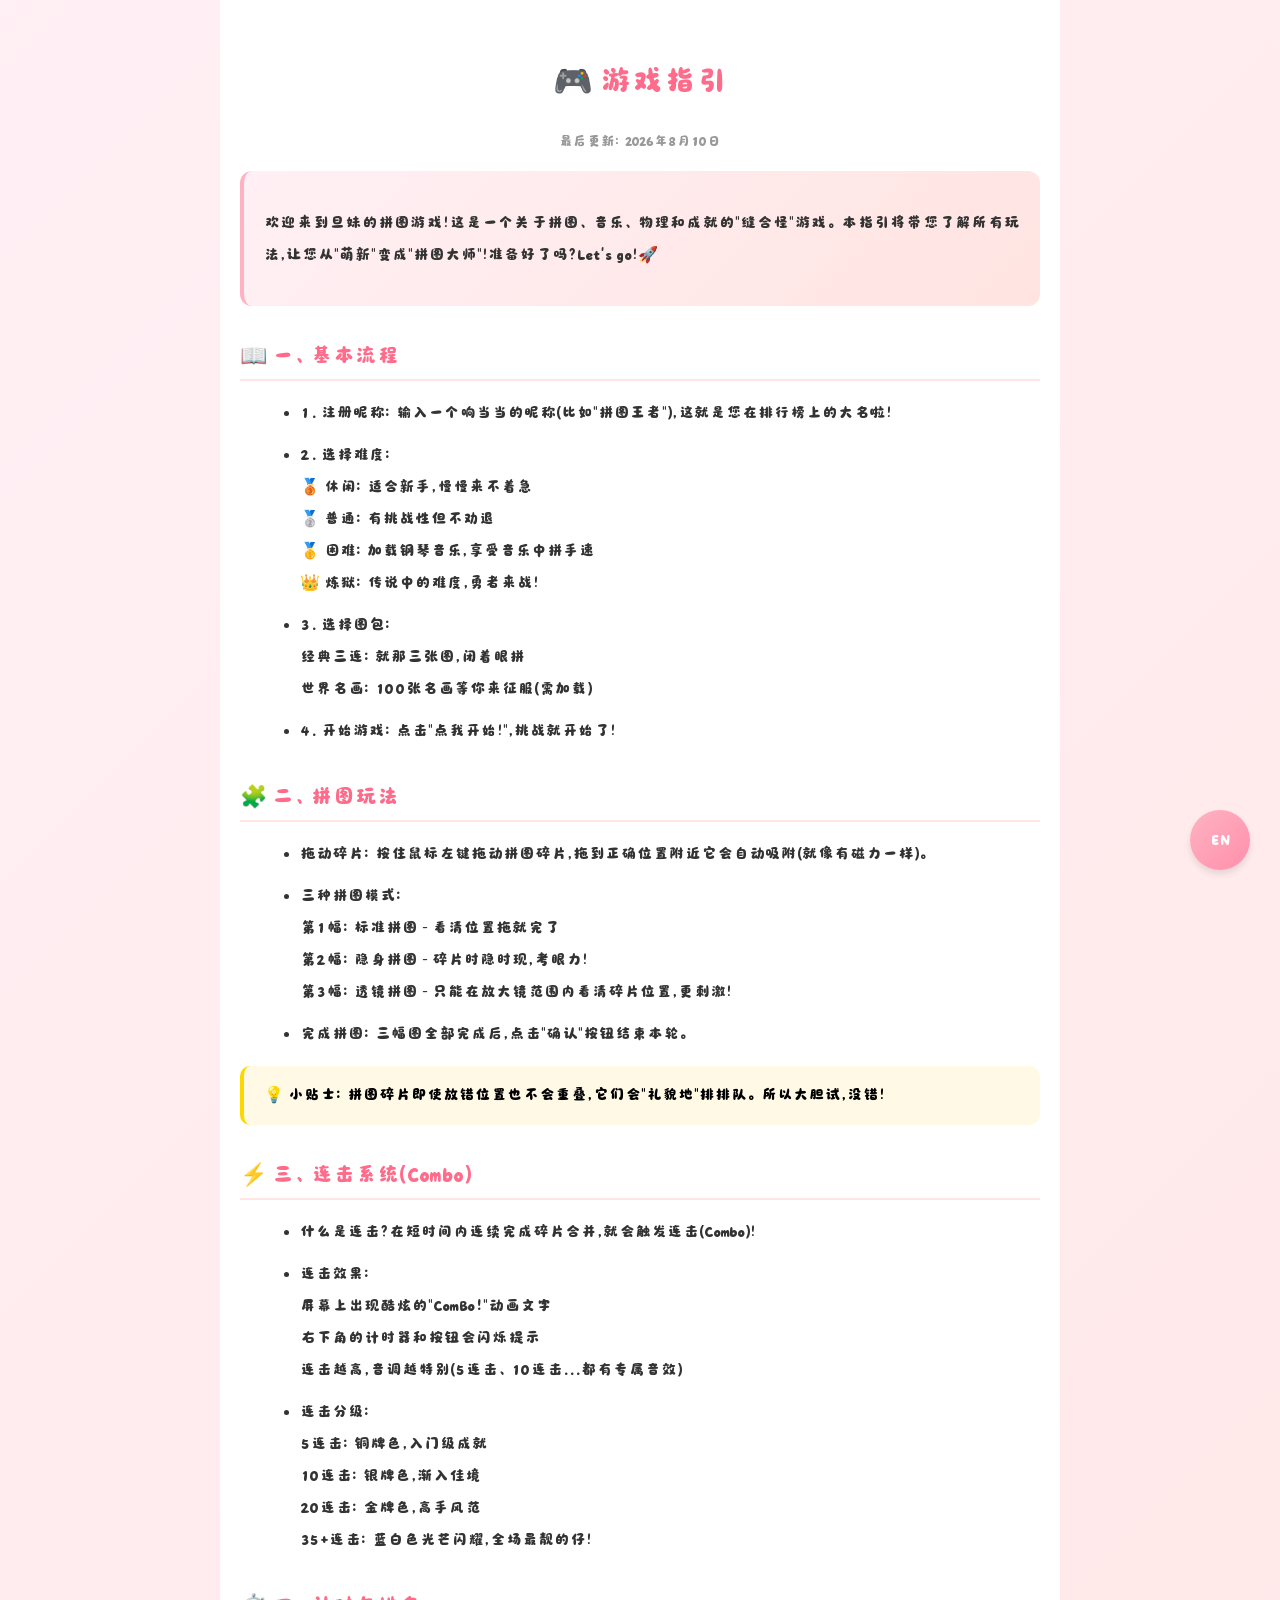
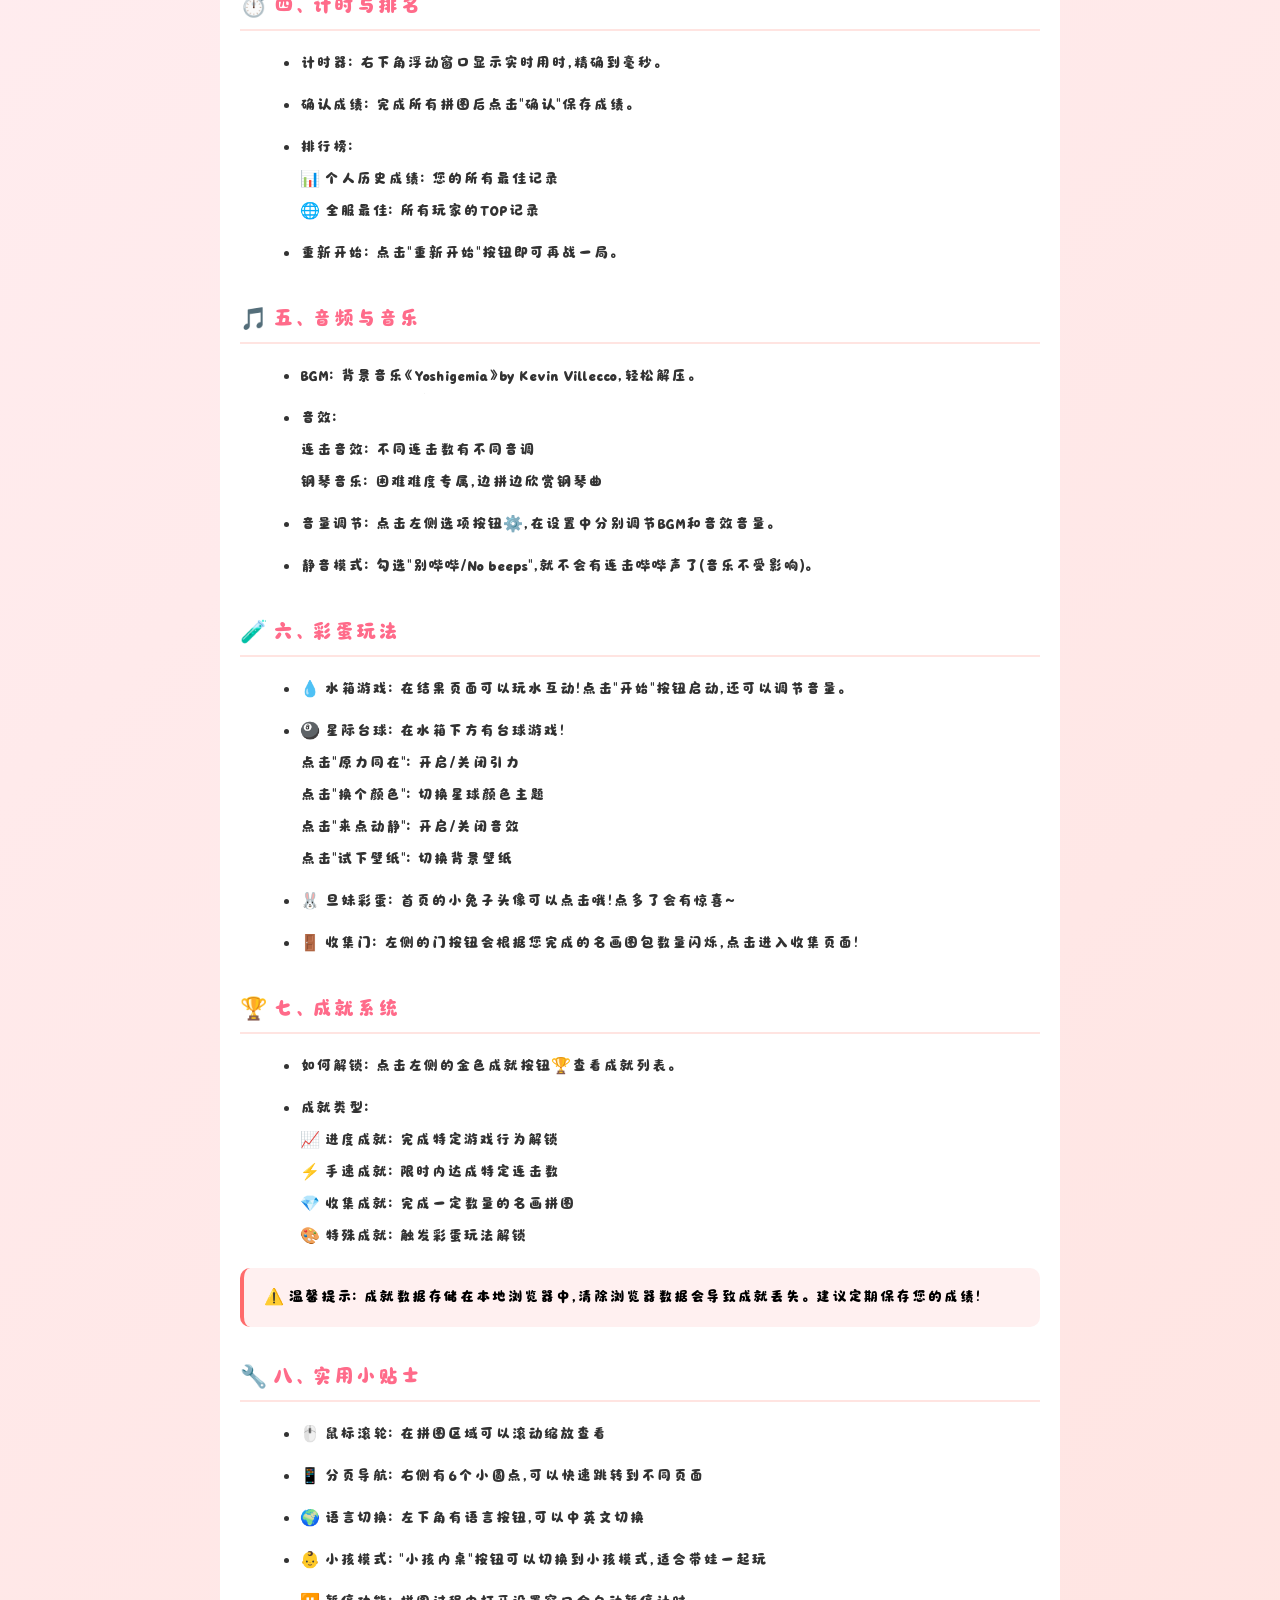
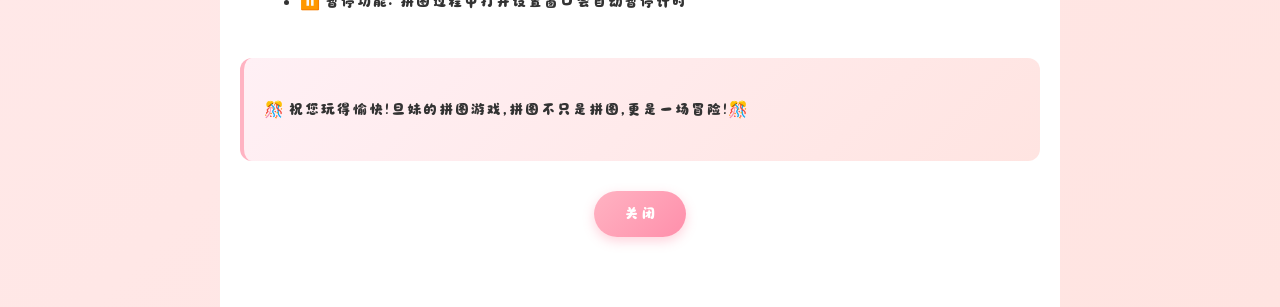
<file: guide.html>
<!DOCTYPE html>
<html lang="zh">
<head>
    <meta charset="UTF-8">
    <title>游戏指引 - 旦妹的拼图游戏</title>
    <link rel="stylesheet" href="style.css">
    <style>
        body {
            margin: 0;
            padding: 0;
            background: linear-gradient(135deg, #fff0f5 0%, #ffe4e1 100%);
            overflow-y: scroll;
        }
        
        .guide-container {
            max-width: 800px;
            margin: 0 auto;
            padding: 40px 20px;
            background-color: #fff;
            min-height: 100vh;
        }
        
        .floating-lang-container {
            position: fixed !important;
            bottom: 30px !important;
            right: 30px !important;
            left: auto !important;
            z-index: 999 !important;
            display: block !important;
            flex-direction: row !important;
        }
        
        .floating-lang-btn {
            width: 60px;
            height: 60px;
            border-radius: 50%;
            background: linear-gradient(135deg, #ffb3c2 0%, #ff8fab 100%);
            border: none;
            cursor: pointer;
            box-shadow: 0 4px 6px rgba(0, 0, 0, 0.1);
            display: flex;
            align-items: center;
            justify-content: center;
            font-family: 'CustomFont', Arial, sans-serif;
            font-size: 16px;
            font-weight: bold;
            color: #ffffff;
            transition: transform 0.3s ease, background 0.3s ease;
        }
        
        .floating-lang-btn:hover {
            transform: scale(1.1);
            background: linear-gradient(135deg, #ff8fab 0%, #ff6b8a 100%);
        }
        
        .guide-container h1 {
            text-align: center;
            color: #ff6b8a;
            margin-bottom: 30px;
            font-size: 32px;
        }
        
        .guide-container h2 {
            color: #ff6b8a;
            margin-top: 35px;
            margin-bottom: 15px;
            font-size: 22px;
            border-bottom: 2px solid #ffe4e1;
            padding-bottom: 8px;
        }
        
        .guide-container p {
            color: #333;
            line-height: 2;
            margin-bottom: 15px;
            text-align: justify;
            font-size: 16px;
        }
        
        .guide-container ul {
            margin-left: 20px;
            line-height: 2;
        }
        
        .guide-container li {
            margin-bottom: 10px;
            color: #333;
            font-size: 16px;
        }
        
        .highlight {
            background: linear-gradient(135deg, #fff0f5 0%, #ffe4e1 100%);
            padding: 20px;
            border-radius: 12px;
            margin: 20px 0;
            border-left: 4px solid #ffb3c2;
        }
        
        .tip {
            background: #fff9e6;
            padding: 15px 20px;
            border-radius: 10px;
            margin: 15px 0;
            border-left: 4px solid #ffd700;
            line-height: 1.8;
        }
        
        .tip strong {
            color: #cc9900;
        }
        
        .warning {
            background: #fff0f0;
            padding: 15px 20px;
            border-radius: 10px;
            margin: 15px 0;
            border-left: 4px solid #ff6b6b;
            line-height: 1.8;
        }
        
        .center-btn {
            text-align: center;
            margin: 30px 0;
        }
        
        .back-btn {
            background: linear-gradient(135deg, #ffb3c2 0%, #ff8fab 100%);
            color: white;
            border: none;
            border-radius: 25px;
            padding: 12px 30px;
            font-size: 16px;
            font-weight: bold;
            cursor: pointer;
            transition: transform 0.3s ease;
            box-shadow: 0 4px 12px rgba(255, 107, 138, 0.3);
        }
        
        .back-btn:hover {
            transform: scale(1.05);
        }
        
        .last-updated {
            font-size: 14px;
            color: #999;
            text-align: center;
            margin-bottom: 20px;
        }
    </style>
</head>
<body>
    <div class="guide-container">
        <h1 id="pageTitle">🎮 游戏指引</h1>
        <div class="last-updated" id="lastUpdated">最后更新：2026年8月10日</div>
        
        <div class="highlight">
            <p id="intro">欢迎来到<b>旦妹的拼图游戏</b>！这是一个集拼图、音乐、物理、成就于一身的"缝合怪"游戏。本指引将带您了解所有玩法，让您从"萌新"变成"拼图大师"！准备好了吗？Let's go！🚀</p>
        </div>

        <h2 id="section1">📖 一、基本流程</h2>
        <ul>
            <li id="section1Item1"><b>1. 注册昵称：</b>输入一个响当当的昵称（比如"拼图王者"），这就是您在排行榜上的大名啦！</li>
            <li id="section1Item2"><b>2. 选择难度：</b>
                <ul>
                    <li>🥉 <b>休闲</b>：适合新手，慢慢来不着急</li>
                    <li>🥈 <b>普通</b>：有挑战性但不劝退</li>
                    <li>🥇 <b>困难</b>：需要加载钢琴音乐，手速与听力的双重考验</li>
                    <li>👑 <b>炼狱</b>：传说中的难度，勇者来战！</li>
                </ul>
            </li>
            <li id="section1Item3"><b>3. 选择图包：</b>
                <ul>
                    <li>经典三连：就那三张图，闭着眼拼</li>
                    <li>世界名画：100张名画等你来征服（需加载）</li>
                </ul>
            </li>
            <li id="section1Item4"><b>4. 开始游戏：</b>点击"点我开始！"，挑战就开始了！</li>
        </ul>

        <h2 id="section2">🧩 二、拼图玩法</h2>
        <ul>
            <li id="section2Item1"><b>拖动碎片：</b>按住鼠标左键拖动拼图碎片，拖到正确位置附近它会自动吸附（就像有磁力一样）。</li>
            <li id="section2Item2"><b>三种拼图模式：</b>
                <ul>
                    <li>第1幅：标准拼图 - 看清位置拖就完了</li>
                    <li>第2幅：<b>隐身拼图</b> - 碎片接近正确位置才显形，考眼力！</li>
                    <li>第3幅：<b>透镜拼图</b> - 只能在放大镜范围内看清碎片位置，更刺激！</li>
                </ul>
            </li>
            <li id="section2Item3"><b>完成拼图：</b>三幅图全部完成后，点击"确认"按钮结束本轮。</li>
        </ul>

        <div class="tip" id="tip1">
            <strong>💡 小贴士：</strong>拼图碎片即使放错位置也不会重叠，它们会"礼貌地"排排队。所以大胆试，没错！
        </div>

        <h2 id="section3">⚡ 三、连击系统（Combo）</h2>
        <ul>
            <li id="section3Item1"><b>什么是连击？</b>在短时间内（2秒）连续完成碎片合并，就会触发连击（Combo）！</li>
            <li id="section3Item2"><b>连击效果：</b>
                <ul>
                    <li>屏幕上出现酷炫的"ComBo!"动画文字</li>
                    <li>右下角的计时器和按钮会闪烁提示</li>
                    <li>连击越高，音调越特别（5连击、10连击...都有专属音效）</li>
                </ul>
            </li>
            <li id="section3Item3"><b>连击分级：</b>
                <ul>
                    <li>5连击：铜牌色，入门级成就</li>
                    <li>10连击：银牌色，渐入佳境</li>
                    <li>20连击：金牌色，高手风范</li>
                    <li>35+连击：蓝白色光芒闪耀，全场最靓的仔！</li>
                </ul>
            </li>
        </ul>

        <h2 id="section4">⏱️ 四、计时与排名</h2>
        <ul>
            <li id="section4Item1"><b>计时器：</b>右下角浮动窗口显示实时用时，精确到毫秒。</li>
            <li id="section4Item2"><b>确认成绩：</b>完成所有拼图后点击"确认"保存成绩。</li>
            <li id="section4Item3"><b>排行榜：</b>
                <ul>
                    <li>📊 个人历史成绩：您的所有最佳记录</li>
                    <li>🌐 全服最佳：所有玩家的TOP记录</li>
                </ul>
            </li>
            <li id="section4Item4"><b>重新开始：</b>点击"重新开始"按钮即可再战一局。</li>
        </ul>

        <h2 id="section5">🎵 五、音频与音乐</h2>
        <ul>
            <li id="section5Item1"><b>BGM：</b>背景音乐《Yoshigemia》by Kevin Villecco，轻松解压。</li>
            <li id="section5Item2"><b>音效：</b>
                <ul>
                    <li>碎片放置："啵"的一声，清脆悦耳</li>
                    <li>合并成功："叮"的一声，成就感拉满</li>
                    <li>连击音效：不同连击数有不同音调</li>
                    <li>钢琴音乐：困难难度专属，边拼边欣赏钢琴曲</li>
                </ul>
            </li>
            <li id="section5Item3"><b>音量调节：</b>点击左侧选项按钮⚙️，在设置中分别调节BGM和音效音量。</li>
            <li id="section5Item4"><b>静音模式：</b>勾选"别哔哔/No beeps"，就不会有连击哔哔声了（音乐不受影响）。</li>
        </ul>

        <h2 id="section6">🧪 六、彩蛋玩法</h2>
        <ul>
            <li id="section6Item1"><b>💧 水箱游戏：</b>在结果页面可以玩水互动！点击"开始"按钮启动，还可以调节音量。</li>
            <li id="section6Item2"><b>🎱 星际台球：</b>在水箱下方有台球游戏！
                <ul>
                    <li>点击"原力同在"：开启/关闭引力</li>
                    <li>点击"换个颜色"：切换星球颜色主题</li>
                    <li>点击"来点动静"：开启/关闭音效</li>
                    <li>点击"试下壁纸"：切换背景壁纸</li>
                </ul>
            </li>
            <li id="section6Item3"><b>🐰 旦妹彩蛋：</b>首页的小兔子头像可以点击哦！点多了会有惊喜~</li>
            <li id="section6Item4"><b>🚪 收集门：</b>左侧的门按钮会根据您完成的名画图包数量闪烁，点击进入收集页面！</li>
        </ul>

        <h2 id="section7">🏆 七、成就系统</h2>
        <ul>
            <li id="section7Item1"><b>如何解锁：</b>点击左侧的金色成就按钮🏆查看成就列表。</li>
            <li id="section7Item2"><b>成就类型：</b>
                <ul>
                    <li>📈 进度成就：完成特定游戏行为解锁</li>
                    <li>⚡ 手速成就：限时内达成特定连击数</li>
                    <li>💎 收集成就：完成一定数量的名画拼图</li>
                    <li>🎨 特殊成就：触发彩蛋玩法解锁</li>
                </ul>
            </li>
        </ul>

        <div class="warning" id="warning1">
            <strong>⚠️ 温馨提示：</strong>成就数据存储在本地浏览器中，清除浏览器数据会导致成就丢失。建议定期保存您的成绩！
        </div>

        <h2 id="section8">🔧 八、实用小贴士</h2>
        <ul>
            <li id="section8Item1">🖱️ <b>鼠标滚轮：</b>在拼图区域可以滚动缩放查看</li>
            <li id="section8Item2">📱 <b>分页导航：</b>右侧有6个小圆点，可以快速跳转到不同页面</li>
            <li id="section8Item3">🌍 <b>语言切换：</b>左下角有语言按钮，可以中英文切换</li>
            <li id="section8Item4">👶 <b>小孩模式：</b>"小孩内桌"按钮可以切换到小孩模式，适合带娃一起玩</li>
            <li id="section8Item5">⏸️ <b>暂停功能：</b>拼图过程中打开设置窗口会自动暂停计时</li>
        </ul>

        <div class="highlight" style="text-align: center; margin-top: 40px;">
            <p id="ending">🎊 祝您玩得愉快！旦妹的拼图游戏，拼图不只是拼图，更是一场冒险！🎊</p>
        </div>

        <div class="center-btn">
            <button class="back-btn" onclick="window.close()">关闭</button>
        </div>
    </div>

    <!-- Floating Language Switch Button -->
    <div class="floating-lang-container">
        <button id="floatingLangBtn" class="floating-lang-btn">EN</button>
    </div>

    <script>
        let currentLang = localStorage.getItem("preferredLang") === "en" ? "en" : "zh";

        const translations = {
            zh: {
                pageTitle: "🎮 游戏指引",
                lastUpdated: "最后更新：2026年8月10日",
                intro: "欢迎来到<b>旦妹的拼图游戏</b>！这是一个关于拼图、音乐、物理和成就的\"缝合怪\"游戏。本指引将带您了解所有玩法，让您从\"萌新\"变成\"拼图大师\"！准备好了吗？Let's go！🚀",
                section1: "📖 一、基本流程",
                section1Item1: "<b>1. 注册昵称：</b>输入一个响当当的昵称（比如\"拼图王者\"），这就是您在排行榜上的大名啦！",
                section1Item2: "<b>2. 选择难度：</b><br>🥉 <b>休闲</b>：适合新手，慢慢来不着急<br>🥈 <b>普通</b>：有挑战性但不劝退<br>🥇 <b>困难</b>：加载钢琴音乐，享受音乐中拼手速<br>👑 <b>炼狱</b>：传说中的难度，勇者来战！",
                section1Item3: "<b>3. 选择图包：</b><br>经典三连：就那三张图，闭着眼拼<br>世界名画：100张名画等你来征服（需加载）",
                section1Item4: "<b>4. 开始游戏：</b>点击\"点我开始！\"，挑战就开始了！",
                section2: "🧩 二、拼图玩法",
                section2Item1: "<b>拖动碎片：</b>按住鼠标左键拖动拼图碎片，拖到正确位置附近它会自动吸附（就像有磁力一样）。",
                section2Item2: "<b>三种拼图模式：</b><br>第1幅：标准拼图 - 看清位置拖就完了<br>第2幅：<b>隐身拼图</b> - 碎片时隐时现，考眼力！<br>第3幅：<b>透镜拼图</b> - 只能在放大镜范围内看清碎片位置，更刺激！",
                section2Item3: "<b>完成拼图：</b>三幅图全部完成后，点击\"确认\"按钮结束本轮。",
                tip1: "💡 小贴士：拼图碎片即使放错位置也不会重叠，它们会\"礼貌地\"排排队。所以大胆试，没错！",
                section3: "⚡ 三、连击系统（Combo）",
                section3Item1: "<b>什么是连击？</b>在短时间内连续完成碎片合并，就会触发连击（Combo）！",
                section3Item2: "<b>连击效果：</b><br>屏幕上出现酷炫的\"ComBo!\"动画文字<br>右下角的计时器和按钮会闪烁提示<br>连击越高，音调越特别（5连击、10连击...都有专属音效）",
                section3Item3: "<b>连击分级：</b><br>5连击：铜牌色，入门级成就<br>10连击：银牌色，渐入佳境<br>20连击：金牌色，高手风范<br>35+连击：蓝白色光芒闪耀，全场最靓的仔！",
                section4: "⏱️ 四、计时与排名",
                section4Item1: "<b>计时器：</b>右下角浮动窗口显示实时用时，精确到毫秒。",
                section4Item2: "<b>确认成绩：</b>完成所有拼图后点击\"确认\"保存成绩。",
                section4Item3: "<b>排行榜：</b><br>📊 个人历史成绩：您的所有最佳记录<br>🌐 全服最佳：所有玩家的TOP记录",
                section4Item4: "<b>重新开始：</b>点击\"重新开始\"按钮即可再战一局。",
                section5: "🎵 五、音频与音乐",
                section5Item1: "<b>BGM：</b>背景音乐《Yoshigemia》by Kevin Villecco，轻松解压。",
                section5Item2: "<b>音效：</b><br>连击音效：不同连击数有不同音调<br>钢琴音乐：困难难度专属，边拼边欣赏钢琴曲",
                section5Item3: "<b>音量调节：</b>点击左侧选项按钮⚙️，在设置中分别调节BGM和音效音量。",
                section5Item4: "<b>静音模式：</b>勾选\"别哔哔/No beeps\"，就不会有连击哔哔声了（音乐不受影响）。",
                section6: "🧪 六、彩蛋玩法",
                section6Item1: "<b>💧 水箱游戏：</b>在结果页面可以玩水互动！点击\"开始\"按钮启动，还可以调节音量。",
                section6Item2: "<b>🎱 星际台球：</b>在水箱下方有台球游戏！<br>点击\"原力同在\"：开启/关闭引力<br>点击\"换个颜色\"：切换星球颜色主题<br>点击\"来点动静\"：开启/关闭音效<br>点击\"试下壁纸\"：切换背景壁纸",
                section6Item3: "<b>🐰 旦妹彩蛋：</b>首页的小兔子头像可以点击哦！点多了会有惊喜~",
                section6Item4: "<b>🚪 收集门：</b>左侧的门按钮会根据您完成的名画图包数量闪烁，点击进入收集页面！",
                section7: "🏆 七、成就系统",
                section7Item1: "<b>如何解锁：</b>点击左侧的金色成就按钮🏆查看成就列表。",
                section7Item2: "<b>成就类型：</b><br>📈 进度成就：完成特定游戏行为解锁<br>⚡ 手速成就：限时内达成特定连击数<br>💎 收集成就：完成一定数量的名画拼图<br>🎨 特殊成就：触发彩蛋玩法解锁",
                warning1: "⚠️ 温馨提示：成就数据存储在本地浏览器中，清除浏览器数据会导致成就丢失。建议定期保存您的成绩！",
                section8: "🔧 八、实用小贴士",
                section8Item1: "🖱️ <b>鼠标滚轮：</b>在拼图区域可以滚动缩放查看",
                section8Item2: "📱 <b>分页导航：</b>右侧有6个小圆点，可以快速跳转到不同页面",
                section8Item3: "🌍 <b>语言切换：</b>左下角有语言按钮，可以中英文切换",
                section8Item4: "👶 <b>小孩模式：</b>\"小孩内桌\"按钮可以切换到小孩模式，适合带娃一起玩",
                section8Item5: "⏸️ <b>暂停功能：</b>拼图过程中打开设置窗口会自动暂停计时",
                ending: "🎊 祝您玩得愉快！旦妹的拼图游戏，拼图不只是拼图，更是一场冒险！🎊",
                langBtn: "EN"
            },
            en: {
                pageTitle: "🎮 Game Guide",
                lastUpdated: "Last Updated: August 10, 2026",
                intro: "Welcome to <b>Ella's Jigsaw Puzzle Game</b>! This is a \"Frankenstein's monster\" game combining puzzles, music, physics, and achievements. This guide will walk you through all the gameplay features, turning you from a \"newbie\" to a \"puzzle master\"! Ready? Let's go! 🚀",
                section1: "📖 I. Basic Flow",
                section1Item1: "<b>1. Register Nickname:</b> Enter a cool nickname (like \"Puzzle King\") - this is your name on the leaderboard!",
                section1Item2: "<b>2. Choose Difficulty:</b><br>🥉 <b>Casual</b>: For beginners, take your time<br>🥈 <b>Normal</b>: Challenging but fair<br>🥇 <b>Hard</b>: Requires loading piano music, tests speed in music<br>👑 <b>Purgatory</b>: Legendary difficulty, only for the brave!",
                section1Item3: "<b>3. Choose Image Pack:</b><br>Classic Trio: Just those three images, piece them with your eyes closed<br>World Masterpieces: 100 famous paintings await (needs loading)",
                section1Item4: "<b>4. Start Game:</b> Click \"Start!\" and the challenge begins!",
                section2: "🧩 II. Puzzle Gameplay",
                section2Item1: "<b>Drag Pieces:</b> Hold left mouse button to drag puzzle pieces. When near the correct position, they auto-snap (magnetic!)",
                section2Item2: "<b>Three Puzzle Modes:</b><br>Puzzle 1: Standard puzzle - just drag to the right spot<br>Puzzle 2: <b>Invisible puzzle</b> - pieces are hidden, then revealed, tests your eyes!<br>Puzzle 3: <b>Lens puzzle</b> - only see clearly through the magnifier range, more exciting!",
                section2Item3: "<b>Complete Puzzle:</b> After all three puzzles are done, click the \"Confirm\" button to end the round.",
                tip1: "💡 Tip: Puzzle pieces won't overlap even if placed wrong - they \"politely\" queue up. So try boldly, it's always right!",
                section3: "⚡ III. Combo System",
                section3Item1: "<b>What is Combo?</b> Complete piece merges continuously within a short time to trigger a Combo!",
                section3Item2: "<b>Combo Effects:</b><br>Cool \"ComBo!\" animation text appears on screen<br>Timer and buttons in bottom-right flash to alert<br>Higher combos have unique sounds (5-combo, 10-combo... each has its own sound)",
                section3Item3: "<b>Combo Levels:</b><br>5 Combo: Bronze, entry-level achievement<br>10 Combo: Silver, getting started<br>20 Combo: Gold, master style<br>35+ Combo: Blue-white glow, the coolest on stage!",
                section4: "⏱️ IV. Timer & Ranking",
                section4Item1: "<b>Timer:</b> Floating window in bottom-right shows real-time usage, precise to milliseconds.",
                section4Item2: "<b>Save Score:</b> Click \"Confirm\" after completing all puzzles to save your score.",
                section4Item3: "<b>Leaderboard:</b><br>📊 Personal Best: Your all-time best records<br>🌐 Global Best: TOP records from all players",
                section4Item4: "<b>Restart:</b> Click the \"Restart\" button to play again.",
                section5: "🎵 V. Audio & Music",
                section5Item1: "<b>BGM:</b> Background music \"Yoshigemia\" by Kevin Villecco, relaxing and stress-relieving.",
                section5Item2: "<b>Sound Effects:</b><br>Combo sounds: Different tones for different combo counts<br>Piano music: Exclusive on Hard difficulty, enjoy while puzzling",
                section5Item3: "<b>Volume Control:</b> Click the ⚙️ options button on the left to adjust BGM and SFX volumes separately.",
                section5Item4: "<b>Mute Mode:</b> Check \"No beeps\" to disable combo beeps (music is not affected).",
                section6: "🧪 VI. Surprise Gameplay",
                section6Item1: "<b>💧 Water Tank:</b> Play with water interactions on the results page! Click \"Start\" to begin, adjust volume as needed.",
                section6Item2: "<b>🎱 Interstellar Billiards:</b> There's a billiards game below the water tank!<br>Click \"Force\": Toggle gravity on/off<br>Click \"Change Color\": Switch planet color themes<br>Click \"Make Sound\": Toggle sound effects<br>Click \"Try Wallpaper\": Switch background wallpapers",
                section6Item3: "<b>🐰 Danmei Surprise:</b> The bunny avatar on the homepage is clickable! Click enough times for a surprise~",
                section6Item4: "<b>🚪 Collection Door:</b> The door button on the left flashes based on how many masterpieces you've completed. Click to enter the collection page!",
                section7: "🏆 VII. Achievement System",
                section7Item1: "<b>How to Unlock:</b> Click the golden achievement button 🏆 on the left to view the achievement list.",
                section7Item2: "<b>Achievement Types:</b><br>📈 Progress: Unlocked by completing specific game actions<br>⚡ Speed: Reach specific combo counts within time limits<br>💎 Collection: Complete a certain number of masterpiece puzzles<br>🎨 Special: Triggered by easter egg gameplay",
                warning1: "⚠️ Note: Achievement data is stored in your browser locally. Clearing browser data will cause achievements to be lost. Save your scores regularly!",
                section8: "🔧 VIII. Useful Tips",
                section8Item1: "🖱️ <b>Mouse Wheel:</b> Scroll in puzzle area to zoom in/out",
                section8Item2: "📱 <b>Page Navigation:</b> Six dots on the right to quickly jump between pages",
                section8Item3: "🌍 <b>Language Toggle:</b> Language button at bottom-left for Chinese/English switching",
                section8Item4: "👶 <b>Kid Mode:</b> \"Kid Mode\" button for kid-friendly mode, great for playing with children",
                section8Item5: "⏸️ <b>Pause Function:</b> Opening settings during play automatically pauses the timer",
                ending: "🎊 Have fun! Danmei's puzzle game - puzzling is not just puzzling, it's an adventure! 🎊",
                langBtn: "中文"
            }
        };

        function updateLanguage() {
            document.getElementById('floatingLangBtn').textContent = translations[currentLang].langBtn;
            document.getElementById('pageTitle').innerHTML = translations[currentLang].pageTitle;
            document.getElementById('lastUpdated').textContent = translations[currentLang].lastUpdated;
            document.getElementById('intro').innerHTML = translations[currentLang].intro;
            document.getElementById('section1').textContent = translations[currentLang].section1;
            document.getElementById('section1Item1').innerHTML = translations[currentLang].section1Item1;
            document.getElementById('section1Item2').innerHTML = translations[currentLang].section1Item2;
            document.getElementById('section1Item3').innerHTML = translations[currentLang].section1Item3;
            document.getElementById('section1Item4').innerHTML = translations[currentLang].section1Item4;
            document.getElementById('section2').textContent = translations[currentLang].section2;
            document.getElementById('section2Item1').innerHTML = translations[currentLang].section2Item1;
            document.getElementById('section2Item2').innerHTML = translations[currentLang].section2Item2;
            document.getElementById('section2Item3').innerHTML = translations[currentLang].section2Item3;
            document.getElementById('tip1').innerHTML = translations[currentLang].tip1;
            document.getElementById('section3').textContent = translations[currentLang].section3;
            document.getElementById('section3Item1').innerHTML = translations[currentLang].section3Item1;
            document.getElementById('section3Item2').innerHTML = translations[currentLang].section3Item2;
            document.getElementById('section3Item3').innerHTML = translations[currentLang].section3Item3;
            document.getElementById('section4').textContent = translations[currentLang].section4;
            document.getElementById('section4Item1').innerHTML = translations[currentLang].section4Item1;
            document.getElementById('section4Item2').innerHTML = translations[currentLang].section4Item2;
            document.getElementById('section4Item3').innerHTML = translations[currentLang].section4Item3;
            document.getElementById('section4Item4').innerHTML = translations[currentLang].section4Item4;
            document.getElementById('section5').textContent = translations[currentLang].section5;
            document.getElementById('section5Item1').innerHTML = translations[currentLang].section5Item1;
            document.getElementById('section5Item2').innerHTML = translations[currentLang].section5Item2;
            document.getElementById('section5Item3').innerHTML = translations[currentLang].section5Item3;
            document.getElementById('section5Item4').innerHTML = translations[currentLang].section5Item4;
            document.getElementById('section6').textContent = translations[currentLang].section6;
            document.getElementById('section6Item1').innerHTML = translations[currentLang].section6Item1;
            document.getElementById('section6Item2').innerHTML = translations[currentLang].section6Item2;
            document.getElementById('section6Item3').innerHTML = translations[currentLang].section6Item3;
            document.getElementById('section6Item4').innerHTML = translations[currentLang].section6Item4;
            document.getElementById('section7').textContent = translations[currentLang].section7;
            document.getElementById('section7Item1').innerHTML = translations[currentLang].section7Item1;
            document.getElementById('section7Item2').innerHTML = translations[currentLang].section7Item2;
            document.getElementById('warning1').innerHTML = translations[currentLang].warning1;
            document.getElementById('section8').textContent = translations[currentLang].section8;
            document.getElementById('section8Item1').innerHTML = translations[currentLang].section8Item1;
            document.getElementById('section8Item2').innerHTML = translations[currentLang].section8Item2;
            document.getElementById('section8Item3').innerHTML = translations[currentLang].section8Item3;
            document.getElementById('section8Item4').innerHTML = translations[currentLang].section8Item4;
            document.getElementById('section8Item5').innerHTML = translations[currentLang].section8Item5;
            document.getElementById('ending').innerHTML = translations[currentLang].ending;
        }

        // Apply saved language on load
        updateLanguage();

        // Language button event
        document.getElementById('floatingLangBtn').addEventListener('click', function() {
            currentLang = currentLang === 'zh' ? 'en' : 'zh';
            localStorage.setItem("preferredLang", currentLang);
            updateLanguage();
        });

    </script>
</body>
</html>
</file>
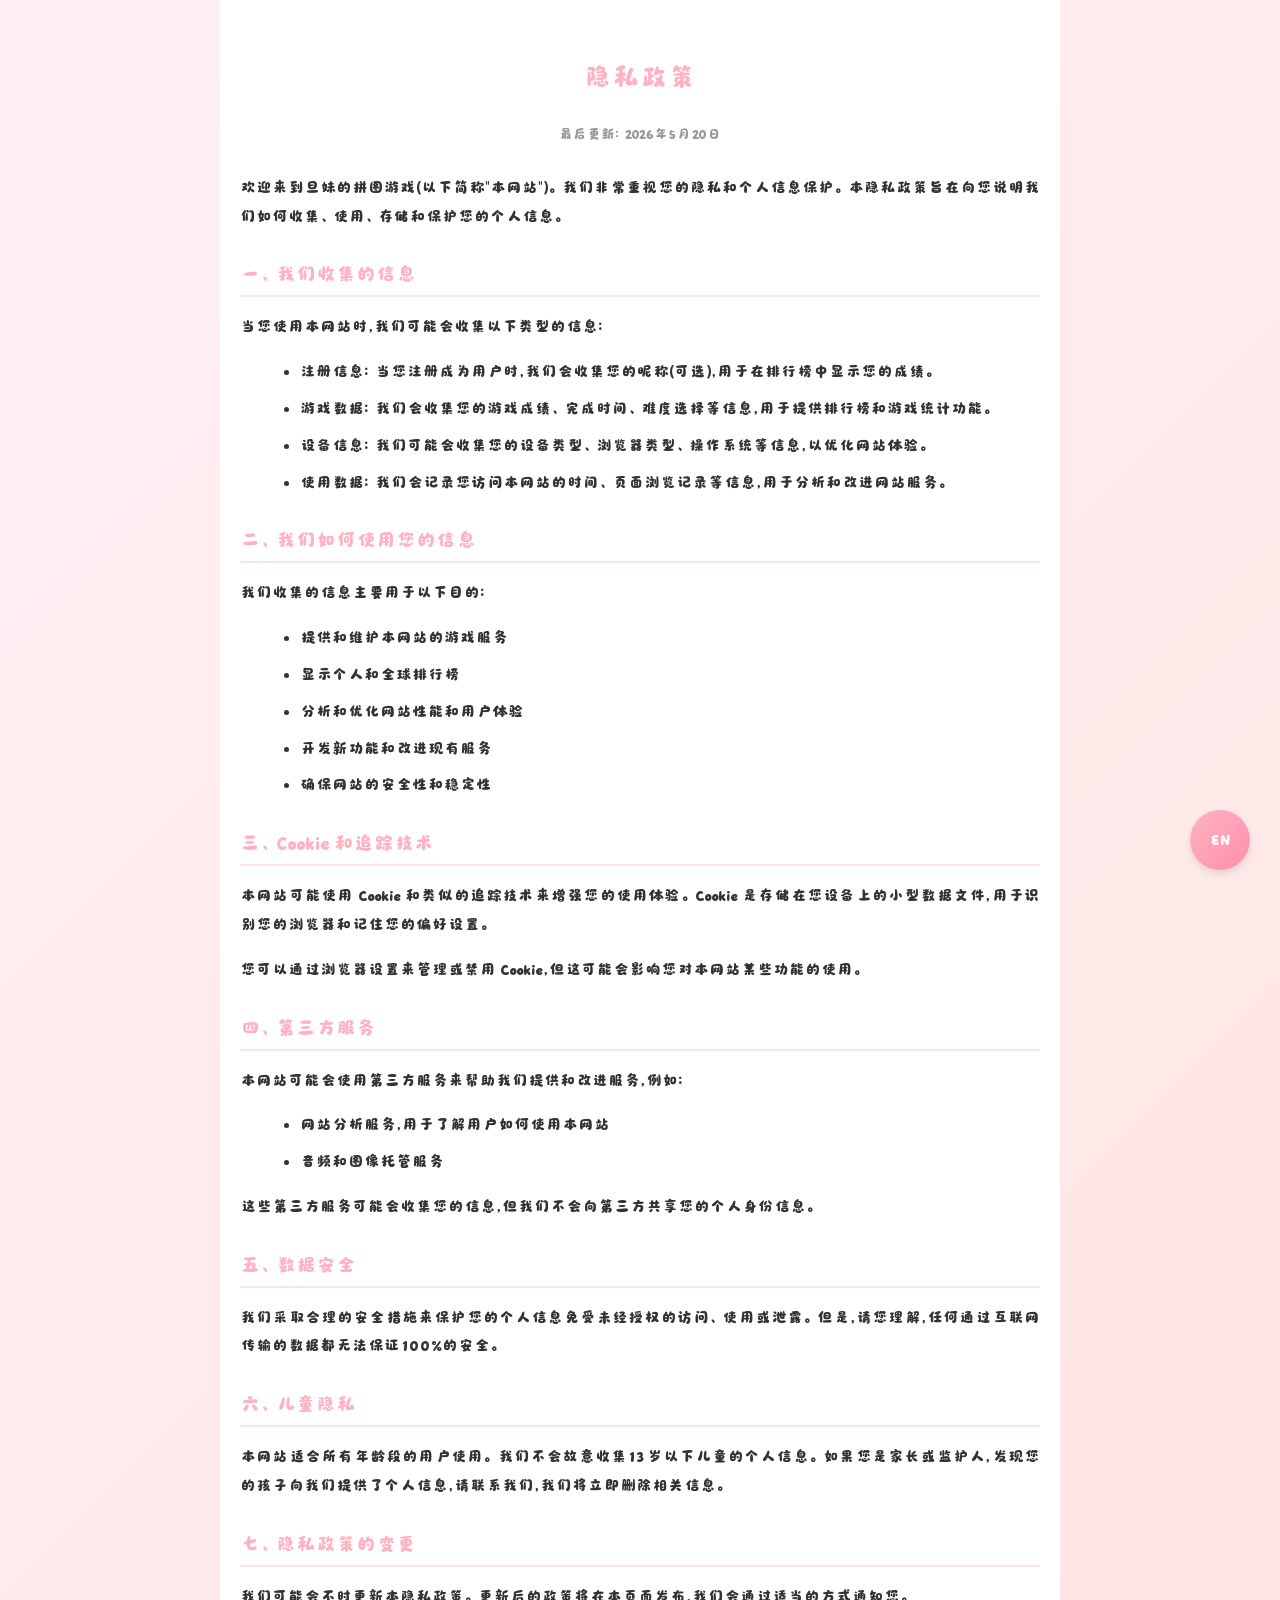
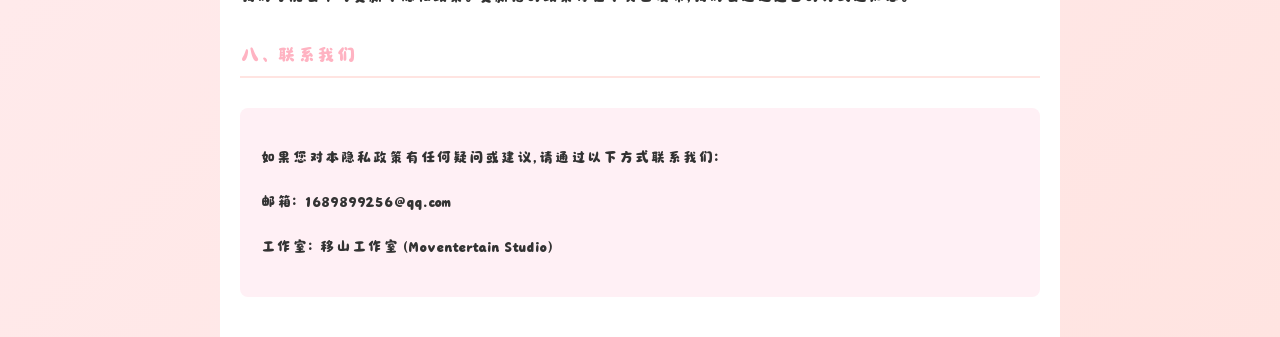
<file: privacy.html>
<!DOCTYPE html>
<html lang="zh">
<head>
    <meta charset="UTF-8">
    <title>隐私政策 - 旦妹的拼图游戏</title>
    <link rel="stylesheet" href="style.css">
    <style>
        body {
            margin: 0;
            padding: 0;
            background: linear-gradient(135deg, #fff0f5 0%, #ffe4e1 100%);
            overflow-y: scroll;
        }
        
        .privacy-container {
            max-width: 800px;
            margin: 0 auto;
            padding: 40px 20px;
            background-color: #fff;
            min-height: 100vh;
        }
        
        /* Floating Language Button Styles - override style.css */
        .floating-lang-container {
            position: fixed !important;
            bottom: 30px !important;
            right: 30px !important;
            left: auto !important;
            z-index: 999 !important;
            display: block !important;
            flex-direction: row !important;
        }
        
        .floating-lang-btn {
            width: 60px;
            height: 60px;
            border-radius: 50%;
            background: linear-gradient(135deg, #ffb3c2 0%, #ff8fab 100%);
            border: none;
            cursor: pointer;
            box-shadow: 0 4px 6px rgba(0, 0, 0, 0.1);
            display: flex;
            align-items: center;
            justify-content: center;
            font-family: 'CustomFont', Arial, sans-serif;
            font-size: 16px;
            font-weight: bold;
            color: #ffffff;
            transition: transform 0.3s ease, background 0.3s ease;
        }
        
        .floating-lang-btn:hover {
            transform: scale(1.1);
            background: linear-gradient(135deg, #ff8fab 0%, #ff6b8a 100%);
        }
        
        .privacy-container h1 {
            text-align: center;
            color: #ffb3c2;
            margin-bottom: 30px;
            font-size: 28px;
        }
        
        .privacy-container h2 {
            color: #ffb3c2;
            margin-top: 30px;
            margin-bottom: 15px;
            font-size: 20px;
            border-bottom: 2px solid #ffe4e1;
            padding-bottom: 8px;
        }
        
        .privacy-container p {
            color: #333;
            line-height: 1.8;
            margin-bottom: 15px;
            text-align: justify;
        }
        
        .privacy-container ul {
            margin-left: 20px;
            line-height: 1.8;
        }
        
        .privacy-container li {
            margin-bottom: 8px;
            color: #333;
        }
        
        .privacy-container .contact-info {
            background-color: #fff0f5;
            padding: 20px;
            border-radius: 8px;
            margin-top: 30px;
        }
        
        .last-updated {
            font-size: 14px;
            color: #999;
            text-align: center;
            margin-bottom: 30px;
        }
    </style>
</head>
<body>
    <div class="privacy-container">
        <h1 id="pageTitle">隐私政策</h1>
        <div class="last-updated" id="lastUpdated">最后更新：2026年5月20日</div>
        
        <p id="intro">欢迎来到旦妹的拼图游戏（以下简称"本网站"）。我们非常重视您的隐私和个人信息保护。本隐私政策旨在向您说明我们如何收集、使用、存储和保护您的个人信息。</p>
        
        <h2 id="section1">一、我们收集的信息</h2>
        <p id="section1Content">当您使用本网站时，我们可能会收集以下类型的信息：</p>
        <ul>
            <li id="section1Item1"><strong>注册信息：</strong>当您注册成为用户时，我们会收集您的昵称（可选），用于在排行榜中显示您的成绩。</li>
            <li id="section1Item2"><strong>游戏数据：</strong>我们会收集您的游戏成绩、完成时间、难度选择等信息，用于提供排行榜和游戏统计功能。</li>
            <li id="section1Item3"><strong>设备信息：</strong>我们可能会收集您的设备类型、浏览器类型、操作系统等信息，以优化网站体验。</li>
            <li id="section1Item4"><strong>使用数据：</strong>我们会记录您访问本网站的时间、页面浏览记录等信息，用于分析和改进网站服务。</li>
        </ul>
        
        <h2 id="section2">二、我们如何使用您的信息</h2>
        <p id="section2Content">我们收集的信息主要用于以下目的：</p>
        <ul>
            <li id="section2Item1">提供和维护本网站的游戏服务</li>
            <li id="section2Item2">显示个人和全球排行榜</li>
            <li id="section2Item3">分析和优化网站性能和用户体验</li>
            <li id="section2Item4">开发新功能和改进现有服务</li>
            <li id="section2Item5">确保网站的安全性和稳定性</li>
        </ul>
        
        <h2 id="section3">三、Cookie 和追踪技术</h2>
        <p id="section3Content1">本网站可能使用 Cookie 和类似的追踪技术来增强您的使用体验。Cookie 是存储在您设备上的小型数据文件，用于识别您的浏览器和记住您的偏好设置。</p>
        <p id="section3Content2">您可以通过浏览器设置来管理或禁用 Cookie，但这可能会影响您对本网站某些功能的使用。</p>
        
        <h2 id="section4">四、第三方服务</h2>
        <p id="section4Content">本网站可能会使用第三方服务来帮助我们提供和改进服务，例如：</p>
        <ul>
            <li id="section4Item1">网站分析服务，用于了解用户如何使用本网站</li>
            <li id="section4Item2">音频和图像托管服务</li>
        </ul>
        <p id="section4Content2">这些第三方服务可能会收集您的信息，但我们不会向第三方共享您的个人身份信息。</p>
        
        <h2 id="section5">五、数据安全</h2>
        <p id="section5Content">我们采取合理的安全措施来保护您的个人信息免受未经授权的访问、使用或泄露。但是，请您理解，任何通过互联网传输的数据都无法保证100%的安全。</p>
        
        <h2 id="section6">六、儿童隐私</h2>
        <p id="section6Content">本网站适合所有年龄段的用户使用。我们不会故意收集13岁以下儿童的个人信息。如果您是家长或监护人，发现您的孩子向我们提供了个人信息，请联系我们，我们将立即删除相关信息。</p>
        
        <h2 id="section7">七、隐私政策的变更</h2>
        <p id="section7Content">我们可能会不时更新本隐私政策。更新后的政策将在本页面发布，我们会通过适当的方式通知您。</p>
        
        <h2 id="section8">八、联系我们</h2>
        <div class="contact-info">
            <p id="contactInfo">如果您对本隐私政策有任何疑问或建议，请通过以下方式联系我们：</p>
            <p id="email">邮箱：1689899256@qq.com</p>
            <p id="studio">工作室：移山工作室 (Moventertain Studio)</p>
        </div>
    </div>

    <!-- Floating Language Switch Button -->
    <div class="floating-lang-container">
        <button id="floatingLangBtn" class="floating-lang-btn">EN</button>
    </div>

    <script>
        let currentLang = localStorage.getItem("preferredLang") === "en" ? "en" : "zh";

        // Translations
        const translations = {
            zh: {
                pageTitle: "隐私政策",
                lastUpdated: "最后更新：2026年5月20日",
                intro: "欢迎来到旦妹的拼图游戏（以下简称\"本网站\"）。我们非常重视您的隐私和个人信息保护。本隐私政策旨在向您说明我们如何收集、使用、存储和保护您的个人信息。",
                section1: "一、我们收集的信息",
                section1Content: "当您使用本网站时，我们可能会收集以下类型的信息：",
                section1Item1: "注册信息：当您注册成为用户时，我们会收集您的昵称（可选），用于在排行榜中显示您的成绩。",
                section1Item2: "游戏数据：我们会收集您的游戏成绩、完成时间、难度选择等信息，用于提供排行榜和游戏统计功能。",
                section1Item3: "设备信息：我们可能会收集您的设备类型、浏览器类型、操作系统等信息，以优化网站体验。",
                section1Item4: "使用数据：我们会记录您访问本网站的时间、页面浏览记录等信息，用于分析和改进网站服务。",
                section2: "二、我们如何使用您的信息",
                section2Content: "我们收集的信息主要用于以下目的：",
                section2Item1: "提供和维护本网站的游戏服务",
                section2Item2: "显示个人和全球排行榜",
                section2Item3: "分析和优化网站性能和用户体验",
                section2Item4: "开发新功能和改进现有服务",
                section2Item5: "确保网站的安全性和稳定性",
                section3: "三、Cookie 和追踪技术",
                section3Content1: "本网站可能使用 Cookie 和类似的追踪技术来增强您的使用体验。Cookie 是存储在您设备上的小型数据文件，用于识别您的浏览器和记住您的偏好设置。",
                section3Content2: "您可以通过浏览器设置来管理或禁用 Cookie，但这可能会影响您对本网站某些功能的使用。",
                section4: "四、第三方服务",
                section4Content: "本网站可能会使用第三方服务来帮助我们提供和改进服务，例如：",
                section4Item1: "网站分析服务，用于了解用户如何使用本网站",
                section4Item2: "音频和图像托管服务",
                section4Content2: "这些第三方服务可能会收集您的信息，但我们不会向第三方共享您的个人身份信息。",
                section5: "五、数据安全",
                section5Content: "我们采取合理的安全措施来保护您的个人信息免受未经授权的访问、使用或泄露。但是，请您理解，任何通过互联网传输的数据都无法保证100%的安全。",
                section6: "六、儿童隐私",
                section6Content: "本网站适合所有年龄段的用户使用。我们不会故意收集13岁以下儿童的个人信息。如果您是家长或监护人，发现您的孩子向我们提供了个人信息，请联系我们，我们将立即删除相关信息。",
                section7: "七、隐私政策的变更",
                section7Content: "我们可能会不时更新本隐私政策。更新后的政策将在本页面发布，我们会通过适当的方式通知您。",
                section8: "八、联系我们",
                contactInfo: "如果您对本隐私政策有任何疑问或建议，请通过以下方式联系我们：",
                email: "邮箱：1689899256@qq.com",
                studio: "工作室：移山工作室 (Moventertain Studio)",
                langBtn: "EN"
            },
            en: {
                pageTitle: "Privacy Policy",
                lastUpdated: "Last Updated: May 20, 2026",
                intro: "Welcome to Ella Jigsaw Puzzle Game (\"this Website\"). We take your privacy and personal information protection very seriously. This Privacy Policy explains how we collect, use, store, and protect your personal information.",
                section1: "I. Information We Collect",
                section1Content: "When you use this Website, we may collect the following types of information:",
                section1Item1: "Registration Information: When you register as a user, we may collect your nickname (optional) to display your scores on the leaderboard.",
                section1Item2: "Game Data: We collect your game scores, completion times, difficulty choices, and other information to provide leaderboard and game statistics.",
                section1Item3: "Device Information: We may collect your device type, browser type, operating system, and other information to optimize your experience.",
                section1Item4: "Usage Data: We record your visit times, page views, and other information to analyze and improve our services.",
                section2: "II. How We Use Your Information",
                section2Content: "We use the collected information primarily for the following purposes:",
                section2Item1: "Provide and maintain the Website's game services",
                section2Item2: "Display personal and global leaderboards",
                section2Item3: "Analyze and optimize website performance and user experience",
                section2Item4: "Develop new features and improve existing services",
                section2Item5: "Ensure website security and stability",
                section3: "III. Cookies and Tracking Technologies",
                section3Content1: "This Website may use cookies and similar tracking technologies to enhance your experience. Cookies are small data files stored on your device that identify your browser and remember your preferences.",
                section3Content2: "You can manage or disable cookies through your browser settings, but this may affect your ability to use certain features of this Website.",
                section4: "IV. Third-Party Services",
                section4Content: "This Website may use third-party services to help us provide and improve our services, such as:",
                section4Item1: "Website analytics services to understand how users interact with the Website",
                section4Item2: "Audio and image hosting services",
                section4Content2: "These third-party services may collect your information, but we do not share your personally identifiable information with third parties.",
                section5: "V. Data Security",
                section5Content: "We take reasonable security measures to protect your personal information from unauthorized access, use, or disclosure. However, please understand that no data transmission over the internet can be guaranteed to be 100% secure.",
                section6: "VI. Children's Privacy",
                section6Content: "This Website is suitable for users of all ages. We do not intentionally collect personal information from children under the age of 13. If you are a parent or guardian and discover that your child has provided us with personal information, please contact us and we will immediately delete the relevant information.",
                section7: "VII. Changes to This Privacy Policy",
                section7Content: "We may update this Privacy Policy from time to time. Updated policies will be posted on this page, and we will notify you through appropriate means.",
                section8: "VIII. Contact Us",
                contactInfo: "If you have any questions or suggestions regarding this Privacy Policy, please contact us at:",
                email: "Email: 1689899256@qq.com",
                studio: "Studio: Moventertain Studio",
                langBtn: "中文"
            }
        };

        function updateLanguage() {
            document.getElementById('floatingLangBtn').textContent = translations[currentLang].langBtn;
            document.getElementById('pageTitle').textContent = translations[currentLang].pageTitle;
            document.getElementById('lastUpdated').textContent = translations[currentLang].lastUpdated;
            document.getElementById('intro').textContent = translations[currentLang].intro;
            document.getElementById('section1').textContent = translations[currentLang].section1;
            document.getElementById('section1Content').textContent = translations[currentLang].section1Content;
            document.getElementById('section1Item1').textContent = translations[currentLang].section1Item1;
            document.getElementById('section1Item2').textContent = translations[currentLang].section1Item2;
            document.getElementById('section1Item3').textContent = translations[currentLang].section1Item3;
            document.getElementById('section1Item4').textContent = translations[currentLang].section1Item4;
            document.getElementById('section2').textContent = translations[currentLang].section2;
            document.getElementById('section2Content').textContent = translations[currentLang].section2Content;
            document.getElementById('section2Item1').textContent = translations[currentLang].section2Item1;
            document.getElementById('section2Item2').textContent = translations[currentLang].section2Item2;
            document.getElementById('section2Item3').textContent = translations[currentLang].section2Item3;
            document.getElementById('section2Item4').textContent = translations[currentLang].section2Item4;
            document.getElementById('section2Item5').textContent = translations[currentLang].section2Item5;
            document.getElementById('section3').textContent = translations[currentLang].section3;
            document.getElementById('section3Content1').textContent = translations[currentLang].section3Content1;
            document.getElementById('section3Content2').textContent = translations[currentLang].section3Content2;
            document.getElementById('section4').textContent = translations[currentLang].section4;
            document.getElementById('section4Content').textContent = translations[currentLang].section4Content;
            document.getElementById('section4Item1').textContent = translations[currentLang].section4Item1;
            document.getElementById('section4Item2').textContent = translations[currentLang].section4Item2;
            document.getElementById('section4Content2').textContent = translations[currentLang].section4Content2;
            document.getElementById('section5').textContent = translations[currentLang].section5;
            document.getElementById('section5Content').textContent = translations[currentLang].section5Content;
            document.getElementById('section6').textContent = translations[currentLang].section6;
            document.getElementById('section6Content').textContent = translations[currentLang].section6Content;
            document.getElementById('section7').textContent = translations[currentLang].section7;
            document.getElementById('section7Content').textContent = translations[currentLang].section7Content;
            document.getElementById('section8').textContent = translations[currentLang].section8;
            document.getElementById('contactInfo').textContent = translations[currentLang].contactInfo;
            document.getElementById('email').textContent = translations[currentLang].email;
            document.getElementById('studio').textContent = translations[currentLang].studio;

        }

        // Apply saved language on load
        updateLanguage();

        // Language button event
        document.getElementById('floatingLangBtn').addEventListener('click', function() {
            currentLang = currentLang === 'zh' ? 'en' : 'zh';
            localStorage.setItem("preferredLang", currentLang);
            updateLanguage();
        });

    </script>
</body>
</html>
</file>
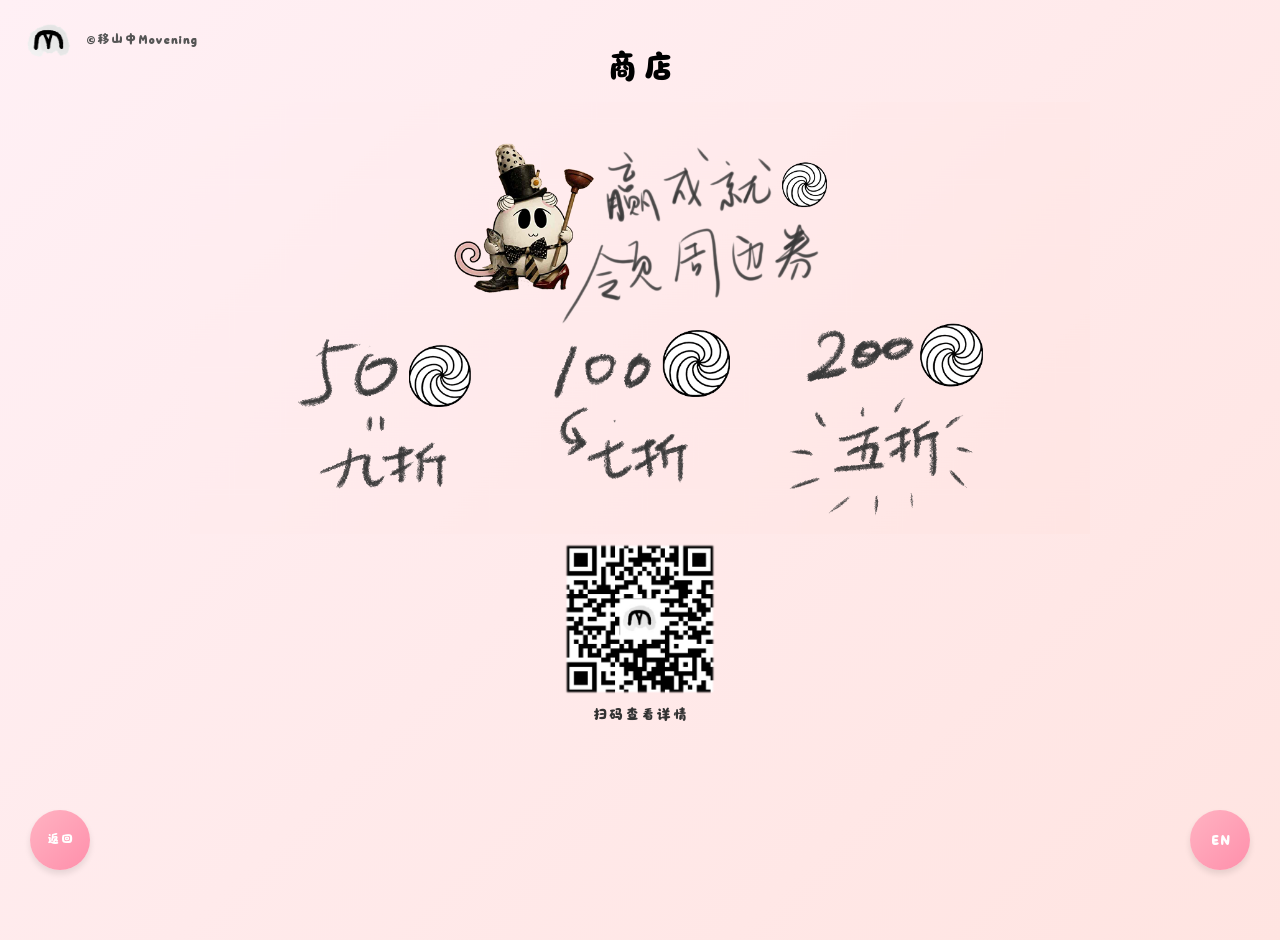
<file: shop.html>
<!DOCTYPE html>
<html lang="zh">
<head>
    <meta charset="UTF-8">
    <title>商店 / Shop</title>
    <style>
        @font-face {
            font-family: 'CustomFont';
            src: url('font/font.ttf') format('truetype');
            font-weight: normal;
            font-style: normal;
        }

        body {
            font-family: 'CustomFont', Arial, sans-serif;
            margin: 0;
            padding: 20px;
            background: linear-gradient(135deg, #fff0f5 0%, #ffe4e1 100%);
            min-height: 100vh;
        }

        .top-left-logo {
            position: fixed;
            top: 20px;
            left: 20px;
            display: flex;
            align-items: center;
            gap: 10px;
            z-index: 999;
        }

        .top-left-logo img {
            height: 40px;
            width: auto;
            object-fit: contain;
        }

        .top-left-logo .logo-text {
            font-size: 14px;
            color: #555;
            white-space: nowrap;
        }

        h1 {
            text-align: center;
            color: #000000;
            font-size: 36px;
            margin-bottom: 10px;
        }

        .shop-banner {
            display: block;
            margin: 0 auto 30px;
            width: 900px;
            height: auto;
        }

        .qr-section {
            display: flex;
            flex-direction: column;
            align-items: center;
            margin-top: 0px;
        }

        .qr-code {
            width: 150px;
            height: auto;
            margin-top: -20px;
        }

        .qr-text {
            margin-top: 10px;
            font-size: 16px;
            color: #333;
        }

        .shop-content {
            max-width: 1200px;
            margin: 0 auto;
            text-align: center;
            padding: 60px 20px;
            color: #999;
            font-size: 20px;
        }

        /* Floating Language Button */
        .floating-lang-container {
            position: fixed;
            bottom: 30px;
            right: 30px;
            z-index: 999;
        }

        .floating-lang-btn {
            width: 60px;
            height: 60px;
            border-radius: 50%;
            background: linear-gradient(135deg, #ffb3c2 0%, #ff8fab 100%);
            border: none;
            cursor: pointer;
            box-shadow: 0 4px 6px rgba(0, 0, 0, 0.1);
            display: flex;
            align-items: center;
            justify-content: center;
            font-family: 'CustomFont', Arial, sans-serif;
            font-size: 16px;
            font-weight: bold;
            color: #ffffff;
            transition: transform 0.3s ease, background 0.3s ease;
        }

        .floating-lang-btn:hover {
            transform: scale(1.1);
            background: linear-gradient(135deg, #ff8fab 0%, #ff6b8a 100%);
        }

        /* Back Button */
        .back-container {
            position: fixed;
            bottom: 30px;
            left: 30px;
            z-index: 999;
        }

        .back-btn {
            width: 60px;
            height: 60px;
            border-radius: 50%;
            background: linear-gradient(135deg, #ffb3c2 0%, #ff8fab 100%);
            border: none;
            cursor: pointer;
            box-shadow: 0 4px 6px rgba(0, 0, 0, 0.1);
            display: flex;
            align-items: center;
            justify-content: center;
            font-family: 'CustomFont', Arial, sans-serif;
            font-size: 14px;
            font-weight: bold;
            color: #ffffff;
            transition: transform 0.3s ease, background 0.3s ease;
            text-align: center;
            line-height: 1.2;
        }

        .back-btn:hover {
            transform: scale(1.1);
            background: linear-gradient(135deg, #ff8fab 0%, #ff6b8a 100%);
        }
    </style>
</head>
<body>
    <div class="top-left-logo">
        <img src="images/logo1.png" alt="Logo">
        <span class="logo-text">©移山中Movening</span>
    </div>

    <h1 id="pageTitle">商店</h1>
    <img src="images/shop.png" alt="Shop" class="shop-banner">

    <div class="qr-section">
        <img src="images/qrcode.png" alt="QR Code" class="qr-code">
        <p class="qr-text" id="qrText">扫码查看详情</p>
    </div>

    <div class="shop-content" id="shopContent">
        <!-- 商店内容区域（暂时留空） -->
    </div>

    <!-- Floating Back Button -->
    <div class="back-container">
        <button id="backBtn" class="back-btn">返回</button>
    </div>

    <!-- Floating Language Switch Button -->
    <div class="floating-lang-container">
        <button id="floatingLangBtn" class="floating-lang-btn">EN</button>
    </div>

    <script>
        let currentLang = localStorage.getItem("preferredLang") === "en" ? "en" : "zh";

        const translations = {
            zh: {
                pageTitle: "商店",
                langBtn: "EN",
                backBtn: "返回",
                qrText: "扫码查看详情"
            },
            en: {
                pageTitle: "Shop",
                langBtn: "中文",
                backBtn: "Back",
                qrText: "Sorry, currently for Chinese users only"
            }
        };

        function updateLanguage() {
            document.getElementById('pageTitle').textContent = translations[currentLang].pageTitle;
            document.getElementById('floatingLangBtn').textContent = translations[currentLang].langBtn;
            document.getElementById('backBtn').textContent = translations[currentLang].backBtn;
            document.getElementById('qrText').textContent = translations[currentLang].qrText;
        }

        updateLanguage();

        document.getElementById('floatingLangBtn').addEventListener('click', function() {
            currentLang = currentLang === 'zh' ? 'en' : 'zh';
            localStorage.setItem("preferredLang", currentLang);
            updateLanguage();
        });

        document.getElementById('backBtn').addEventListener('click', function() {
            window.location.href = "index.html";
        });
    </script>
</body>
</html>
</file>
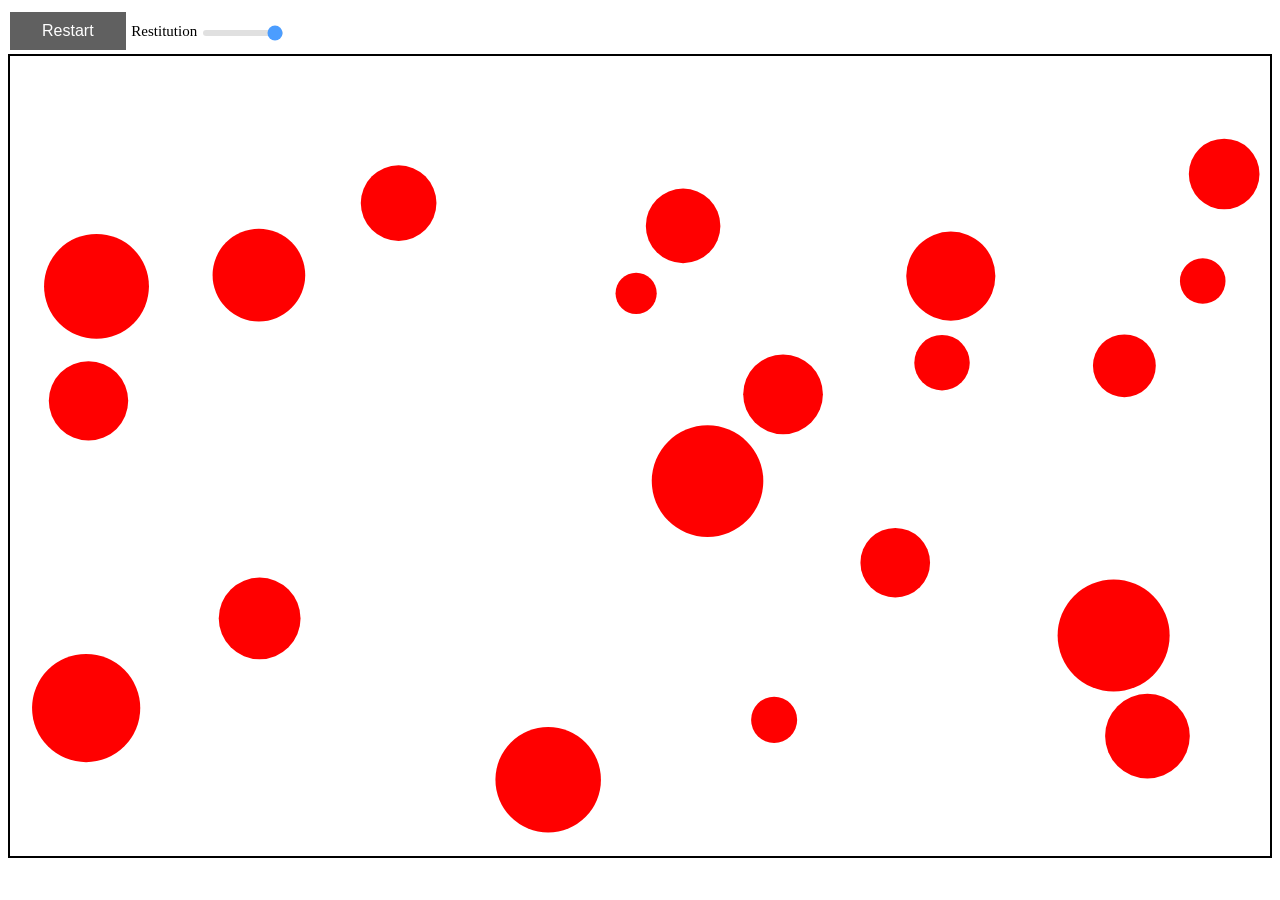
<file: supplement/03-billiard.html>
<!--
Copyright 2021 Matthias Müller - Ten Minute Physics

Permission is hereby granted, free of charge, to any person obtaining a copy of this software and associated documentation files (the "Software"), to deal in the Software without restriction, including without limitation the rights to use, copy, modify, merge, publish, distribute, sublicense, and/or sell copies of the Software, and to permit persons to whom the Software is furnished to do so, subject to the following conditions:

The above copyright notice and this permission notice shall be included in all copies or substantial portions of the Software.

THE SOFTWARE IS PROVIDED "AS IS", WITHOUT WARRANTY OF ANY KIND, EXPRESS OR IMPLIED, INCLUDING BUT NOT LIMITED TO THE WARRANTIES OF MERCHANTABILITY, FITNESS FOR A PARTICULAR PURPOSE AND NONINFRINGEMENT. IN NO EVENT SHALL THE AUTHORS OR COPYRIGHT HOLDERS BE LIABLE FOR ANY CLAIM, DAMAGES OR OTHER LIABILITY, WHETHER IN AN ACTION OF CONTRACT, TORT OR OTHERWISE, ARISING FROM, OUT OF OR IN CONNECTION WITH THE SOFTWARE OR THE USE OR OTHER DEALINGS IN THE SOFTWARE.
-->

<!DOCTYPE html>
<html>
	<meta name="viewport" content="width=device-width, initial-scale=1.0">

	<head>
		<title>Billiard</title>
		<style>
			body {
				font-family: verdana; 
				font-size: 15px;
			}			
			.button {
				background-color: #606060;
				border: none;
				color: white;
				padding: 10px 32px;
				font-size: 16px;
				margin: 4px 2px;
				cursor: pointer;
			}
			.slider {
				-webkit-appearance: none;
				width: 80px;
				height: 6px;
				border-radius: 5px;
				background: #d3d3d3;
				outline: none;
				opacity: 0.7;
				-webkit-transition: .2s;
				transition: opacity .2s;
			}
		</style>
	</head>
	
<body>

	<button class="button" onclick="setupScene()">Restart</button>
	Restitution <input type = "range" min = "0" max = "10" value = "10" id = "restitutionSlider" class = "slider">
	<br>
	<canvas id="myCanvas" style="border:2px solid"></canvas>
	
<script>

	// drawing -------------------------------------------------------

	var canvas = document.getElementById("myCanvas");
	var c = canvas.getContext("2d");

	canvas.width = window.innerWidth - 20;
	canvas.height = window.innerHeight - 100;

	var simMinWidth = 2.0;
	var cScale = Math.min(canvas.width, canvas.height) / simMinWidth;
	var simWidth = canvas.width / cScale;
	var simHeight = canvas.height / cScale;

	function cX(pos) {
		return pos.x * cScale;
	}

	function cY(pos) {
		return canvas.height - pos.y * cScale;
	}

	// vector math -------------------------------------------------------

	class Vector2 {
		constructor(x = 0.0, y = 0.0) {
			this.x = x; 
			this.y = y;
		}

		set(v) {
			this.x = v.x; this.y = v.y;
		}

		clone() {
			return new Vector2(this.x, this.y);
		}

		add(v, s = 1.0) {
			this.x += v.x * s;
			this.y += v.y * s;
			return this;
		}

		addVectors(a, b) {
			this.x = a.x + b.x;
			this.y = a.y + b.y;
			return this;
		}

		subtract(v, s = 1.0) {
			this.x -= v.x * s;
			this.y -= v.y * s;
			return this;
		}

		subtractVectors(a, b) {
			this.x = a.x - b.x;
			this.y = a.y - b.y;
			return this;			
		}

		length() {
			return Math.sqrt(this.x * this.x + this.y * this.y);
		}

		scale(s) {
			this.x *= s;
			this.y *= s;
		}

		dot(v) {
			return this.x * v.x + this.y * v.y;
		}
	}

	// physics scene -------------------------------------------------------

	class Ball {
		constructor(radius, mass, pos, vel) {
			this.radius = radius;
			this.mass = mass;
			this.pos = pos.clone();
			this.vel = vel.clone();
		}
		simulate(dt, gravity) {
			this.vel.add(gravity, dt);
			this.pos.add(this.vel, dt);
		}
	}

	var physicsScene = 
	{
		gravity : new Vector2(0.0, 0.0),
		dt : 1.0 / 60.0,
		worldSize : new Vector2(simWidth, simHeight),
		paused: true,
		balls: [],				
		restitution : 1.0
	};

	function setupScene() 
	{
		physicsScene.balls = [];
		var numBalls = 20;

		for (i = 0; i < numBalls; i++) {

			var radius = 0.05 + Math.random() * 0.1;
			var mass = Math.PI * radius * radius;
			var pos = new Vector2(Math.random() * simWidth, Math.random() * simHeight);
			var vel = new Vector2(-1.0 + 2.0 * Math.random(), -1.0 + 2.0 * Math.random());

			physicsScene.balls.push(new Ball(radius, mass, pos, vel));
		}
	}

	// draw -------------------------------------------------------

	function draw() 
	{
		c.clearRect(0, 0, canvas.width, canvas.height);

		c.fillStyle = "#FF0000";

		for (i = 0; i < physicsScene.balls.length; i++) {
			var ball = physicsScene.balls[i];
			c.beginPath();			
			c.arc(
				cX(ball.pos), cY(ball.pos), cScale * ball.radius, 0.0, 2.0 * Math.PI); 
			c.closePath();
			c.fill();
		}
	}

	// collision handling -------------------------------------------------------

	function handleBallCollision(ball1, ball2, restitution) 
	{
		var dir = new Vector2();
		dir.subtractVectors(ball2.pos, ball1.pos);
		var d = dir.length();
		if (d == 0.0 || d > ball1.radius + ball2.radius)
			return;

		dir.scale(1.0 / d);

		var corr = (ball1.radius + ball2.radius - d) / 2.0;
		ball1.pos.add(dir, -corr);
		ball2.pos.add(dir, corr);

		var v1 = ball1.vel.dot(dir);
		var v2 = ball2.vel.dot(dir);

		var m1 = ball1.mass;
		var m2 = ball2.mass;

		var newV1 = (m1 * v1 + m2 * v2 - m2 * (v1 - v2) * restitution) / (m1 + m2);
		var newV2 = (m1 * v1 + m2 * v2 - m1 * (v2 - v1) * restitution) / (m1 + m2);

		ball1.vel.add(dir, newV1 - v1);
		ball2.vel.add(dir, newV2 - v2);
	}

	// ------------------------------------------------------

	function handleWallCollision(ball, worldSize) 
	{
		if (ball.pos.x < ball.radius) {
			ball.pos.x = ball.radius;
			ball.vel.x = -ball.vel.x;
		}
		if (ball.pos.x > worldSize.x - ball.radius) {
			ball.pos.x = worldSize.x - ball.radius;
			ball.vel.x = -ball.vel.x;
		}
		if (ball.pos.y < ball.radius) {
			ball.pos.y = ball.radius;
			ball.vel.y = -ball.vel.y;
		}

		if (ball.pos.y > worldSize.y - ball.radius) {
			ball.pos.y = worldSize.y - ball.radius;
			ball.vel.y = -ball.vel.y;
		}
	}

	// simulation -------------------------------------------------------

	function simulate() 
	{
		for (i = 0; i < physicsScene.balls.length; i++) {
			var ball1 = physicsScene.balls[i];
			ball1.simulate(physicsScene.dt, physicsScene.gravity);

			for (j = i + 1; j < physicsScene.balls.length; j++) {
				var ball2 = physicsScene.balls[j];
				handleBallCollision(ball1, ball2, physicsScene.restitution);
			}

			handleWallCollision(ball1, physicsScene.worldSize);
		}
	}

	function update() {
		simulate();
		draw();
		requestAnimationFrame(update);
	}
	
	setupScene();
	update();

	document.getElementById("restitutionSlider").oninput = function() {
		physicsScene.restitution = this.value / 10.0;
	}
	
</script> 
</body>
</html>
</file>
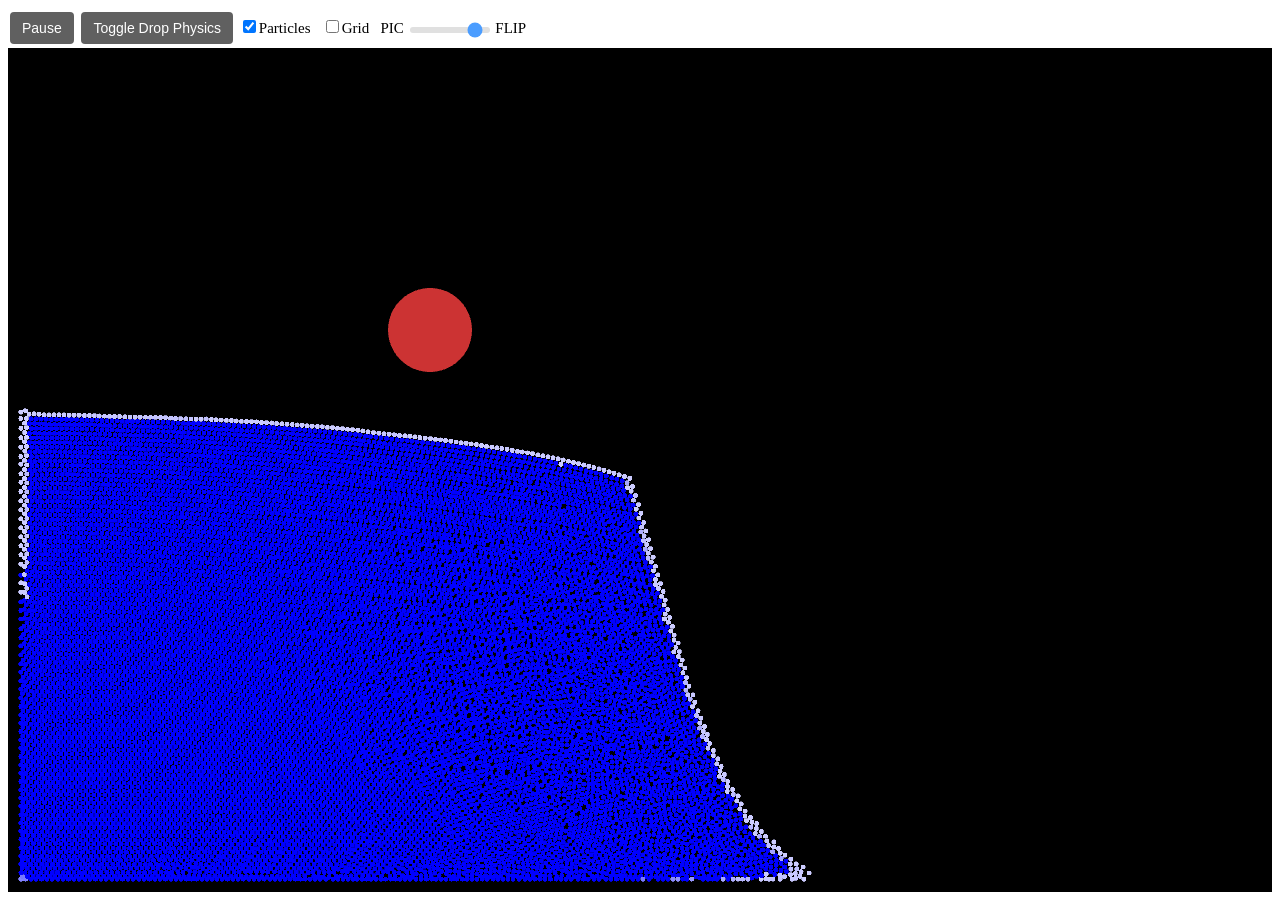
<file: supplement/18-flip-coupled.html>
<!DOCTYPE html>
<html>
<meta name="viewport" content="width=device-width, initial-scale=1.0">

<head>
	<title>FLIP Fluid - Two-Way Coupling</title>
	<style>
		body {
			font-family: verdana;
			font-size: 15px;
		}

		.button {
			background-color: #606060;
			border: none;
			color: white;
			padding: 8px 12px;
			font-size: 14px;
			margin: 4px 2px;
			cursor: pointer;
			border-radius: 4px;
		}

		.button:hover {
			background-color: #808080;
		}

		.slider {
			-webkit-appearance: none;
			width: 80px;
			height: 6px;
			border-radius: 5px;
			background: #d3d3d3;
			outline: none;
			opacity: 0.7;
			-webkit-transition: .2s;
			transition: opacity .2s;
		}
	</style>
</head>

<body>
	<button class="button" onclick="togglePause()" id="pauseButton">Pause</button>
	<button class="button"
		onclick="scene.isDynamic = !scene.isDynamic; if(scene.isDynamic) scene.paused = false;">Toggle Drop
		Physics</button>
	<input type="checkbox" checked onclick="scene.showParticles = !scene.showParticles">Particles &nbsp;
	<input type="checkbox" onclick="scene.showGrid = !scene.showGrid">Grid &nbsp;
	PIC <input type="range" min="0" max="10" value="9" class="slider" onchange="scene.flipRatio = 0.1 * this.value">
	FLIP
	<br>
	<canvas id="myCanvas" style="border:2px solid"></canvas>

	<script>
		var canvas = document.getElementById("myCanvas");
		var gl = canvas.getContext("webgl");
		canvas.width = window.innerWidth - 20;
		canvas.height = window.innerHeight - 60;

		var simHeight = 3.0;
		var cScale = canvas.height / simHeight;
		var simWidth = canvas.width / cScale;

		var FLUID_CELL = 0;
		var AIR_CELL = 1;
		var SOLID_CELL = 2;

		function clamp(x, min, max) {
			if (x < min) return min;
			else if (x > max) return max;
			else return x;
		}

		class FlipFluid {
			constructor(density, width, height, spacing, particleRadius, maxParticles) {
				this.density = density;
				this.fNumX = Math.floor(width / spacing) + 1;
				this.fNumY = Math.floor(height / spacing) + 1;
				this.h = Math.max(width / this.fNumX, height / this.fNumY);
				this.fInvSpacing = 1.0 / this.h;
				this.fNumCells = this.fNumX * this.fNumY;

				this.u = new Float32Array(this.fNumCells);
				this.v = new Float32Array(this.fNumCells);
				this.du = new Float32Array(this.fNumCells);
				this.dv = new Float32Array(this.fNumCells);
				this.prevU = new Float32Array(this.fNumCells);
				this.prevV = new Float32Array(this.fNumCells);
				this.p = new Float32Array(this.fNumCells);
				this.s = new Float32Array(this.fNumCells);
				this.cellType = new Int32Array(this.fNumCells);
				this.cellColor = new Float32Array(3 * this.fNumCells);

				this.maxParticles = maxParticles;
				this.particlePos = new Float32Array(2 * this.maxParticles);
				this.particleColor = new Float32Array(3 * this.maxParticles);
				for (var i = 0; i < this.maxParticles; i++) this.particleColor[3 * i + 2] = 1.0;

				this.particleVel = new Float32Array(2 * this.maxParticles);
				this.particleDensity = new Float32Array(this.fNumCells);
				this.particleRestDensity = 0.0;

				this.particleRadius = particleRadius;
				this.pInvSpacing = 1.0 / (2.2 * particleRadius);
				this.pNumX = Math.floor(width * this.pInvSpacing) + 1;
				this.pNumY = Math.floor(height * this.pInvSpacing) + 1;
				this.pNumCells = this.pNumX * this.pNumY;

				this.numCellParticles = new Int32Array(this.pNumCells);
				this.firstCellParticle = new Int32Array(this.pNumCells + 1);
				this.cellParticleIds = new Int32Array(maxParticles);
				this.numParticles = 0;
			}

			integrateParticles(dt, gravity) {
				for (var i = 0; i < this.numParticles; i++) {
					this.particleVel[2 * i + 1] += dt * gravity;
					this.particlePos[2 * i] += this.particleVel[2 * i] * dt;
					this.particlePos[2 * i + 1] += this.particleVel[2 * i + 1] * dt;
				}
			}

			pushParticlesApart(numIters) {
				var colorDiffusionCoeff = 0.001;
				this.numCellParticles.fill(0);

				for (var i = 0; i < this.numParticles; i++) {
					var x = this.particlePos[2 * i];
					var y = this.particlePos[2 * i + 1];
					var xi = clamp(Math.floor(x * this.pInvSpacing), 0, this.pNumX - 1);
					var yi = clamp(Math.floor(y * this.pInvSpacing), 0, this.pNumY - 1);
					var cellNr = xi * this.pNumY + yi;
					this.numCellParticles[cellNr]++;
				}

				var first = 0;
				for (var i = 0; i < this.pNumCells; i++) {
					first += this.numCellParticles[i];
					this.firstCellParticle[i] = first;
				}
				this.firstCellParticle[this.pNumCells] = first;

				for (var i = 0; i < this.numParticles; i++) {
					var x = this.particlePos[2 * i];
					var y = this.particlePos[2 * i + 1];
					var xi = clamp(Math.floor(x * this.pInvSpacing), 0, this.pNumX - 1);
					var yi = clamp(Math.floor(y * this.pInvSpacing), 0, this.pNumY - 1);
					var cellNr = xi * this.pNumY + yi;
					this.firstCellParticle[cellNr]--;
					this.cellParticleIds[this.firstCellParticle[cellNr]] = i;
				}

				var minDist = 2.0 * this.particleRadius;
				var minDist2 = minDist * minDist;

				for (var iter = 0; iter < numIters; iter++) {
					for (var i = 0; i < this.numParticles; i++) {
						var px = this.particlePos[2 * i];
						var py = this.particlePos[2 * i + 1];
						var pxi = Math.floor(px * this.pInvSpacing);
						var pyi = Math.floor(py * this.pInvSpacing);
						var x0 = Math.max(pxi - 1, 0);
						var y0 = Math.max(pyi - 1, 0);
						var x1 = Math.min(pxi + 1, this.pNumX - 1);
						var y1 = Math.min(pyi + 1, this.pNumY - 1);

						for (var xi = x0; xi <= x1; xi++) {
							for (var yi = y0; yi <= y1; yi++) {
								var cellNr = xi * this.pNumY + yi;
								var first = this.firstCellParticle[cellNr];
								var last = this.firstCellParticle[cellNr + 1];
								for (var j = first; j < last; j++) {
									var id = this.cellParticleIds[j];
									if (id == i) continue;
									var qx = this.particlePos[2 * id];
									var qy = this.particlePos[2 * id + 1];

									var dx = qx - px;
									var dy = qy - py;
									var d2 = dx * dx + dy * dy;
									if (d2 > minDist2 || d2 == 0.0) continue;
									var d = Math.sqrt(d2);
									var s = 0.5 * (minDist - d) / d;
									dx *= s;
									dy *= s;
									this.particlePos[2 * i] -= dx;
									this.particlePos[2 * i + 1] -= dy;
									this.particlePos[2 * id] += dx;
									this.particlePos[2 * id + 1] += dy;

									for (var k = 0; k < 3; k++) {
										var color0 = this.particleColor[3 * i + k];
										var color1 = this.particleColor[3 * id + k];
										var color = (color0 + color1) * 0.5;
										this.particleColor[3 * i + k] = color0 + (color - color0) * colorDiffusionCoeff;
										this.particleColor[3 * id + k] = color1 + (color - color1) * colorDiffusionCoeff;
									}
								}
							}
						}
					}
				}
			}

			handleParticleCollisions(obstacleX, obstacleY, obstacleRadius, obsVx, obsVy) {
				var h = 1.0 / this.fInvSpacing;
				var r = this.particleRadius;
				var minDist = obstacleRadius + r;
				var minDist2 = minDist * minDist;

				var minX = h + r;
				var maxX = (this.fNumX - 1) * h - r;
				var minY = h + r;
				var maxY = (this.fNumY - 1) * h - r;

				for (var i = 0; i < this.numParticles; i++) {
					var x = this.particlePos[2 * i];
					var y = this.particlePos[2 * i + 1];
					var dx = x - obstacleX;
					var dy = y - obstacleY;
					var d2 = dx * dx + dy * dy;

					if (d2 < minDist2) {
						var d = Math.sqrt(d2);
						var s = (minDist - d) / d;
						this.particlePos[2 * i] += dx * s;
						this.particlePos[2 * i + 1] += dy * s;

						// Two way coupling: Particles inherit obstacle velocity at boundary
						this.particleVel[2 * i] = obsVx;
						this.particleVel[2 * i + 1] = obsVy;
					}

					var damping = 0.5;
					if (x < minX) { x = minX; this.particleVel[2 * i] = 0.0; this.particleVel[2 * i + 1] *= damping; }
					if (x > maxX) { x = maxX; this.particleVel[2 * i] = 0.0; this.particleVel[2 * i + 1] *= damping; }
					if (y < minY) { y = minY; this.particleVel[2 * i + 1] = 0.0; this.particleVel[2 * i] *= damping; }
					if (y > maxY) { y = maxY; this.particleVel[2 * i + 1] = 0.0; this.particleVel[2 * i] *= damping; }

					this.particlePos[2 * i] = x;
					this.particlePos[2 * i + 1] = y;
				}
			}

			updateParticleDensity() {
				var n = this.fNumY;
				var h = this.h;
				var h1 = this.fInvSpacing;
				var h2 = 0.5 * h;
				var d = this.particleDensity;
				d.fill(0.0);

				for (var i = 0; i < this.numParticles; i++) {
					var x = this.particlePos[2 * i];
					var y = this.particlePos[2 * i + 1];
					x = clamp(x, h, (this.fNumX - 1) * h);
					y = clamp(y, h, (this.fNumY - 1) * h);

					var x0 = Math.floor((x - h2) * h1);
					var tx = ((x - h2) - x0 * h) * h1;
					var x1 = Math.min(x0 + 1, this.fNumX - 2);

					var y0 = Math.floor((y - h2) * h1);
					var ty = ((y - h2) - y0 * h) * h1;
					var y1 = Math.min(y0 + 1, this.fNumY - 2);

					var sx = 1.0 - tx;
					var sy = 1.0 - ty;

					if (x0 < this.fNumX && y0 < this.fNumY) d[x0 * n + y0] += sx * sy;
					if (x1 < this.fNumX && y0 < this.fNumY) d[x1 * n + y0] += tx * sy;
					if (x1 < this.fNumX && y1 < this.fNumY) d[x1 * n + y1] += tx * ty;
					if (x0 < this.fNumX && y1 < this.fNumY) d[x0 * n + y1] += sx * ty;
				}

				if (this.particleRestDensity == 0.0) {
					var sum = 0.0;
					var numFluidCells = 0;
					for (var i = 0; i < this.fNumCells; i++) {
						if (this.cellType[i] == FLUID_CELL) { sum += d[i]; numFluidCells++; }
					}
					if (numFluidCells > 0) this.particleRestDensity = sum / numFluidCells;
				}
			}

			transferVelocities(toGrid, flipRatio) {
				var n = this.fNumY;
				var h = this.h;
				var h1 = this.fInvSpacing;
				var h2 = 0.5 * h;

				if (toGrid) {
					this.prevU.set(this.u);
					this.prevV.set(this.v);
					this.du.fill(0.0);
					this.dv.fill(0.0);
					this.u.fill(0.0);
					this.v.fill(0.0);

					for (var i = 0; i < this.fNumCells; i++)
						this.cellType[i] = this.s[i] == 0.0 ? SOLID_CELL : AIR_CELL;

					for (var i = 0; i < this.numParticles; i++) {
						var x = this.particlePos[2 * i];
						var y = this.particlePos[2 * i + 1];
						var xi = clamp(Math.floor(x * h1), 0, this.fNumX - 1);
						var yi = clamp(Math.floor(y * h1), 0, this.fNumY - 1);
						var cellNr = xi * n + yi;
						if (this.cellType[cellNr] == AIR_CELL) this.cellType[cellNr] = FLUID_CELL;
					}
				}

				for (var component = 0; component < 2; component++) {
					var dx = component == 0 ? 0.0 : h2;
					var dy = component == 0 ? h2 : 0.0;
					var f = component == 0 ? this.u : this.v;
					var prevF = component == 0 ? this.prevU : this.prevV;
					var d = component == 0 ? this.du : this.dv;

					for (var i = 0; i < this.numParticles; i++) {
						var x = this.particlePos[2 * i];
						var y = this.particlePos[2 * i + 1];
						x = clamp(x, h, (this.fNumX - 1) * h);
						y = clamp(y, h, (this.fNumY - 1) * h);

						var x0 = Math.min(Math.floor((x - dx) * h1), this.fNumX - 2);
						var tx = ((x - dx) - x0 * h) * h1;
						var x1 = Math.min(x0 + 1, this.fNumX - 2);

						var y0 = Math.min(Math.floor((y - dy) * h1), this.fNumY - 2);
						var ty = ((y - dy) - y0 * h) * h1;
						var y1 = Math.min(y0 + 1, this.fNumY - 2);

						var sx = 1.0 - tx;
						var sy = 1.0 - ty;

						var d0 = sx * sy; var d1 = tx * sy;
						var d2 = tx * ty; var d3 = sx * ty;

						var nr0 = x0 * n + y0; var nr1 = x1 * n + y0;
						var nr2 = x1 * n + y1; var nr3 = x0 * n + y1;

						if (toGrid) {
							var pv = this.particleVel[2 * i + component];
							f[nr0] += pv * d0; d[nr0] += d0;
							f[nr1] += pv * d1; d[nr1] += d1;
							f[nr2] += pv * d2; d[nr2] += d2;
							f[nr3] += pv * d3; d[nr3] += d3;
						} else {
							var offset = component == 0 ? n : 1;
							var valid0 = this.cellType[nr0] != AIR_CELL || this.cellType[nr0 - offset] != AIR_CELL ? 1.0 : 0.0;
							var valid1 = this.cellType[nr1] != AIR_CELL || this.cellType[nr1 - offset] != AIR_CELL ? 1.0 : 0.0;
							var valid2 = this.cellType[nr2] != AIR_CELL || this.cellType[nr2 - offset] != AIR_CELL ? 1.0 : 0.0;
							var valid3 = this.cellType[nr3] != AIR_CELL || this.cellType[nr3 - offset] != AIR_CELL ? 1.0 : 0.0;

							var v = this.particleVel[2 * i + component];
							var d_val = valid0 * d0 + valid1 * d1 + valid2 * d2 + valid3 * d3;

							if (d_val > 0.0) {
								var picV = (valid0 * d0 * f[nr0] + valid1 * d1 * f[nr1] + valid2 * d2 * f[nr2] + valid3 * d3 * f[nr3]) / d_val;
								var corr = (valid0 * d0 * (f[nr0] - prevF[nr0]) + valid1 * d1 * (f[nr1] - prevF[nr1]) + valid2 * d2 * (f[nr2] - prevF[nr2]) + valid3 * d3 * (f[nr3] - prevF[nr3])) / d_val;
								var flipV = v + corr;
								this.particleVel[2 * i + component] = (1.0 - flipRatio) * picV + flipRatio * flipV;
							}
						}
					}

					if (toGrid) {
						for (var i = 0; i < f.length; i++) {
							if (d[i] > 0.0) f[i] /= d[i];
						}
						// Restore solid cells
						for (var i = 0; i < this.fNumX; i++) {
							for (var j = 0; j < this.fNumY; j++) {
								var solid = this.cellType[i * n + j] == SOLID_CELL;
								if (solid || (i > 0 && this.cellType[(i - 1) * n + j] == SOLID_CELL))
									this.u[i * n + j] = this.prevU[i * n + j];
								if (solid || (j > 0 && this.cellType[i * n + j - 1] == SOLID_CELL))
									this.v[i * n + j] = this.prevV[i * n + j];
							}
						}
					}
				}
			}

			solveIncompressibility(numIters, dt, overRelaxation, compensateDrift) {
				this.p.fill(0.0);
				this.prevU.set(this.u);
				this.prevV.set(this.v);

				var n = this.fNumY;
				var cp = this.density * this.h / dt;

				for (var iter = 0; iter < numIters; iter++) {
					for (var i = 1; i < this.fNumX - 1; i++) {
						for (var j = 1; j < this.fNumY - 1; j++) {
							if (this.cellType[i * n + j] != FLUID_CELL) continue;

							var center = i * n + j;
							var left = (i - 1) * n + j;
							var right = (i + 1) * n + j;
							var bottom = i * n + j - 1;
							var top = i * n + j + 1;

							var sx0 = this.s[left];
							var sx1 = this.s[right];
							var sy0 = this.s[bottom];
							var sy1 = this.s[top];
							var s = sx0 + sx1 + sy0 + sy1; //
							if (s == 0.0) continue;

							var div = this.u[right] - this.u[center] + this.v[top] - this.v[center];

							if (this.particleRestDensity > 0.0 && compensateDrift) {
								var k = 1.0;
								var compression = this.particleDensity[i * n + j] - this.particleRestDensity;
								if (compression > 0.0) div = div - k * compression;
							}

							var p = -div / s;
							p *= overRelaxation;

							// Store pressure for buoyancy calculation
							this.p[center] += cp * p;

							this.u[center] -= sx0 * p;
							this.u[right] += sx1 * p;
							this.v[center] -= sy0 * p;
							this.v[top] += sy1 * p;
						}
					}
				}
			}

			// --- NEW: Calculate the force exerted by the fluid on the obstacle ---
			calculateFluidForces(obsX, obsY, obsRadius) {
				let fx = 0.0;
				let fy = 0.0;
				let n = this.fNumY;
				let h = this.h;

				for (let i = 1; i < this.fNumX - 1; i++) {
					for (let j = 1; j < this.fNumY - 1; j++) {
						if (this.cellType[i * n + j] === FLUID_CELL) {
							let dx = (i + 0.5) * h - obsX;
							let dy = (j + 0.5) * h - obsY;
							let dist = Math.sqrt(dx * dx + dy * dy);

							// If fluid cell is exactly at the boundary of the obstacle
							if (dist < obsRadius + h && dist > obsRadius - h) {
								let pressure = this.p[i * n + j];
								// Normal vector pointing from obstacle to fluid
								let nx = dx / dist;
								let ny = dy / dist;

								// Force is pressure pushing inward against the obstacle
								// We scale down the raw pressure heavily here for stability in 2D
								let scale = 0.005 * h;
								fx -= pressure * nx * scale;
								fy -= pressure * ny * scale;
							}
						}
					}
				}
				return { x: fx, y: fy };
			}

			updateParticleColors() {
				var h1 = this.fInvSpacing;
				for (var i = 0; i < this.numParticles; i++) {
					var s = 0.01;
					this.particleColor[3 * i] = clamp(this.particleColor[3 * i] - s, 0.0, 1.0);
					this.particleColor[3 * i + 1] = clamp(this.particleColor[3 * i + 1] - s, 0.0, 1.0);
					this.particleColor[3 * i + 2] = clamp(this.particleColor[3 * i + 2] + s, 0.0, 1.0);

					var x = this.particlePos[2 * i];
					var y = this.particlePos[2 * i + 1];
					var xi = clamp(Math.floor(x * h1), 1, this.fNumX - 1);
					var yi = clamp(Math.floor(y * h1), 1, this.fNumY - 1);
					var cellNr = xi * this.fNumY + yi;

					var d0 = this.particleRestDensity;
					if (d0 > 0.0) {
						var relDensity = this.particleDensity[cellNr] / d0;
						if (relDensity < 0.7) {
							var s_val = 0.8;
							this.particleColor[3 * i] = s_val;
							this.particleColor[3 * i + 1] = s_val;
							this.particleColor[3 * i + 2] = 1.0;
						}
					}
				}
			}

			setSciColor(cellNr, val, minVal, maxVal) {
				val = Math.min(Math.max(val, minVal), maxVal - 0.0001);
				var d = maxVal - minVal;
				val = d == 0.0 ? 0.5 : (val - minVal) / d;
				var m = 0.25;
				var num = Math.floor(val / m);
				var s = (val - num * m) / m;
				var r, g, b;
				switch (num) {
					case 0: r = 0.0; g = s; b = 1.0; break;
					case 1: r = 0.0; g = 1.0; b = 1.0 - s; break;
					case 2: r = s; g = 1.0; b = 0.0; break;
					case 3: r = 1.0; g = 1.0 - s; b = 0.0; break;
				}
				this.cellColor[3 * cellNr] = r;
				this.cellColor[3 * cellNr + 1] = g;
				this.cellColor[3 * cellNr + 2] = b;
			}

			updateCellColors() {
				this.cellColor.fill(0.0);
				for (var i = 0; i < this.fNumCells; i++) {
					if (this.cellType[i] == SOLID_CELL) {
						this.cellColor[3 * i] = 0.5;
						this.cellColor[3 * i + 1] = 0.5;
						this.cellColor[3 * i + 2] = 0.5;
					} else if (this.cellType[i] == FLUID_CELL) {
						var d = this.particleDensity[i];
						if (this.particleRestDensity > 0.0) d /= this.particleRestDensity;
						this.setSciColor(i, d, 0.0, 2.0);
					}
				}
			}
		}

		var scene = {
			gravity: -9.81,
			dt: 1.0 / 120.0,
			flipRatio: 0.9,
			numPressureIters: 50,
			numParticleIters: 2,
			overRelaxation: 1.9,
			compensateDrift: true,
			separateParticles: true,

			// Dynamic Obstacle Physics Settings
			obstacleX: 1.5,
			obstacleY: 2.0,
			obstacleVx: 0.0,
			obstacleVy: 0.0,
			obstacleRadius: 0.15,
			obstacleMass: 0.3, // High mass required for stability against pressure spikes
			isDynamic: false,

			paused: false,
			showParticles: true,
			showGrid: false,
			fluid: null
		};

		function setupScene() {
			var res = 100;
			var tankHeight = 1.0 * simHeight;
			var tankWidth = 1.0 * simWidth;
			var h = tankHeight / res;
			var density = 1000.0;

			var relWaterHeight = 0.6;
			var relWaterWidth = 0.5;

			var r = 0.3 * h;
			var dx = 2.0 * r;
			var dy = Math.sqrt(3.0) / 2.0 * dx;

			var numX = Math.floor((relWaterWidth * tankWidth - 2.0 * h - 2.0 * r) / dx);
			var numY = Math.floor((relWaterHeight * tankHeight - 2.0 * h - 2.0 * r) / dy);
			var maxParticles = numX * numY;

			f = scene.fluid = new FlipFluid(density, tankWidth, tankHeight, h, r, maxParticles);

			f.numParticles = numX * numY;
			var p = 0;
			for (var i = 0; i < numX; i++) {
				for (var j = 0; j < numY; j++) {
					f.particlePos[p++] = h + r + dx * i + (j % 2 == 0 ? 0.0 : r);
					f.particlePos[p++] = h + r + dy * j
				}
			}

			var n = f.fNumY;
			for (var i = 0; i < f.fNumX; i++) {
				for (var j = 0; j < f.fNumY; j++) {
					var s = 1.0;
					if (i == 0 || i == f.fNumX - 1 || j == 0) s = 0.0;
					f.s[i * n + j] = s
				}
			}
			updateObstacleGrid();
		}

		function updateObstaclePhysics(dt) {
			if (scene.isDynamic && !mouseDown) {
				// 1. Gravity
				scene.obstacleVy += scene.gravity * dt;

				// 2. Fluid Forces (Buoyancy/Pressure Integration)
				let fluidForces = scene.fluid.calculateFluidForces(scene.obstacleX, scene.obstacleY, scene.obstacleRadius);
				scene.obstacleVx += (fluidForces.x / scene.obstacleMass) * dt;
				scene.obstacleVy += (fluidForces.y / scene.obstacleMass) * dt;

				// 3. Drag / Damping
				scene.obstacleVx *= 0.98;
				scene.obstacleVy *= 0.98;

				// 4. Integration
				scene.obstacleX += scene.obstacleVx * dt;
				scene.obstacleY += scene.obstacleVy * dt;

				// 5. Floor/Wall Collision
				if (scene.obstacleY < scene.obstacleRadius + scene.fluid.h) {
					scene.obstacleY = scene.obstacleRadius + scene.fluid.h;
					scene.obstacleVy *= -1; // Bounce
				}
				if (scene.obstacleX < scene.obstacleRadius + scene.fluid.h) {
					scene.obstacleX = scene.obstacleRadius + scene.fluid.h;
					scene.obstacleVx *= -1;
				}
				if (scene.obstacleX > simWidth - scene.obstacleRadius - scene.fluid.h) {
					scene.obstacleX = simWidth - scene.obstacleRadius - scene.fluid.h;
					scene.obstacleVx *= -1;
				}
			}
			updateObstacleGrid();
		}

		function updateObstacleGrid() {
			var f = scene.fluid;
			var n = f.fNumY;
			var r = scene.obstacleRadius;

			// Reset grid
			for (var i = 1; i < f.fNumX - 1; i++) {
				for (var j = 1; j < f.fNumY - 1; j++) {
					f.s[i * n + j] = 1.0;
				}
			}

			for (var i = 1; i < f.fNumX - 2; i++) {
				for (var j = 1; j < f.fNumY - 2; j++) {
					var dx = (i + 0.5) * f.h - scene.obstacleX;
					var dy = (j + 0.5) * f.h - scene.obstacleY;

					if (dx * dx + dy * dy < r * r) {
						f.s[i * n + j] = 0.0;
						f.u[i * n + j] = scene.obstacleVx;
						f.u[(i + 1) * n + j] = scene.obstacleVx;
						f.v[i * n + j] = scene.obstacleVy;
						f.v[i * n + j + 1] = scene.obstacleVy;
					}
				}
			}
		}

		const pointVertexShader = `
		attribute vec2 attrPosition;
		attribute vec3 attrColor;
		uniform vec2 domainSize;
		uniform float pointSize;
		uniform float drawDisk;
		varying vec3 fragColor;
		varying float fragDrawDisk;
		void main() {
			vec4 screenTransform = vec4(2.0 / domainSize.x, 2.0 / domainSize.y, -1.0, -1.0);
			gl_Position = vec4(attrPosition * screenTransform.xy + screenTransform.zw, 0.0, 1.0);
			gl_PointSize = pointSize;
			fragColor = attrColor;
			fragDrawDisk = drawDisk;
		}`;

		const pointFragmentShader = `
		precision mediump float;
		varying vec3 fragColor;
		varying float fragDrawDisk;
		void main() {
			if (fragDrawDisk == 1.0) {
				float rx = 0.5 - gl_PointCoord.x;
				float ry = 0.5 - gl_PointCoord.y;
				float r2 = rx * rx + ry * ry;
				if (r2 > 0.25) discard;
			}
			gl_FragColor = vec4(fragColor, 1.0);
		}`;

		const meshVertexShader = `
		attribute vec2 attrPosition;
		uniform vec2 domainSize;
		uniform vec3 color;
		uniform vec2 translation;
		uniform float scale;
		varying vec3 fragColor;
		void main() {
			vec2 v = translation + attrPosition * scale;
			vec4 screenTransform = vec4(2.0 / domainSize.x, 2.0 / domainSize.y, -1.0, -1.0);
			gl_Position = vec4(v * screenTransform.xy + screenTransform.zw, 0.0, 1.0);
			fragColor = color;
		}`;

		const meshFragmentShader = `
		precision mediump float;
		varying vec3 fragColor;
		void main() { gl_FragColor = vec4(fragColor, 1.0); }`;

		function createShader(gl, vsSource, fsSource) {
			const vsShader = gl.createShader(gl.VERTEX_SHADER);
			gl.shaderSource(vsShader, vsSource);
			gl.compileShader(vsShader);
			const fsShader = gl.createShader(gl.FRAGMENT_SHADER);
			gl.shaderSource(fsShader, fsSource);
			gl.compileShader(fsShader);
			var shader = gl.createProgram();
			gl.attachShader(shader, vsShader);
			gl.attachShader(shader, fsShader);
			gl.linkProgram(shader);
			return shader;
		}

		var pointShader = null; var meshShader = null;
		var pointVertexBuffer = null; var pointColorBuffer = null;
		var gridVertBuffer = null; var gridColorBuffer = null;
		var diskVertBuffer = null; var diskIdBuffer = null;

		function draw() {
			gl.clearColor(0.0, 0.0, 0.0, 1.0);
			gl.clear(gl.COLOR_BUFFER_BIT | gl.DEPTH_BUFFER_BIT);
			gl.viewport(0, 0, gl.canvas.width, gl.canvas.height);

			if (pointShader == null) pointShader = createShader(gl, pointVertexShader, pointFragmentShader);
			if (meshShader == null) meshShader = createShader(gl, meshVertexShader, meshFragmentShader);

			if (gridVertBuffer == null) {
				var f = scene.fluid;
				gridVertBuffer = gl.createBuffer();
				var cellCenters = new Float32Array(2 * f.fNumCells);
				var p = 0;
				for (var i = 0; i < f.fNumX; i++) {
					for (var j = 0; j < f.fNumY; j++) {
						cellCenters[p++] = (i + 0.5) * f.h;
						cellCenters[p++] = (j + 0.5) * f.h;
					}
				}
				gl.bindBuffer(gl.ARRAY_BUFFER, gridVertBuffer);
				gl.bufferData(gl.ARRAY_BUFFER, cellCenters, gl.DYNAMIC_DRAW);
				gl.bindBuffer(gl.ARRAY_BUFFER, null);
			}

			if (gridColorBuffer == null) gridColorBuffer = gl.createBuffer();

			if (scene.showGrid) {
				var pointSize = 0.9 * scene.fluid.h / simWidth * canvas.width;
				gl.useProgram(pointShader);
				gl.uniform2f(gl.getUniformLocation(pointShader, 'domainSize'), simWidth, simHeight);
				gl.uniform1f(gl.getUniformLocation(pointShader, 'pointSize'), pointSize);
				gl.uniform1f(gl.getUniformLocation(pointShader, 'drawDisk'), 0.0);

				gl.bindBuffer(gl.ARRAY_BUFFER, gridVertBuffer);
				var posLoc = gl.getAttribLocation(pointShader, 'attrPosition');
				gl.enableVertexAttribArray(posLoc);
				gl.vertexAttribPointer(posLoc, 2, gl.FLOAT, false, 0, 0);

				gl.bindBuffer(gl.ARRAY_BUFFER, gridColorBuffer);
				gl.bufferData(gl.ARRAY_BUFFER, scene.fluid.cellColor, gl.DYNAMIC_DRAW);
				var colorLoc = gl.getAttribLocation(pointShader, 'attrColor');
				gl.enableVertexAttribArray(colorLoc);
				gl.vertexAttribPointer(colorLoc, 3, gl.FLOAT, false, 0, 0);

				gl.drawArrays(gl.POINTS, 0, scene.fluid.fNumCells);
				gl.disableVertexAttribArray(posLoc);
				gl.disableVertexAttribArray(colorLoc);
			}

			if (scene.showParticles) {
				var pointSize = 2.0 * scene.fluid.particleRadius / simWidth * canvas.width;
				gl.useProgram(pointShader);
				gl.uniform2f(gl.getUniformLocation(pointShader, 'domainSize'), simWidth, simHeight);
				gl.uniform1f(gl.getUniformLocation(pointShader, 'pointSize'), pointSize);
				gl.uniform1f(gl.getUniformLocation(pointShader, 'drawDisk'), 1.0);

				if (pointVertexBuffer == null) pointVertexBuffer = gl.createBuffer();
				if (pointColorBuffer == null) pointColorBuffer = gl.createBuffer();

				gl.bindBuffer(gl.ARRAY_BUFFER, pointVertexBuffer);
				gl.bufferData(gl.ARRAY_BUFFER, scene.fluid.particlePos, gl.DYNAMIC_DRAW);
				var posLoc = gl.getAttribLocation(pointShader, 'attrPosition');
				gl.enableVertexAttribArray(posLoc);
				gl.vertexAttribPointer(posLoc, 2, gl.FLOAT, false, 0, 0);

				gl.bindBuffer(gl.ARRAY_BUFFER, pointColorBuffer);
				gl.bufferData(gl.ARRAY_BUFFER, scene.fluid.particleColor, gl.DYNAMIC_DRAW);
				var colorLoc = gl.getAttribLocation(pointShader, 'attrColor');
				gl.enableVertexAttribArray(colorLoc);
				gl.vertexAttribPointer(colorLoc, 3, gl.FLOAT, false, 0, 0);

				gl.drawArrays(gl.POINTS, 0, scene.fluid.numParticles);
				gl.disableVertexAttribArray(posLoc);
				gl.disableVertexAttribArray(colorLoc);
			}

			var numSegs = 50;
			if (diskVertBuffer == null) {
				diskVertBuffer = gl.createBuffer();
				var dphi = 2.0 * Math.PI / numSegs;
				var diskVerts = new Float32Array(2 * numSegs + 2);
				var p = 0; diskVerts[p++] = 0.0; diskVerts[p++] = 0.0;
				for (var i = 0; i < numSegs; i++) {
					diskVerts[p++] = Math.cos(i * dphi);
					diskVerts[p++] = Math.sin(i * dphi);
				}
				gl.bindBuffer(gl.ARRAY_BUFFER, diskVertBuffer);
				gl.bufferData(gl.ARRAY_BUFFER, diskVerts, gl.DYNAMIC_DRAW);

				diskIdBuffer = gl.createBuffer();
				var diskIds = new Uint16Array(3 * numSegs);
				p = 0;
				for (var i = 0; i < numSegs; i++) {
					diskIds[p++] = 0;
					diskIds[p++] = 1 + i;
					diskIds[p++] = 1 + (i + 1) % numSegs;
				}
				gl.bindBuffer(gl.ELEMENT_ARRAY_BUFFER, diskIdBuffer);
				gl.bufferData(gl.ELEMENT_ARRAY_BUFFER, diskIds, gl.DYNAMIC_DRAW);
			}

			var diskColor = [0.8, 0.2, 0.2];
			gl.useProgram(meshShader);
			gl.uniform2f(gl.getUniformLocation(meshShader, 'domainSize'), simWidth, simHeight);
			gl.uniform3f(gl.getUniformLocation(meshShader, 'color'), diskColor[0], diskColor[1], diskColor[2]);
			gl.uniform2f(gl.getUniformLocation(meshShader, 'translation'), scene.obstacleX, scene.obstacleY);
			gl.uniform1f(gl.getUniformLocation(meshShader, 'scale'), scene.obstacleRadius);

			posLoc = gl.getAttribLocation(meshShader, 'attrPosition');
			gl.enableVertexAttribArray(posLoc);
			gl.bindBuffer(gl.ARRAY_BUFFER, diskVertBuffer);
			gl.vertexAttribPointer(posLoc, 2, gl.FLOAT, false, 0, 0);

			gl.bindBuffer(gl.ELEMENT_ARRAY_BUFFER, diskIdBuffer);
			gl.drawElements(gl.TRIANGLES, 3 * numSegs, gl.UNSIGNED_SHORT, 0);
			gl.disableVertexAttribArray(posLoc);
		}

		var mouseDown = false;
		function startDrag(x, y) {
			let bounds = canvas.getBoundingClientRect();
			let mx = x - bounds.left - canvas.clientLeft;
			let my = y - bounds.top - canvas.clientTop;
			mouseDown = true;
			scene.obstacleX = mx / cScale;
			scene.obstacleY = (canvas.height - my) / cScale;
			scene.obstacleVx = 0.0;
			scene.obstacleVy = 0.0;
		}

		function drag(x, y) {
			if (mouseDown) {
				let bounds = canvas.getBoundingClientRect();
				let mx = x - bounds.left - canvas.clientLeft;
				let my = y - bounds.top - canvas.clientTop;
				let newX = mx / cScale;
				let newY = (canvas.height - my) / cScale;

				// Kinematic velocity calculation while dragging
				scene.obstacleVx = (newX - scene.obstacleX) / scene.dt;
				scene.obstacleVy = (newY - scene.obstacleY) / scene.dt;

				scene.obstacleX = newX;
				scene.obstacleY = newY;
			}
		}

		function endDrag() { mouseDown = false; }

		canvas.addEventListener('mousedown', event => startDrag(event.x, event.y));
		canvas.addEventListener('mouseup', event => endDrag());
		canvas.addEventListener('mousemove', event => drag(event.x, event.y));
		canvas.addEventListener('touchstart', event => startDrag(event.touches[0].clientX, event.touches[0].clientY));
		canvas.addEventListener('touchend', event => endDrag());
		canvas.addEventListener('touchmove', event => {
			event.preventDefault();
			event.stopImmediatePropagation();
			drag(event.touches[0].clientX, event.touches[0].clientY);
		}, { passive: false });

		function togglePause() {
			var button = document.getElementById('pauseButton');
			scene.paused = !scene.paused;
			button.innerHTML = scene.paused ? "Play" : "Pause";
		}

		function simulate() {
			if (!scene.paused) {
				var sdt = scene.dt;
				// Add the obstacle physics right before integrating the fluid step
				updateObstaclePhysics(sdt);

				scene.fluid.integrateParticles(sdt, scene.gravity);
				if (scene.separateParticles) scene.fluid.pushParticlesApart(scene.numParticleIters);
				scene.fluid.handleParticleCollisions(scene.obstacleX, scene.obstacleY, scene.obstacleRadius, scene.obstacleVx, scene.obstacleVy);
				scene.fluid.transferVelocities(true, scene.flipRatio);
				scene.fluid.updateParticleDensity();
				scene.fluid.solveIncompressibility(scene.numPressureIters, sdt, scene.overRelaxation, scene.compensateDrift);
				scene.fluid.transferVelocities(false, scene.flipRatio);
				scene.fluid.updateParticleColors();
				scene.fluid.updateCellColors();
			}
		}

		function update() {
			simulate();
			draw();
			requestAnimationFrame(update);
		}

		setupScene();
		update();

	</script>
</body>

</html>
</file>
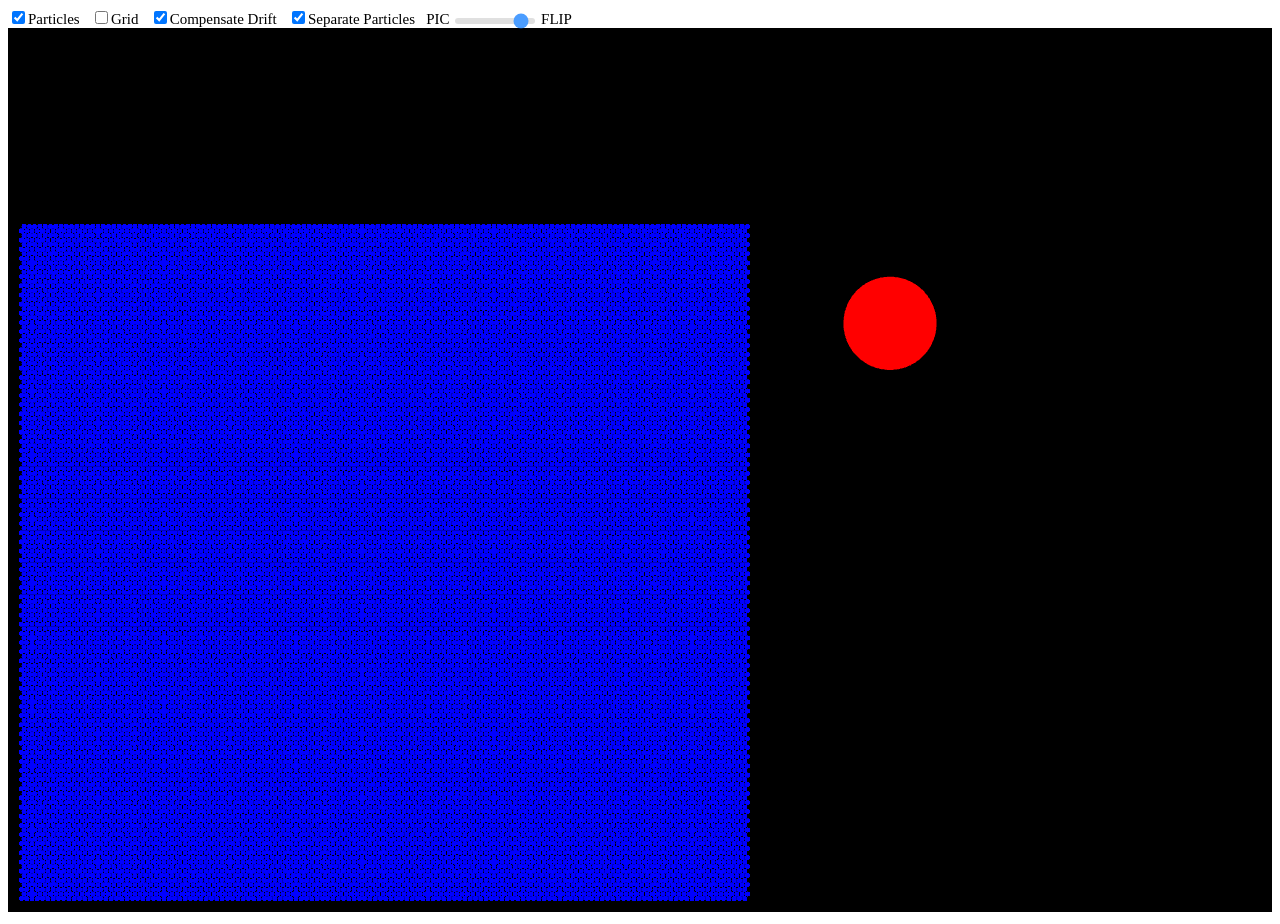
<file: supplement/18-flip.html>
<!--
Copyright 2022 Matthias Müller - Ten Minute Physics, 
www.youtube.com/c/TenMinutePhysics
www.matthiasMueller.info/tenMinutePhysics

MIT License

Permission is hereby granted, free of charge, to any person obtaining a copy of this software and associated documentation files (the "Software"), to deal in the Software without restriction, including without limitation the rights to use, copy, modify, merge, publish, distribute, sublicense, and/or sell copies of the Software, and to permit persons to whom the Software is furnished to do so, subject to the following conditions:

The above copyright notice and this permission notice shall be included in all copies or substantial portions of the Software.

THE SOFTWARE IS PROVIDED "AS IS", WITHOUT WARRANTY OF ANY KIND, EXPRESS OR IMPLIED, INCLUDING BUT NOT LIMITED TO THE WARRANTIES OF MERCHANTABILITY, FITNESS FOR A PARTICULAR PURPOSE AND NONINFRINGEMENT. IN NO EVENT SHALL THE AUTHORS OR COPYRIGHT HOLDERS BE LIABLE FOR ANY CLAIM, DAMAGES OR OTHER LIABILITY, WHETHER IN AN ACTION OF CONTRACT, TORT OR OTHERWISE, ARISING FROM, OUT OF OR IN CONNECTION WITH THE SOFTWARE OR THE USE OR OTHER DEALINGS IN THE SOFTWARE.
-->

<!DOCTYPE html>
<html>
<meta name="viewport" content="width=device-width, initial-scale=1.0">

<head>
	<title>FLIP Fluid</title>
	<style>
		body {
			font-family: verdana;
			font-size: 15px;
		}

		.button {
			background-color: #606060;
			border: none;
			color: white;
			padding: 10px 10px;
			font-size: 16px;
			margin: 4px 2px;
			cursor: pointer;
		}

		.slider {
			-webkit-appearance: none;
			width: 80px;
			height: 6px;
			border-radius: 5px;
			background: #d3d3d3;
			outline: none;
			opacity: 0.7;
			-webkit-transition: .2s;
			transition: opacity .2s;
		}
	</style>
</head>

<body>

	<input type="checkbox" checked onclick="scene.showParticles = !scene.showParticles">Particles &nbsp;
	<input type="checkbox" onclick="scene.showGrid = !scene.showGrid">Grid &nbsp;
	<input type="checkbox" checked onclick="scene.compensateDrift = !scene.compensateDrift">Compensate Drift &nbsp;
	<input type="checkbox" checked onclick="scene.separateParticles = !scene.separateParticles">Separate Particles
	&nbsp;
	PIC
	<input type="range" min="0" max="10" value="9" class="slider" onchange="scene.flipRatio = 0.1 * this.value"> FLIP
	<br>
	<canvas id="myCanvas" style="border:2px solid"></canvas>

	<script>

		var canvas = document.getElementById("myCanvas");
		var gl = canvas.getContext("webgl");
		canvas.width = window.innerWidth - 20;
		canvas.height = window.innerHeight - 20;

		canvas.focus();

		var simHeight = 3.0;
		var cScale = canvas.height / simHeight;
		var simWidth = canvas.width / cScale;

		var U_FIELD = 0;
		var V_FIELD = 1;

		var FLUID_CELL = 0;
		var AIR_CELL = 1;
		var SOLID_CELL = 2;

		var cnt = 0;

		function clamp(x, min, max) {
			if (x < min)
				return min;
			else if (x > max)
				return max;
			else
				return x;
		}

		// ----------------- start of simulator ------------------------------

		class FlipFluid {
			constructor(density, width, height, spacing, particleRadius, maxParticles) {

				// fluid

				this.density = density;
				this.fNumX = Math.floor(width / spacing) + 1;
				this.fNumY = Math.floor(height / spacing) + 1;
				this.h = Math.max(width / this.fNumX, height / this.fNumY);
				this.fInvSpacing = 1.0 / this.h;
				this.fNumCells = this.fNumX * this.fNumY;

				this.u = new Float32Array(this.fNumCells);
				this.v = new Float32Array(this.fNumCells);
				this.du = new Float32Array(this.fNumCells);
				this.dv = new Float32Array(this.fNumCells);
				this.prevU = new Float32Array(this.fNumCells);
				this.prevV = new Float32Array(this.fNumCells);
				this.p = new Float32Array(this.fNumCells);
				this.s = new Float32Array(this.fNumCells);
				this.cellType = new Int32Array(this.fNumCells);
				this.cellColor = new Float32Array(3 * this.fNumCells);

				// particles

				this.maxParticles = maxParticles;

				this.particlePos = new Float32Array(2 * this.maxParticles);
				this.particleColor = new Float32Array(3 * this.maxParticles);
				for (var i = 0; i < this.maxParticles; i++)
					this.particleColor[3 * i + 2] = 1.0;

				this.particleVel = new Float32Array(2 * this.maxParticles);
				this.particleDensity = new Float32Array(this.fNumCells);
				this.particleRestDensity = 0.0;

				this.particleRadius = particleRadius;
				this.pInvSpacing = 1.0 / (2.2 * particleRadius);
				this.pNumX = Math.floor(width * this.pInvSpacing) + 1;
				this.pNumY = Math.floor(height * this.pInvSpacing) + 1;
				this.pNumCells = this.pNumX * this.pNumY;

				this.numCellParticles = new Int32Array(this.pNumCells);
				this.firstCellParticle = new Int32Array(this.pNumCells + 1);
				this.cellParticleIds = new Int32Array(maxParticles);

				this.numParticles = 0;
			}

			integrateParticles(dt, gravity) {
				for (var i = 0; i < this.numParticles; i++) {
					this.particleVel[2 * i + 1] += dt * gravity;
					this.particlePos[2 * i] += this.particleVel[2 * i] * dt;
					this.particlePos[2 * i + 1] += this.particleVel[2 * i + 1] * dt;
				}
			}

			pushParticlesApart(numIters) {
				var colorDiffusionCoeff = 0.001;

				// count particles per cell

				this.numCellParticles.fill(0);

				for (var i = 0; i < this.numParticles; i++) {
					var x = this.particlePos[2 * i];
					var y = this.particlePos[2 * i + 1];

					var xi = clamp(Math.floor(x * this.pInvSpacing), 0, this.pNumX - 1);
					var yi = clamp(Math.floor(y * this.pInvSpacing), 0, this.pNumY - 1);
					var cellNr = xi * this.pNumY + yi;
					this.numCellParticles[cellNr]++;
				}

				// partial sums

				var first = 0;

				for (var i = 0; i < this.pNumCells; i++) {
					first += this.numCellParticles[i];
					this.firstCellParticle[i] = first;
				}
				this.firstCellParticle[this.pNumCells] = first;		// guard

				// fill particles into cells

				for (var i = 0; i < this.numParticles; i++) {
					var x = this.particlePos[2 * i];
					var y = this.particlePos[2 * i + 1];

					var xi = clamp(Math.floor(x * this.pInvSpacing), 0, this.pNumX - 1);
					var yi = clamp(Math.floor(y * this.pInvSpacing), 0, this.pNumY - 1);
					var cellNr = xi * this.pNumY + yi;
					this.firstCellParticle[cellNr]--;
					this.cellParticleIds[this.firstCellParticle[cellNr]] = i;
				}

				// push particles apart

				var minDist = 2.0 * this.particleRadius;
				var minDist2 = minDist * minDist;

				for (var iter = 0; iter < numIters; iter++) {

					for (var i = 0; i < this.numParticles; i++) {
						var px = this.particlePos[2 * i];
						var py = this.particlePos[2 * i + 1];

						var pxi = Math.floor(px * this.pInvSpacing);
						var pyi = Math.floor(py * this.pInvSpacing);
						var x0 = Math.max(pxi - 1, 0);
						var y0 = Math.max(pyi - 1, 0);
						var x1 = Math.min(pxi + 1, this.pNumX - 1);
						var y1 = Math.min(pyi + 1, this.pNumY - 1);

						for (var xi = x0; xi <= x1; xi++) {
							for (var yi = y0; yi <= y1; yi++) {
								var cellNr = xi * this.pNumY + yi;
								var first = this.firstCellParticle[cellNr];
								var last = this.firstCellParticle[cellNr + 1];
								for (var j = first; j < last; j++) {
									var id = this.cellParticleIds[j];
									if (id == i)
										continue;
									var qx = this.particlePos[2 * id];
									var qy = this.particlePos[2 * id + 1];

									var dx = qx - px;
									var dy = qy - py;
									var d2 = dx * dx + dy * dy;
									if (d2 > minDist2 || d2 == 0.0)
										continue;
									var d = Math.sqrt(d2);
									var s = 0.5 * (minDist - d) / d;
									dx *= s;
									dy *= s;
									this.particlePos[2 * i] -= dx;
									this.particlePos[2 * i + 1] -= dy;
									this.particlePos[2 * id] += dx;
									this.particlePos[2 * id + 1] += dy;

									// diffuse colors

									for (var k = 0; k < 3; k++) {
										var color0 = this.particleColor[3 * i + k];
										var color1 = this.particleColor[3 * id + k];
										var color = (color0 + color1) * 0.5;
										this.particleColor[3 * i + k] = color0 + (color - color0) * colorDiffusionCoeff;
										this.particleColor[3 * id + k] = color1 + (color - color1) * colorDiffusionCoeff;
									}
								}
							}
						}
					}
				}
			}

			handleParticleCollisions(obstacleX, obstacleY, obstacleRadius) {
				var h = 1.0 / this.fInvSpacing;
				var r = this.particleRadius;
				var or = obstacleRadius;
				var or2 = or * or;
				var minDist = obstacleRadius + r;
				var minDist2 = minDist * minDist;

				var minX = h + r;
				var maxX = (this.fNumX - 1) * h - r;
				var minY = h + r;
				var maxY = (this.fNumY - 1) * h - r;


				for (var i = 0; i < this.numParticles; i++) {
					var x = this.particlePos[2 * i];
					var y = this.particlePos[2 * i + 1];

					var dx = x - obstacleX;
					var dy = y - obstacleY;
					var d2 = dx * dx + dy * dy;

					// obstacle collision

					if (d2 < minDist2) {

						// var d = Math.sqrt(d2);
						// var s = (minDist - d) / d;
						// x += dx * s;
						// y += dy * s;

						this.particleVel[2 * i] = scene.obstacleVelX;
						this.particleVel[2 * i + 1] = scene.obstacleVelY;
					}

					// wall collisions

					if (x < minX) {
						x = minX;
						this.particleVel[2 * i] = 0.0;

					}
					if (x > maxX) {
						x = maxX;
						this.particleVel[2 * i] = 0.0;
					}
					if (y < minY) {
						y = minY;
						this.particleVel[2 * i + 1] = 0.0;
					}
					if (y > maxY) {
						y = maxY;
						this.particleVel[2 * i + 1] = 0.0;
					}
					this.particlePos[2 * i] = x;
					this.particlePos[2 * i + 1] = y;
				}
			}

			updateParticleDensity() {
				var n = this.fNumY;
				var h = this.h;
				var h1 = this.fInvSpacing;
				var h2 = 0.5 * h;

				var d = f.particleDensity;

				d.fill(0.0);

				for (var i = 0; i < this.numParticles; i++) {
					var x = this.particlePos[2 * i];
					var y = this.particlePos[2 * i + 1];

					x = clamp(x, h, (this.fNumX - 1) * h);
					y = clamp(y, h, (this.fNumY - 1) * h);

					var x0 = Math.floor((x - h2) * h1);
					var tx = ((x - h2) - x0 * h) * h1;
					var x1 = Math.min(x0 + 1, this.fNumX - 2);

					var y0 = Math.floor((y - h2) * h1);
					var ty = ((y - h2) - y0 * h) * h1;
					var y1 = Math.min(y0 + 1, this.fNumY - 2);

					var sx = 1.0 - tx;
					var sy = 1.0 - ty;

					if (x0 < this.fNumX && y0 < this.fNumY) d[x0 * n + y0] += sx * sy;
					if (x1 < this.fNumX && y0 < this.fNumY) d[x1 * n + y0] += tx * sy;
					if (x1 < this.fNumX && y1 < this.fNumY) d[x1 * n + y1] += tx * ty;
					if (x0 < this.fNumX && y1 < this.fNumY) d[x0 * n + y1] += sx * ty;
				}

				if (this.particleRestDensity == 0.0) {
					var sum = 0.0;
					var numFluidCells = 0;

					for (var i = 0; i < this.fNumCells; i++) {
						if (this.cellType[i] == FLUID_CELL) {
							sum += d[i];
							numFluidCells++;
						}
					}

					if (numFluidCells > 0)
						this.particleRestDensity = sum / numFluidCells;
				}

				// 			for (var xi = 1; xi < this.fNumX; xi++) {
				// 				for (var yi = 1; yi < this.fNumY; yi++) {
				// 					var cellNr = xi * n + yi;
				// 					if (this.cellType[cellNr] != FLUID_CELL)
				// 						continue;
				// 					var hx = this.h;
				// 					var hy = this.h;

				// 					if (this.cellType[(xi - 1) * n + yi] == SOLID_CELL || this.cellType[(xi + 1) * n + yi] == SOLID_CELL)
				// 						hx -= this.particleRadius;
				// 					if (this.cellType[xi * n + yi - 1] == SOLID_CELL || this.cellType[xi * n + yi + 1] == SOLID_CELL)
				// 						hy -= this.particleRadius;

				// 					var scale = this.h * this.h / (hx * hy)
				// 					d[cellNr] *= scale;
				// 				}
				// 			}
			}

			transferVelocities(toGrid, flipRatio) {
				var n = this.fNumY;
				var h = this.h;
				var h1 = this.fInvSpacing;
				var h2 = 0.5 * h;

				if (toGrid) {

					this.prevU.set(this.u);
					this.prevV.set(this.v);

					this.du.fill(0.0);
					this.dv.fill(0.0);
					this.u.fill(0.0);
					this.v.fill(0.0);

					for (var i = 0; i < this.fNumCells; i++)
						this.cellType[i] = this.s[i] == 0.0 ? SOLID_CELL : AIR_CELL;

					for (var i = 0; i < this.numParticles; i++) {
						var x = this.particlePos[2 * i];
						var y = this.particlePos[2 * i + 1];
						var xi = clamp(Math.floor(x * h1), 0, this.fNumX - 1);
						var yi = clamp(Math.floor(y * h1), 0, this.fNumY - 1);
						var cellNr = xi * n + yi;
						if (this.cellType[cellNr] == AIR_CELL)
							this.cellType[cellNr] = FLUID_CELL;
					}
				}

				for (var component = 0; component < 2; component++) {

					var dx = component == 0 ? 0.0 : h2;
					var dy = component == 0 ? h2 : 0.0;

					var f = component == 0 ? this.u : this.v;
					var prevF = component == 0 ? this.prevU : this.prevV;
					var d = component == 0 ? this.du : this.dv;

					for (var i = 0; i < this.numParticles; i++) {
						var x = this.particlePos[2 * i];
						var y = this.particlePos[2 * i + 1];

						x = clamp(x, h, (this.fNumX - 1) * h);
						y = clamp(y, h, (this.fNumY - 1) * h);

						var x0 = Math.min(Math.floor((x - dx) * h1), this.fNumX - 2);
						var tx = ((x - dx) - x0 * h) * h1;
						var x1 = Math.min(x0 + 1, this.fNumX - 2);

						var y0 = Math.min(Math.floor((y - dy) * h1), this.fNumY - 2);
						var ty = ((y - dy) - y0 * h) * h1;
						var y1 = Math.min(y0 + 1, this.fNumY - 2);

						var sx = 1.0 - tx;
						var sy = 1.0 - ty;

						var d0 = sx * sy;
						var d1 = tx * sy;
						var d2 = tx * ty;
						var d3 = sx * ty;

						var nr0 = x0 * n + y0;
						var nr1 = x1 * n + y0;
						var nr2 = x1 * n + y1;
						var nr3 = x0 * n + y1;

						if (toGrid) {
							var pv = this.particleVel[2 * i + component];
							f[nr0] += pv * d0; d[nr0] += d0;
							f[nr1] += pv * d1; d[nr1] += d1;
							f[nr2] += pv * d2; d[nr2] += d2;
							f[nr3] += pv * d3; d[nr3] += d3;
						}
						else {
							var offset = component == 0 ? n : 1;
							var valid0 = this.cellType[nr0] != AIR_CELL || this.cellType[nr0 - offset] != AIR_CELL ? 1.0 : 0.0;
							var valid1 = this.cellType[nr1] != AIR_CELL || this.cellType[nr1 - offset] != AIR_CELL ? 1.0 : 0.0;
							var valid2 = this.cellType[nr2] != AIR_CELL || this.cellType[nr2 - offset] != AIR_CELL ? 1.0 : 0.0;
							var valid3 = this.cellType[nr3] != AIR_CELL || this.cellType[nr3 - offset] != AIR_CELL ? 1.0 : 0.0;

							var v = this.particleVel[2 * i + component];
							var d = valid0 * d0 + valid1 * d1 + valid2 * d2 + valid3 * d3;

							if (d > 0.0) {

								var picV = (valid0 * d0 * f[nr0] + valid1 * d1 * f[nr1] + valid2 * d2 * f[nr2] + valid3 * d3 * f[nr3]) / d;
								var corr = (valid0 * d0 * (f[nr0] - prevF[nr0]) + valid1 * d1 * (f[nr1] - prevF[nr1])
									+ valid2 * d2 * (f[nr2] - prevF[nr2]) + valid3 * d3 * (f[nr3] - prevF[nr3])) / d;
								var flipV = v + corr;

								this.particleVel[2 * i + component] = (1.0 - flipRatio) * picV + flipRatio * flipV;
							}
						}
					}

					if (toGrid) {
						for (var i = 0; i < f.length; i++) {
							if (d[i] > 0.0)
								f[i] /= d[i];
						}

						// restore solid cells

						for (var i = 0; i < this.fNumX; i++) {
							for (var j = 0; j < this.fNumY; j++) {
								var solid = this.cellType[i * n + j] == SOLID_CELL;
								if (solid || (i > 0 && this.cellType[(i - 1) * n + j] == SOLID_CELL))
									this.u[i * n + j] = this.prevU[i * n + j];
								if (solid || (j > 0 && this.cellType[i * n + j - 1] == SOLID_CELL))
									this.v[i * n + j] = this.prevV[i * n + j];
							}
						}
					}
				}
			}

			solveIncompressibility(numIters, dt, overRelaxation, compensateDrift = true) {

				this.p.fill(0.0);
				this.prevU.set(this.u);
				this.prevV.set(this.v);

				var n = this.fNumY;
				var cp = this.density * this.h / dt;

				for (var i = 0; i < this.fNumCells; i++) {
					var u = this.u[i];
					var v = this.v[i];
				}

				for (var iter = 0; iter < numIters; iter++) {

					for (var i = 1; i < this.fNumX - 1; i++) {
						for (var j = 1; j < this.fNumY - 1; j++) {

							if (this.cellType[i * n + j] != FLUID_CELL)
								continue;

							var center = i * n + j;
							var left = (i - 1) * n + j;
							var right = (i + 1) * n + j;
							var bottom = i * n + j - 1;
							var top = i * n + j + 1;

							var s = this.s[center];
							var sx0 = this.s[left];
							var sx1 = this.s[right];
							var sy0 = this.s[bottom];
							var sy1 = this.s[top];
							var s = sx0 + sx1 + sy0 + sy1;
							if (s == 0.0)
								continue;

							var div = this.u[right] - this.u[center] +
								this.v[top] - this.v[center];

							if (this.particleRestDensity > 0.0 && compensateDrift) {
								var k = 1.0;
								var compression = this.particleDensity[i * n + j] - this.particleRestDensity;
								if (compression > 0.0)
									div = div - k * compression;
							}

							var p = -div / s;
							p *= overRelaxation;
							this.p[center] += cp * p;

							this.u[center] -= sx0 * p;
							this.u[right] += sx1 * p;
							this.v[center] -= sy0 * p;
							this.v[top] += sy1 * p;
						}
					}
				}
			}

			updateParticleColors() {
				// for (var i = 0; i < this.numParticles; i++) {
				// 	this.particleColor[3 * i] *= 0.99; 
				// 	this.particleColor[3 * i + 1] *= 0.99
				// 	this.particleColor[3 * i + 2] = 
				// 		clamp(this.particleColor[3 * i + 2] + 0.001, 0.0, 1.0)
				// }

				// return;

				var h1 = this.fInvSpacing;

				for (var i = 0; i < this.numParticles; i++) {

					var s = 0.01;

					this.particleColor[3 * i] = clamp(this.particleColor[3 * i] - s, 0.0, 1.0);
					this.particleColor[3 * i + 1] = clamp(this.particleColor[3 * i + 1] - s, 0.0, 1.0);
					this.particleColor[3 * i + 2] = clamp(this.particleColor[3 * i + 2] + s, 0.0, 1.0);

					var x = this.particlePos[2 * i];
					var y = this.particlePos[2 * i + 1];
					var xi = clamp(Math.floor(x * h1), 1, this.fNumX - 1);
					var yi = clamp(Math.floor(y * h1), 1, this.fNumY - 1);
					var cellNr = xi * this.fNumY + yi;

					var d0 = this.particleRestDensity;

					if (d0 > 0.0) {
						var relDensity = this.particleDensity[cellNr] / d0;
						if (relDensity < 0.7) {
							var s = 0.8;
							this.particleColor[3 * i] = s;
							this.particleColor[3 * i + 1] = s;
							this.particleColor[3 * i + 2] = 1.0;
						}
					}
				}
			}

			setSciColor(cellNr, val, minVal, maxVal) {
				val = Math.min(Math.max(val, minVal), maxVal - 0.0001);
				var d = maxVal - minVal;
				val = d == 0.0 ? 0.5 : (val - minVal) / d;
				var m = 0.25;
				var num = Math.floor(val / m);
				var s = (val - num * m) / m;
				var r, g, b;

				switch (num) {
					case 0: r = 0.0; g = s; b = 1.0; break;
					case 1: r = 0.0; g = 1.0; b = 1.0 - s; break;
					case 2: r = s; g = 1.0; b = 0.0; break;
					case 3: r = 1.0; g = 1.0 - s; b = 0.0; break;
				}

				this.cellColor[3 * cellNr] = r;
				this.cellColor[3 * cellNr + 1] = g;
				this.cellColor[3 * cellNr + 2] = b;
			}

			updateCellColors() {
				this.cellColor.fill(0.0);

				for (var i = 0; i < this.fNumCells; i++) {

					if (this.cellType[i] == SOLID_CELL) {
						this.cellColor[3 * i] = 0.5;
						this.cellColor[3 * i + 1] = 0.5;
						this.cellColor[3 * i + 2] = 0.5;
					}
					else if (this.cellType[i] == FLUID_CELL) {
						var d = this.particleDensity[i];
						if (this.particleRestDensity > 0.0)
							d /= this.particleRestDensity;
						this.setSciColor(i, d, 0.0, 2.0);
					}
				}
			}

			simulate(dt, gravity, flipRatio, numPressureIters, numParticleIters, overRelaxation, compensateDrift, separateParticles, obstacleX, abstacleY, obstacleRadius) {
				var numSubSteps = 1;
				var sdt = dt / numSubSteps;

				for (var step = 0; step < numSubSteps; step++) {
					this.integrateParticles(sdt, gravity);
					if (separateParticles)
						this.pushParticlesApart(numParticleIters);
					this.handleParticleCollisions(obstacleX, abstacleY, obstacleRadius)
					this.transferVelocities(true);
					this.updateParticleDensity();
					this.solveIncompressibility(numPressureIters, sdt, overRelaxation, compensateDrift);
					this.transferVelocities(false, flipRatio);
				}

				this.updateParticleColors();
				this.updateCellColors();

			}
		}

		// ----------------- end of simulator ------------------------------

		var scene =
		{
			gravity: -9.81,
			//		gravity : 0.0,
			dt: 1.0 / 120.0,
			flipRatio: 0.9,
			numPressureIters: 100,
			numParticleIters: 2,
			frameNr: 0,
			overRelaxation: 1.9,
			compensateDrift: true,
			separateParticles: true,
			obstacleX: 0.0,
			obstacleY: 0.0,
			obstacleRadius: 0.15,
			paused: true,
			showObstacle: true,
			obstacleVelX: 0.0,
			obstacleVelY: 0.0,
			showParticles: true,
			showGrid: false,
			fluid: null
		};

		function setupScene() {
			scene.obstacleRadius = 0.15;
			scene.overRelaxation = 1.9;

			scene.dt = 1.0 / 60.0;
			scene.numPressureIters = 50;
			scene.numParticleIters = 2;

			var res = 100;

			var tankHeight = 1.0 * simHeight;
			var tankWidth = 1.0 * simWidth;
			var h = tankHeight / res;
			var density = 1000.0;

			var relWaterHeight = 0.8
			var relWaterWidth = 0.6

			// dam break

			// compute number of particles

			var r = 0.3 * h;	// particle radius w.r.t. cell size
			var dx = 2.0 * r;
			var dy = Math.sqrt(3.0) / 2.0 * dx;

			var numX = Math.floor((relWaterWidth * tankWidth - 2.0 * h - 2.0 * r) / dx);
			var numY = Math.floor((relWaterHeight * tankHeight - 2.0 * h - 2.0 * r) / dy);
			var maxParticles = numX * numY;

			// create fluid

			f = scene.fluid = new FlipFluid(density, tankWidth, tankHeight, h, r, maxParticles);

			// create particles

			f.numParticles = numX * numY;
			var p = 0;
			for (var i = 0; i < numX; i++) {
				for (var j = 0; j < numY; j++) {
					f.particlePos[p++] = h + r + dx * i + (j % 2 == 0 ? 0.0 : r);
					f.particlePos[p++] = h + r + dy * j
				}
			}

			// setup grid cells for tank

			var n = f.fNumY;

			for (var i = 0; i < f.fNumX; i++) {
				for (var j = 0; j < f.fNumY; j++) {
					var s = 1.0;	// fluid
					if (i == 0 || i == f.fNumX - 1 || j == 0)
						s = 0.0;	// solid
					f.s[i * n + j] = s
				}
			}

			setObstacle(3.0, 2.0, true);
		}


		// draw -------------------------------------------------------

		const pointVertexShader = `
		attribute vec2 attrPosition;
		attribute vec3 attrColor;
		uniform vec2 domainSize;
		uniform float pointSize;
		uniform float drawDisk;

		varying vec3 fragColor;
		varying float fragDrawDisk;

		void main() {
		vec4 screenTransform = 
			vec4(2.0 / domainSize.x, 2.0 / domainSize.y, -1.0, -1.0);
		gl_Position =
			vec4(attrPosition * screenTransform.xy + screenTransform.zw, 0.0, 1.0);

		gl_PointSize = pointSize;
		fragColor = attrColor;
		fragDrawDisk = drawDisk;
		}
	`;

		const pointFragmentShader = `
		precision mediump float;
		varying vec3 fragColor;
		varying float fragDrawDisk;

		void main() {
			if (fragDrawDisk == 1.0) {
				float rx = 0.5 - gl_PointCoord.x;
				float ry = 0.5 - gl_PointCoord.y;
				float r2 = rx * rx + ry * ry;
				if (r2 > 0.25)
					discard;
			}
			gl_FragColor = vec4(fragColor, 1.0);
		}
	`;

		const meshVertexShader = `
		attribute vec2 attrPosition;
		uniform vec2 domainSize;
		uniform vec3 color;
		uniform vec2 translation;
		uniform float scale;

		varying vec3 fragColor;

		void main() {
			vec2 v = translation + attrPosition * scale;
		vec4 screenTransform = 
			vec4(2.0 / domainSize.x, 2.0 / domainSize.y, -1.0, -1.0);
		gl_Position =
			vec4(v * screenTransform.xy + screenTransform.zw, 0.0, 1.0);

		fragColor = color;
		}
	`;

		const meshFragmentShader = `
		precision mediump float;
		varying vec3 fragColor;

		void main() {
			gl_FragColor = vec4(fragColor, 1.0);
		}
	`;

		function createShader(gl, vsSource, fsSource) {
			const vsShader = gl.createShader(gl.VERTEX_SHADER);
			gl.shaderSource(vsShader, vsSource);
			gl.compileShader(vsShader);
			if (!gl.getShaderParameter(vsShader, gl.COMPILE_STATUS))
				console.log("vertex shader compile error: " + gl.getShaderInfoLog(vsShader));

			const fsShader = gl.createShader(gl.FRAGMENT_SHADER);
			gl.shaderSource(fsShader, fsSource);
			gl.compileShader(fsShader);
			if (!gl.getShaderParameter(fsShader, gl.COMPILE_STATUS))
				console.log("fragment shader compile error: " + gl.getShaderInfoLog(fsShader));

			var shader = gl.createProgram();
			gl.attachShader(shader, vsShader);
			gl.attachShader(shader, fsShader);
			gl.linkProgram(shader);

			return shader;
		}

		var pointShader = null;
		var meshShader = null;

		var pointVertexBuffer = null;
		var pointColorBuffer = null;

		var gridVertBuffer = null;
		var gridColorBuffer = null;

		var diskVertBuffer = null;
		var diskIdBuffer = null;

		function draw() {
			gl.clearColor(0.0, 0.0, 0.0, 1.0);
			gl.clear(gl.COLOR_BUFFER_BIT);

			gl.viewport(0, 0, gl.canvas.width, gl.canvas.height);

			// prepare shaders

			if (pointShader == null)
				pointShader = createShader(gl, pointVertexShader, pointFragmentShader);
			if (meshShader == null)
				meshShader = createShader(gl, meshVertexShader, meshFragmentShader);

			// grid

			if (gridVertBuffer == null) {

				var f = scene.fluid;
				gridVertBuffer = gl.createBuffer();
				var cellCenters = new Float32Array(2 * f.fNumCells);
				var p = 0;

				for (var i = 0; i < f.fNumX; i++) {
					for (var j = 0; j < f.fNumY; j++) {
						cellCenters[p++] = (i + 0.5) * f.h;
						cellCenters[p++] = (j + 0.5) * f.h;
					}
				}
				gl.bindBuffer(gl.ARRAY_BUFFER, gridVertBuffer);
				gl.bufferData(gl.ARRAY_BUFFER, cellCenters, gl.DYNAMIC_DRAW);
				gl.bindBuffer(gl.ARRAY_BUFFER, null);
			}

			if (gridColorBuffer == null)
				gridColorBuffer = gl.createBuffer();

			if (scene.showGrid) {

				var pointSize = 0.9 * scene.fluid.h / simWidth * canvas.width;

				gl.useProgram(pointShader);
				gl.uniform2f(gl.getUniformLocation(pointShader, 'domainSize'), simWidth, simHeight);
				gl.uniform1f(gl.getUniformLocation(pointShader, 'pointSize'), pointSize);
				gl.uniform1f(gl.getUniformLocation(pointShader, 'drawDisk'), 0.0);

				gl.bindBuffer(gl.ARRAY_BUFFER, gridVertBuffer);
				var posLoc = gl.getAttribLocation(pointShader, 'attrPosition');
				gl.enableVertexAttribArray(posLoc);
				gl.vertexAttribPointer(posLoc, 2, gl.FLOAT, false, 0, 0);

				gl.bindBuffer(gl.ARRAY_BUFFER, gridColorBuffer);
				gl.bufferData(gl.ARRAY_BUFFER, scene.fluid.cellColor, gl.DYNAMIC_DRAW);

				var colorLoc = gl.getAttribLocation(pointShader, 'attrColor');
				gl.enableVertexAttribArray(colorLoc);
				gl.vertexAttribPointer(colorLoc, 3, gl.FLOAT, false, 0, 0);

				gl.drawArrays(gl.POINTS, 0, scene.fluid.fNumCells);

				gl.disableVertexAttribArray(posLoc);
				gl.disableVertexAttribArray(colorLoc);

				gl.bindBuffer(gl.ARRAY_BUFFER, null);
			}

			// water

			if (scene.showParticles) {
				gl.clear(gl.DEPTH_BUFFER_BIT);

				var pointSize = 2.0 * scene.fluid.particleRadius / simWidth * canvas.width;

				gl.useProgram(pointShader);
				gl.uniform2f(gl.getUniformLocation(pointShader, 'domainSize'), simWidth, simHeight);
				gl.uniform1f(gl.getUniformLocation(pointShader, 'pointSize'), pointSize);
				gl.uniform1f(gl.getUniformLocation(pointShader, 'drawDisk'), 1.0);

				if (pointVertexBuffer == null)
					pointVertexBuffer = gl.createBuffer();
				if (pointColorBuffer == null)
					pointColorBuffer = gl.createBuffer();

				gl.bindBuffer(gl.ARRAY_BUFFER, pointVertexBuffer);
				gl.bufferData(gl.ARRAY_BUFFER, scene.fluid.particlePos, gl.DYNAMIC_DRAW);

				var posLoc = gl.getAttribLocation(pointShader, 'attrPosition');
				gl.enableVertexAttribArray(posLoc);
				gl.vertexAttribPointer(posLoc, 2, gl.FLOAT, false, 0, 0);

				gl.bindBuffer(gl.ARRAY_BUFFER, pointColorBuffer);
				gl.bufferData(gl.ARRAY_BUFFER, scene.fluid.particleColor, gl.DYNAMIC_DRAW);

				var colorLoc = gl.getAttribLocation(pointShader, 'attrColor');
				gl.enableVertexAttribArray(colorLoc);
				gl.vertexAttribPointer(colorLoc, 3, gl.FLOAT, false, 0, 0);

				gl.drawArrays(gl.POINTS, 0, scene.fluid.numParticles);

				gl.disableVertexAttribArray(posLoc);
				gl.disableVertexAttribArray(colorLoc);

				gl.bindBuffer(gl.ARRAY_BUFFER, null);
			}

			// disk

			// prepare disk mesh

			var numSegs = 50;

			if (diskVertBuffer == null) {

				diskVertBuffer = gl.createBuffer();
				var dphi = 2.0 * Math.PI / numSegs;
				var diskVerts = new Float32Array(2 * numSegs + 2);
				var p = 0;
				diskVerts[p++] = 0.0;
				diskVerts[p++] = 0.0;
				for (var i = 0; i < numSegs; i++) {
					diskVerts[p++] = Math.cos(i * dphi);
					diskVerts[p++] = Math.sin(i * dphi);
				}
				gl.bindBuffer(gl.ARRAY_BUFFER, diskVertBuffer);
				gl.bufferData(gl.ARRAY_BUFFER, diskVerts, gl.DYNAMIC_DRAW);
				gl.bindBuffer(gl.ARRAY_BUFFER, null);

				diskIdBuffer = gl.createBuffer();
				var diskIds = new Uint16Array(3 * numSegs);
				p = 0;
				for (var i = 0; i < numSegs; i++) {
					diskIds[p++] = 0;
					diskIds[p++] = 1 + i;
					diskIds[p++] = 1 + (i + 1) % numSegs;
				}

				gl.bindBuffer(gl.ELEMENT_ARRAY_BUFFER, diskIdBuffer);
				gl.bufferData(gl.ELEMENT_ARRAY_BUFFER, diskIds, gl.DYNAMIC_DRAW);
				gl.bindBuffer(gl.ELEMENT_ARRAY_BUFFER, null);
			}

			gl.clear(gl.DEPTH_BUFFER_BIT);

			var diskColor = [1.0, 0.0, 0.0];

			gl.useProgram(meshShader);
			gl.uniform2f(gl.getUniformLocation(meshShader, 'domainSize'), simWidth, simHeight);
			gl.uniform3f(gl.getUniformLocation(meshShader, 'color'), diskColor[0], diskColor[1], diskColor[2]);
			gl.uniform2f(gl.getUniformLocation(meshShader, 'translation'), scene.obstacleX, scene.obstacleY);
			gl.uniform1f(gl.getUniformLocation(meshShader, 'scale'), scene.obstacleRadius + scene.fluid.particleRadius);

			posLoc = gl.getAttribLocation(meshShader, 'attrPosition');
			gl.enableVertexAttribArray(posLoc);
			gl.bindBuffer(gl.ARRAY_BUFFER, diskVertBuffer);
			gl.vertexAttribPointer(posLoc, 2, gl.FLOAT, false, 0, 0);

			gl.bindBuffer(gl.ELEMENT_ARRAY_BUFFER, diskIdBuffer);
			gl.drawElements(gl.TRIANGLES, 3 * numSegs, gl.UNSIGNED_SHORT, 0);

			gl.disableVertexAttribArray(posLoc);

		}

		function setObstacle(x, y, reset) {

			var vx = 0.0;
			var vy = 0.0;

			if (!reset) {
				vx = (x - scene.obstacleX) / scene.dt;
				vy = (y - scene.obstacleY) / scene.dt;
			}

			scene.obstacleX = x;
			scene.obstacleY = y;
			var r = scene.obstacleRadius;
			var f = scene.fluid;
			var n = f.numY;
			var cd = Math.sqrt(2) * f.h;

			for (var i = 1; i < f.numX - 2; i++) {
				for (var j = 1; j < f.numY - 2; j++) {

					f.s[i * n + j] = 1.0;

					dx = (i + 0.5) * f.h - x;
					dy = (j + 0.5) * f.h - y;

					if (dx * dx + dy * dy < r * r) {
						f.s[i * n + j] = 0.0;
						f.u[i * n + j] = vx;
						f.u[(i + 1) * n + j] = vx;
						f.v[i * n + j] = vy;
						f.v[i * n + j + 1] = vy;
					}
				}
			}

			scene.showObstacle = true;
			scene.obstacleVelX = vx;
			scene.obstacleVelY = vy;
		}

		// interaction -------------------------------------------------------

		var mouseDown = false;

		function startDrag(x, y) {
			let bounds = canvas.getBoundingClientRect();

			let mx = x - bounds.left - canvas.clientLeft;
			let my = y - bounds.top - canvas.clientTop;
			mouseDown = true;

			x = mx / cScale;
			y = (canvas.height - my) / cScale;

			setObstacle(x, y, true);
			scene.paused = false;
		}

		function drag(x, y) {
			if (mouseDown) {
				let bounds = canvas.getBoundingClientRect();
				let mx = x - bounds.left - canvas.clientLeft;
				let my = y - bounds.top - canvas.clientTop;
				x = mx / cScale;
				y = (canvas.height - my) / cScale;
				setObstacle(x, y, false);
			}
		}

		function endDrag() {
			mouseDown = false;
			scene.obstacleVelX = 0.0;
			scene.obstacleVelY = 0.0;
		}

		canvas.addEventListener('mousedown', event => {
			startDrag(event.x, event.y);
		});

		canvas.addEventListener('mouseup', event => {
			endDrag();
		});

		canvas.addEventListener('mousemove', event => {
			drag(event.x, event.y);
		});

		canvas.addEventListener('touchstart', event => {
			startDrag(event.touches[0].clientX, event.touches[0].clientY)
		});

		canvas.addEventListener('touchend', event => {
			endDrag()
		});

		canvas.addEventListener('touchmove', event => {
			event.preventDefault();
			event.stopImmediatePropagation();
			drag(event.touches[0].clientX, event.touches[0].clientY)
		}, { passive: false });


		document.addEventListener('keydown', event => {
			switch (event.key) {
				case 'p': scene.paused = !scene.paused; break;
				case 'm': scene.paused = false; simulate(); scene.paused = true; break;
			}
		});

		function toggleStart() {
			var button = document.getElementById('startButton');
			if (scene.paused)
				button.innerHTML = "Stop";
			else
				button.innerHTML = "Start";
			scene.paused = !scene.paused;
		}

		// main -------------------------------------------------------

		function simulate() {
			if (!scene.paused)
				scene.fluid.simulate(
					scene.dt, scene.gravity, scene.flipRatio, scene.numPressureIters, scene.numParticleIters,
					scene.overRelaxation, scene.compensateDrift, scene.separateParticles,
					scene.obstacleX, scene.obstacleY, scene.obstacleRadius, scene.colorFieldNr);
			scene.frameNr++;
		}

		function update() {
			simulate();
			draw();
			requestAnimationFrame(update);
		}

		setupScene();
		update();

	</script>
</body>

</html>
</file>
<file: style.css>
@font-face {
    font-family: 'CustomFont';
    src: url('font/font.ttf') format('truetype');
    font-weight: normal;
    font-style: normal;
}

@font-face {
    font-family: 'slkscrb';
    src: url('font/slkscrb.ttf') format('truetype');
    font-weight: normal;
    font-style: normal;
}

/* Combo text styles */
.combo-text {
    font-family: 'slkscrb', Arial, sans-serif;
    position: absolute;
    font-size: 48px;
    font-weight: bold;
    color: #ff69b4;
    text-shadow: 2px 2px 4px rgba(0, 0, 0, 0.5);
    pointer-events: none;
    z-index: 10000;
    text-align: center;
}

/* Combo text colors by difficulty */
.combo-text.difficulty-1 {
    color: #cd7f32; /* Bronze */
    text-shadow: 2px 2px 4px rgba(0, 0, 0, 0.5), 0 0 10px rgba(205, 127, 50, 0.5);
}

.combo-text.difficulty-2 {
    color: #c0c0c0; /* Silver */
    text-shadow: 2px 2px 4px rgba(0, 0, 0, 0.5), 0 0 10px rgba(192, 192, 192, 0.5);
}

.combo-text.difficulty-3 {
    color: #ffd700; /* Gold */
    text-shadow: 2px 2px 4px rgba(0, 0, 0, 0.5), 0 0 10px rgba(255, 215, 0, 0.5);
}

.combo-text.difficulty-4 {
    color: #5bcffa; /* White-blue */
    text-shadow: 2px 2px 4px rgba(0, 0, 0, 0.5), 0 0 15px rgba(91, 207, 250, 0.8);
    animation: comboFlicker 3s ease-in-out infinite;
}

@keyframes comboFlicker {
    0%, 100% {
        color: #5bcffa;
        text-shadow: 2px 2px 4px rgba(0, 0, 0, 0.5), 0 0 15px rgba(91, 207, 250, 0.8);
    }
    50% {
        color: #ffffff;
        text-shadow: 2px 2px 4px rgba(0, 0, 0, 0.5), 0 0 20px rgba(255, 255, 255, 1);
    }
}

/* Combo count on page buttons */
.page-btn.combo-display {
    display: flex;
    align-items: center;
    justify-content: center;
    color: #ff8fab !important;
    font-family: 'slkscrb', Arial, sans-serif;
    font-size: 32px;
    font-weight: bold;
    text-shadow: none;
    -webkit-font-smoothing: antialiased;
    -moz-osx-font-smoothing: grayscale;
    image-rendering: crisp-edges;
    transition: color 0.1s ease;
}

/* Combo flashing animation - only affects the text */
.page-btn.combo-flashing .combo-text-inner {
    animation: comboFlash 1s infinite;
}

@keyframes comboFlash {
    0%, 100% {
        opacity: 1;
        color: #000000;
    }
    50% {
        opacity: 0;
        color: #000000;
    }
}

body {
    font-family: 'CustomFont', Arial, sans-serif;
    margin: 0;
    padding: 0;
    background: #ffffff;
}

header {
    background: #333;
    color: #fff;
    padding: 1em;
    text-align: center;
}

/* Footer Styles - Appears at bottom of content */
.site-footer {
    background: linear-gradient(135deg, #ffb3c2 0%, #ff8fab 100%);
    color: #fff;
    padding: 1.5em 1em;
    text-align: center;
    width: 100%;
    box-sizing: border-box;
    margin-top: 6em;
}

.footer-content {
    display: flex;
    justify-content: space-between;
    align-items: center;
    gap: 20px;
    max-width: 1000px;
    margin: 0 auto;
}

.footer-left {
    display: flex;
    flex-direction: column;
    align-items: flex-start;
    gap: 10px;
}

.footer-right {
    display: flex;
    flex-direction: column;
    align-items: flex-end;
    gap: 10px;
}

.wechat-section {
    display: flex;
    flex-direction: column;
    align-items: flex-end;
    gap: 5px;
}

.wechat-qr {
    width: 80px;
    height: 80px;
    border-radius: 8px;
    box-shadow: 0 2px 8px rgba(0, 0, 0, 0.15);
}

.wechat-text {
    font-size: 12px;
}

.wechat-text.en {
    display: none;
}

.footer-logo img {
    height: 40px;
    width: auto;
    border-radius: 8px;
    box-shadow: 0 2px 8px rgba(0, 0, 0, 0.15);
}

.footer-info p {
    margin: 0;
    font-size: 14px;
}

.footer-links {
    display: flex;
    align-items: center;
    gap: 15px;
    font-size: 14px;
}

.footer-link {
    color: #fff;
    text-decoration: none;
    transition: all 0.3s ease;
    border-bottom: 1px solid transparent;
}

.footer-link:hover {
    opacity: 0.8;
    border-bottom-color: #fff;
}

main {
    padding: 2em;
}

.top-images-container {
    display: flex;
    justify-content: center;
    align-items: flex-start;
    margin-top: 6em;
    position: relative;
    height: 250px;
    /* Adjust as needed */
}

.left-images {
    display: flex;
    flex-direction: column;
    position: relative;
    margin-right: 30px;
}

.bun-img {
    width: 180px;
    /* Adjust as needed */
    height: auto;
    margin-bottom: 10px;
    cursor: pointer;
    transition: transform 0.2s;
}

.bun-img.shrink {
    transform: scale(0.7);
}

.left-bottom-img {
    width: 180px;
    /* Adjust as needed */
    height: auto;
    margin-top: 0;
}

.sis-img {
    width: 320px;
    /* Adjust as needed */
    height: auto;
    align-self: flex-start;
}

.pinyin-image {
    display: flex;
    justify-content: center;
    /* 水平居中 */
    align-items: center;
    /* 垂直居中（如果需要） */
    width: 100%;
    /* 确保容器占满宽度 */
    margin-top: -1em;
    margin-bottom: 3em;
}

.game-image {
    display: flex;
    justify-content: center;
    /* 水平居中 */
    align-items: center;
    /* 垂直居中（如果需要） */
    width: 100%;
    /* 确保容器占满宽度 */
    margin-top: 3em;
    margin-bottom: 3em;
}

@keyframes flicker {
    0% {
        color: #ffb3c2;
        /* 几乎透明 */
    }

    50% {
        color: rgba(0, 0, 0, 1);
        /* 纯黑色 */
    }

    100% {
        color: #ffb3c2;
        /* 几乎透明 */
    }
}

.flicker-text {
    animation: flicker 3s infinite;
    display: flex;
    justify-content: center;
    align-items: center;
    width: 100%;
    margin-top: 3em;
    margin-bottom: 3em;
    -webkit-animation: flicker 3s infinite;
}

button {
    padding: 0.5em 1em;
    font-size: 1em;
    font-family: 'CustomFont', Arial, sans-serif;
    align-items: center;
    background-color: #dddddd;
    /* Button background color */
    color: #000000;
    /* Text color */
    border: none;
    /* Remove default border */
    border-radius: 5px;
    /* Rounded corners */
    cursor: pointer;
    /* Pointer cursor on hover */
    transition: background-color 0.3s;
    /* Smooth transition for hover effect */
}

button:hover:not(:disabled) {
    background-color: #ffb3c2;
    /* Darker background on hover */
    color: #000000;
    /* Text color */
}

/* Confirm button animation */
#confirmBtn.active:not(:disabled):not(:hover) {
    animation: buttonBounce 1s infinite alternate;
    -webkit-animation: buttonBounce 1s infinite alternate;
}

/* Restart buttons animation */
#restartBtn.active:not(:disabled):not(:hover),
#restartBtnFloat.active:not(:disabled):not(:hover) {
    animation: buttonBounce 1s infinite alternate;
    -webkit-animation: buttonBounce 1s infinite alternate;
}

#startBtn {
    border-radius: 50px;
    -webkit-border-radius: 50px;
    -moz-border-radius: 50px;
    -ms-border-radius: 50px;
    -o-border-radius: 50px;
}

/* Sticker 容器 - fixed全屏层，在page2激活时显示 */
.sticker-container {
    position: fixed;
    top: 0;
    left: 0;
    width: 100vw;
    height: 100vh;
    pointer-events: none; /* 不影响点击 */
    z-index: 998; /* 在most内容之上，浮动控件(999)之下 */
    overflow: visible; /* 不裁剪 */
    display: none; /* 默认隐藏 */
}

/* page2激活时显示sticker */
body.page2-active .sticker-container {
    display: block;
}

/* Sticker wrapper - 处理定位和旋转 */
.sticker-item {
    position: absolute;
    pointer-events: none;
    will-change: opacity;
}

/* Sticker img - 呼吸动画由JS驱动 */
.sticker-item img {
    display: block;
    width: 100%;
    height: auto;
    transform-origin: center center;
}




@keyframes buttonBounce {
    0% {
        background-color: #dddddd;
    }
    100% {
        background-color: #ffb3c2;
    }
}

button:disabled {
    color: #808080;
    /* Grey text color when disabled */
    cursor: not-allowed;
    /* Not-allowed cursor when disabled */
}

canvas {
    width: 100%;
    max-width: 1344px;
    height: auto;
    display: block;
    margin: 0 auto;
    border: 2px solid #333;
    justify-content: center;
    align-items: center;
}

.jigsaw-container {
    width: 100%;
    display: flex;
    flex-direction: column;
    /* Stack vertically */
    justify-content: center;
    align-items: center;
    gap: 2em;
    margin: 2em auto;
    min-height: calc(100vh - 8em);
    box-sizing: border-box;
}

.jigsaw {
    width: 100%;
    max-width: 70vw;
    height: auto;
    border: 2px solid #333;
    background: #fff;
    box-shadow: 0 2px 8px rgba(0, 0, 0, 0.1);
    display: flex;
    justify-content: center;
    align-items: center;
    margin: 0 auto;
}

.controls {
    display: flex;
    justify-content: center;
    align-items: center;
    gap: 1em;
    margin-top: 2em;
}

#floatingTimer {
    font-size: 1.5em;
    font-family: monospace;
}

.ranking-block {
    background: #f8f8f8;
    border-radius: 8px;
    padding: 1em 2em;
    max-width: 800px;
    margin: 0 auto;
}

.ranking-block>div {
    width: 320px;
}

.ranking-block h3 {
    margin-bottom: 0.5em;
    font-size: 1.1em;
}

/* 分页容器样式 - 固定定位在右侧 */
.page-nav {
    position: fixed;
    right: 30px;
    top: 50%;
    transform: translateY(-50%);
    display: none;
    /* 初始隐藏，按下任意键后显示 */
    flex-direction: column;
    gap: 20px;
    z-index: 1000;
}

/* 分页按钮样式 - 小图 */
.page-btn {
    width: 60px;
    height: 60px;
    border-radius: 50%;
    border: 3px solid #fff;
    box-shadow: 0 4px 10px rgba(0, 0, 0, 0.2);
    cursor: pointer;
    transition: all 0.3s ease;
    overflow: hidden;
    background-color: #ffffff;
    background-size: cover;
    background-position: center;
    position: relative;
}

/* 选中状态 - 放大 */
.page-btn.active {
    transform: scale(1.2);
    border-color: #ffb3c2;
    box-shadow: 0 6px 15px rgba(255, 107, 107, 0.4);
    z-index: 1001;
}

/* Display image when active or has been active */
.page-nav .page-btn:first-child.active,
.page-nav .page-btn:first-child.has-been-active {
    background: url('images/b1.png') no-repeat center center;
    background-size: 110%;
    color: transparent;
}

.page-nav .page-btn:nth-child(2).active,
.page-nav .page-btn:nth-child(2).has-been-active {
    background: url('images/b2.png') no-repeat center center;
    background-size: 110%;
    color: transparent;
}

.page-nav .page-btn:nth-child(3).active,
.page-nav .page-btn:nth-child(3).has-been-active {
    background: url('images/b3.png') no-repeat center center;
    background-size: 110%;
    color: transparent;
}

.page-nav .page-btn:nth-child(4).active,
.page-nav .page-btn:nth-child(4).has-been-active {
    background: url('images/b4.png') no-repeat center center;
    background-size: 110%;
    color: transparent;
}

.page-nav .page-btn:nth-child(5).active,
.page-nav .page-btn:nth-child(5).has-been-active {
    background: url('images/b5.png') no-repeat center center;
    background-size: 110%;
    color: transparent;
}

.page-nav .page-btn:nth-child(6).active,
.page-nav .page-btn:nth-child(6).has-been-active {
    background: url('images/b6.png') no-repeat center center;
    background-size: 110%;
    color: transparent;
}

/* 分页内容区域 */
.page {
    position: relative; /* ← 添加这行！为 sticker 容器提供定位上下文 */
    min-height: 100vh;
    /* 每个分页占满视口高度 */
    width: 100%;
    opacity: 1;
    transition: opacity 0.1s ease;
    scroll-margin-top: 0;
}


/* 平滑滚动到分页 */
html {
    scroll-behavior: smooth;
}

/* 禁用鼠标滚轮滚动 */
body {
    overflow-y: hidden;
    /* 隐藏滚动条，但保留滚动功能 */
    min-height: 100vh;
    position: relative;
}

.pages-container {
    height: 100vh;
    overflow-y: scroll;
    /* 保留滚动功能但隐藏滚动条 */
    scroll-behavior: smooth;
    -ms-overflow-style: none;
    /* IE和Edge隐藏滚动条 */
    scrollbar-width: none;
    /* Firefox隐藏滚动条 */
}

.pages-container::-webkit-scrollbar {
    display: none;
    /* Chrome、Safari和Opera隐藏滚动条 */
}

/* 浮动控制块样式（拼图页显示） */
.floating-controls {
    position: fixed;
    bottom: 20px;
    right: 20px;
    z-index: 2000;
    background: rgba(255, 255, 255, 0.95);
    border: 1px solid #ddd;
    border-radius: 8px;
    padding: 10px 12px;
    display: flex;
    align-items: center;
    gap: 8px;
    box-shadow: 0 6px 18px rgba(0, 0, 0, 0.15);
}

.hover-preview-overlay {
    position: fixed;
    top: 0;
    left: 0;
    width: 100%;
    height: 100%;
    background: rgba(0, 0, 0, 0.7);
    display: none;
    justify-content: center;
    align-items: center;
    z-index: 10000;
    animation: fadeIn 0.3s ease;
    pointer-events: none;
}

.hover-preview-overlay.visible {
    display: flex;
}

/* 关键：用相对定位的包装器 */
.hover-preview-wrapper {
    position: relative;
    display: inline-block;
    line-height: 0; /* 消除 inline-block 底部间隙 */
}

.hover-preview-image {
    max-width: 60vw;
    max-height: 70vh;
    width: auto;
    height: auto;
    object-fit: contain;
    border-radius: 16px;
    box-shadow: 0 10px 40px rgba(0, 0, 0, 0.5);
    animation: zoomIn 0.3s ease;
    display: block; /* 消除图片底部间隙 */
}

/* Canvas 精确覆盖图片，不拦截鼠标 */
.hover-preview-canvas {
    position: absolute;
    top: 0;
    left: 0;
    pointer-events: none;
    border-radius: 16px;
}




@keyframes fadeIn {
    from {
        opacity: 0;
    }
    to {
        opacity: 1;
    }
}

@keyframes zoomIn {
    from {
        opacity: 0;
        transform: scale(0.8);
    }
    to {
        opacity: 1;
        transform: scale(1);
    }
}

/* Floating Music Button Styles */
.floating-music-container {
    position: fixed;
    bottom: 55%;
    left: 30px;
    z-index: 999;
    display: flex;
    flex-direction: column;
    align-items: center;
}

.floating-music-btn {
    width: 60px;
    height: 60px;
    border-radius: 50%;
    background: #ffffff;
    border: none;
    cursor: pointer;
    box-shadow: 0 4px 6px rgba(0, 0, 0, 0.1);
    display: flex;
    align-items: center;
    justify-content: center;
    overflow: hidden;
    transition: transform 0.3s ease;
    -webkit-border-radius: 50%;
    -moz-border-radius: 50%;
    -ms-border-radius: 50%;
    -o-border-radius: 50%;
    -webkit-transition: transform 0.3s ease;
    -moz-transition: transform 0.3s ease;
    -ms-transition: transform 0.3s ease;
    -o-transition: transform 0.3s ease;
}

.floating-music-btn:hover {
    transform: scale(1.1);
    -webkit-transform: scale(1.1);
    -moz-transform: scale(1.1);
    -ms-transform: scale(1.1);
    -o-transform: scale(1.1);
}

.floating-music-btn img {
    width: 100%;
    height: 100%;
    object-fit: contain;
    transition: transform 0.3s ease;
}

.floating-music-btn.playing img {
    animation: breatheRotate 1.5s ease-in-out infinite;
    -webkit-animation: breatheRotate 1.5s ease-in-out infinite;
}

@keyframes breatheRotate {
    0% {
        transform: scale(1) rotate(0deg);
        -webkit-transform: scale(1) rotate(0deg);
        -moz-transform: scale(1) rotate(0deg);
        -ms-transform: scale(1) rotate(0deg);
        -o-transform: scale(1) rotate(0deg);
}

    50% {
        transform: scale(3) rotate(180deg);
        -webkit-transform: scale(3) rotate(180deg);
        -moz-transform: scale(3) rotate(180deg);
        -ms-transform: scale(3) rotate(180deg);
        -o-transform: scale(3) rotate(180deg);
    }

    100% {
        transform: scale(1) rotate(360deg);
    }
}

@keyframes attention {
    0% {
        transform: scale(1);
    }
    25% {
        transform: scale(1.2);
    }
    50% {
        transform: scale(1);
    }
    75% {
        transform: scale(1.2);
    }
    100% {
        transform: scale(1);
    }
}

.floating-music-btn.attention {
    animation: attention 1s ease-in-out;
}

/* Music Text Styles */
.music-text-container {
    width: 60px;
    height: 20px;
    margin-top: 5px;
    overflow: hidden;
    position: relative;
    display: flex;
    align-items: center;
}

.music-text {
    color: #666;
    /*Greycolor*/
    font-size: 12px;
    white-space: nowrap;
    position: absolute;
    left: 0;
    transition: transform 0.5s ease;
    /*Fadeeffectonbothends*/
    /* mask-image: linear-gradient(to right, transparent, black 5%, black 95%, transparent);
    -webkit-mask-image: linear-gradient(to right, transparent, black 5%, black 95%, transparent); */
}

/* Animation for scrolling text */
.music-text-container.scrolling .music-text {
    animation: scrollText 12s linear infinite;
    -webkit-animation: scrollText 12s linear infinite;
}

/* Floating Door Button Styles */
.floating-door-container {
    position: fixed;
    bottom: 25%;
    left: 30px;
    z-index: 999;
    display: flex;
    flex-direction: column;
    align-items: center;
}

.floating-door-btn {
    width: 60px;
    height: 60px;
    border-radius: 50%;
    background: #ffffff;
    border: none;
    cursor: pointer;
    box-shadow: 0 4px 6px rgba(0, 0, 0, 0.1);
    display: flex;
    align-items: center;
    justify-content: center;
    overflow: hidden;
    transition: transform 0.3s ease;
}

.floating-door-btn:hover {
    transform: scale(1.1);
}

.floating-door-btn img {
    width: 100%;
    height: 100%;
    object-fit: contain;
}

/* Floating Language Button Styles */
.floating-lang-container {
    position: fixed;
    bottom: 45%;
    left: 30px;
    z-index: 999;
    display: flex;
    flex-direction: column;
    align-items: center;
}

.floating-lang-btn {
    width: 60px;
    height: 60px;
    border-radius: 50%;
    background: linear-gradient(135deg, #ffb3c2 0%, #ff8fab 100%);
    border: none;
    cursor: pointer;
    box-shadow: 0 4px 6px rgba(0, 0, 0, 0.1);
    display: flex;
    align-items: center;
    justify-content: center;
    overflow: hidden;
    transition: transform 0.3s ease, background 0.3s ease;
    font-family: 'CustomFont', Arial, sans-serif;
    font-size: 16px;
    font-weight: bold;
    color: #ffffff;
    -webkit-border-radius: 50%;
    -moz-border-radius: 50%;
    -ms-border-radius: 50%;
    -o-border-radius: 50%;
    -webkit-transition: transform 0.3s ease, background 0.3s ease;
    -moz-transition: transform 0.3s ease, background 0.3s ease;
    -ms-transition: transform 0.3s ease, background 0.3s ease;
    -o-transition: transform 0.3s ease, background 0.3s ease;
}

.floating-lang-btn:hover {
    transform: scale(1.1);
    background: linear-gradient(135deg, #ff8fab 0%, #ff6b8a 100%);
    -webkit-transform: scale(1.1);
    -moz-transform: scale(1.1);
    -ms-transform: scale(1.1);
    -o-transform: scale(1.1);
}

/* Floating Kid Mode Button Styles */
.floating-kid-container {
    position: fixed;
    bottom: 35%;
    left: 30px;
    z-index: 999;
    display: flex;
    flex-direction: column;
    align-items: center;
}

.floating-kid-btn {
    width: 60px;
    height: 60px;
    border-radius: 50%;
    background: linear-gradient(90deg, #ff8fab 0%, #8fabff 100%);
    border: none;
    cursor: pointer;
    box-shadow: 0 4px 6px rgba(0, 0, 0, 0.1);
    display: flex;
    align-items: center;
    justify-content: center;
    overflow: hidden;
    transition: transform 0.3s ease, background 0.3s ease;
    font-family: 'CustomFont', Arial, sans-serif;
    font-size: 13px;
    font-weight: bold;
    color: #ffffff;
    -webkit-border-radius: 50%;
    -moz-border-radius: 50%;
    -ms-border-radius: 50%;
    -o-border-radius: 50%;
    -webkit-transition: transform 0.3s ease, background 0.3s ease;
    -moz-transition: transform 0.3s ease, background 0.3s ease;
    -ms-transition: transform 0.3s ease, background 0.3s ease;
    -o-transition: transform 0.3s ease, background 0.3s ease;
}

.floating-kid-btn:hover {
    transform: scale(1.1);
    background: linear-gradient(90deg, #8fabff 0%, #5bcffa 100%);
    -webkit-transform: scale(1.1);
    -moz-transform: scale(1.1);
    -ms-transform: scale(1.1);
    -o-transform: scale(1.1);
}

/* Floating Options Button Styles */
.floating-options-container {
    position: fixed;
    bottom: 15%;
    left: 30px;
    z-index: 999;
    display: flex;
    flex-direction: column;
    align-items: center;
}

.floating-options-btn {
    width: 60px;
    height: 60px;
    border-radius: 50%;
    background: linear-gradient(135deg, #c0c0c0 0%, #a0a0a0 100%);
    border: none;
    cursor: pointer;
    box-shadow: 0 4px 6px rgba(0, 0, 0, 0.1);
    display: flex;
    align-items: center;
    justify-content: center;
    overflow: hidden;
    transition: transform 0.3s ease, background 0.3s ease;
}

.floating-options-btn:hover {
    transform: scale(1.1);
    background: linear-gradient(135deg, #d0d0d0 0%, #b0b0b0 100%);
}

.floating-options-btn img {
    width: 80%;
    height: 80%;
    object-fit: contain;
}

/* Options Hint Bubble Styles */
.options-hint-bubble {
    position: absolute;
    left: 75px;
    top: 50%;
    transform: translateY(-50%);
    background: linear-gradient(135deg, #ff8fab 0%, #ff6b8a 100%);
    color: #ffffff;
    padding: 10px 16px;
    border-radius: 12px;
    font-size: 14px;
    font-weight: bold;
    white-space: nowrap;
    box-shadow: 0 4px 12px rgba(255, 107, 138, 0.4);
    z-index: 1000;
    display: flex;
    align-items: center;
    animation: hintPulse 2s ease-in-out infinite;
}

.options-hint-bubble.hidden {
    display: none;
}

.options-hint-text {
    color: #ffffff;
}

.options-hint-arrow {
    position: absolute;
    left: -6px;
    top: 50%;
    transform: translateY(-50%);
    width: 0;
    height: 0;
    border-top: 6px solid transparent;
    border-bottom: 6px solid transparent;
    border-right: 6px solid #ff8fab;
}

@keyframes hintPulse {
    0%, 100% {
        box-shadow: 0 4px 12px rgba(255, 107, 138, 0.4);
        transform: translateY(-50%) scale(1);
    }
    50% {
        box-shadow: 0 4px 20px rgba(255, 107, 138, 0.7);
        transform: translateY(-50%) scale(1.03);
    }
}

/* Options Window Styles */
.options-overlay {
    position: fixed;
    top: 0;
    left: 0;
    width: 100%;
    height: 100%;
    background: rgba(0, 0, 0, 0.5);
    z-index: 9998;
    display: none;
}

.options-window {
    position: fixed;
    top: 50%;
    left: 50%;
    transform: translate(-50%, -50%);
    background: #ffffff;
    border-radius: 16px;
    box-shadow: 0 10px 40px rgba(0, 0, 0, 0.2);
    z-index: 9999;
    width: 90%;
    max-width: 400px;
    display: none;
    overflow: hidden;
}

.options-header {
    display: flex;
    justify-content: space-between;
    align-items: center;
    padding: 16px 20px;
    background: linear-gradient(135deg, #ffb3c2 0%, #ff8fab 100%);
    color: white;
}

.options-title {
    font-size: 20px;
    font-weight: bold;
}

.close-options-btn {
    background: none;
    border: none;
    color: white;
    font-size: 32px;
    cursor: pointer;
    padding: 0;
    width: 32px;
    height: 32px;
    display: flex;
    align-items: center;
    justify-content: center;
    line-height: 1;
    transition: transform 0.2s ease;
}

.close-options-btn:hover {
    transform: scale(1.2);
}

.options-content {
    padding: 20px;
}

.volume-control {
    margin-bottom: 24px;
}

.volume-control:last-child {
    margin-bottom: 0;
}

.checkbox-control {
    margin-bottom: 24px;
    display: flex;
    align-items: center;
    cursor: pointer;
}

.checkbox-control input[type="checkbox"] {
    width: 18px;
    height: 18px;
    margin-right: 12px;
    cursor: pointer;
    accent-color: #ff8fab;
}

/* Guide Button Styles */
.guide-btn {
    background: linear-gradient(135deg, #ffb3c2 0%, #ff8fab 100%);
    color: #ffffff;
    border: none;
    border-radius: 20px;
    padding: 8px 16px;
    font-size: 14px;
    font-weight: bold;
    cursor: pointer;
    transition: all 0.3s ease;
    white-space: nowrap;
}

.guide-btn:hover {
    transform: scale(1.05);
    background: linear-gradient(135deg, #ff8fab 0%, #ff6b8a 100%);
    box-shadow: 0 4px 12px rgba(255, 107, 138, 0.4);
}

/* Floating Achievements Button Styles */
.floating-achieve-container {
    position: fixed;
    bottom: 68%;
    left: 30px;
    z-index: 999;
    display: flex;
    flex-direction: column;
    align-items: center;
}

.floating-achieve-btn {
    width: 60px;
    height: 60px;
    border-radius: 50%;
    background: linear-gradient(135deg, #ffd700 0%, #ffb700 100%);
    border: none;
    cursor: pointer;
    box-shadow: 0 4px 6px rgba(0, 0, 0, 0.1);
    display: flex;
    align-items: center;
    justify-content: center;
    overflow: hidden;
    transition: transform 0.3s ease, background 0.3s ease;
    -webkit-transition: transform 0.3s ease, background 0.3s ease;
    -moz-transition: transform 0.3s ease, background 0.3s ease;
    -ms-transition: transform 0.3s ease, background 0.3s ease;
    -o-transition: transform 0.3s ease, background 0.3s ease;
}

.floating-achieve-btn:hover {
    transform: scale(1.1);
    background: linear-gradient(135deg, #ffe033 0%, #ffc700 100%);
}

.floating-achieve-btn img {
    width: 120%;
    height: 120%;
    object-fit: contain;
}

/* Achievement Badge (red dot with uncollected count) */
.achieve-badge {
    position: absolute;
    right: -8px;
    bottom: -8px;
    min-width: 18px;
    height: 18px;
    background: #ff3b30;
    color: #ffffff;
    border-radius: 9px;
    font-size: 11px;
    font-weight: bold;
    display: flex;
    align-items: center;
    justify-content: center;
    padding: 0 5px;
    box-shadow: 0 2px 6px rgba(255, 59, 48, 0.5);
    z-index: 1000;
    line-height: 1;
    border: 2px solid #ffffff;
    transition: transform 0.2s ease, opacity 0.2s ease;
}

.achieve-badge.badge-hidden {
    display: none;
}

/* Achievements Window Styles */
.achieve-overlay {
    position: fixed;
    top: 0;
    left: 0;
    width: 100%;
    height: 100%;
    background: rgba(0, 0, 0, 0.5);
    z-index: 9998;
    display: none;
}

.achieve-window {
    position: fixed;
    top: 50%;
    left: 50%;
    transform: translate(-50%, -50%);
    background: #ffffff;
    border-radius: 16px;
    box-shadow: 0 10px 40px rgba(0, 0, 0, 0.2);
    z-index: 9999;
    width: 90%;
    max-width: 1200px;
    max-height: 85vh;
    display: none;
    overflow: hidden;
}

.achieve-header {
    display: flex;
    justify-content: center;
    align-items: center;
    padding: 16px 20px;
    background: linear-gradient(135deg, #ffd700 0%, #ffb700 100%);
    color: #333;
    position: relative;
}

.achieve-title {
    font-size: 20px;
    font-weight: bold;
}

.achieve-header-btns {
    display: flex;
    align-items: center;
    gap: 8px;
    position: absolute;
    right: 20px;
}

.close-achieve-btn {
    background: none;
    border: none;
    color: #333;
    font-size: 32px;
    cursor: pointer;
    padding: 0;
    width: 32px;
    height: 32px;
    display: flex;
    align-items: center;
    justify-content: center;
    line-height: 1;
    transition: transform 0.2s ease;
}

.close-achieve-btn:hover {
    transform: scale(1.2);
}

.reset-achieve-btn {
    background: none;
    border: 2px solid #333;
    color: #333;
    font-size: 18px;
    font-weight: bold;
    cursor: pointer;
    padding: 0;
    width: 32px;
    height: 32px;
    display: flex;
    align-items: center;
    justify-content: center;
    line-height: 1;
    border-radius: 4px;
    transition: transform 0.2s ease, background-color 0.2s ease, color 0.2s ease;
}

.reset-achieve-btn:hover {
    transform: scale(1.1);
    background-color: #333;
    color: #ffd700;
}

.achieve-content {
    padding: 20px;
    overflow-y: auto;
    max-height: calc(85vh - 60px);
}

.achieve-grid {
    display: grid;
    grid-template-columns: repeat(4, 1fr);
    gap: 12px;
    padding-bottom: 40px;
}

.achieve-item {
    background: linear-gradient(135deg, #fff5f5 0%, #ffe4e1 100%);
    border-radius: 12px;
    padding: 12px;
    border: 2px solid #ffb3c2;
    transition: all 0.3s ease;
    cursor: pointer;
    position: relative;
}

.achieve-item:hover {
    transform: translateY(-2px);
    box-shadow: 0 4px 12px rgba(255, 179, 194, 0.4);
}

.achieve-item.locked {
    opacity: 0.5;
    background: #f5f5f5;
    border-color: #ddd;
}

.achieve-item.unlocked {
    background: linear-gradient(180deg, #f5f5f5 0%, #d4d4d4 100%);
    border-color: #2e2e2e;
}

.achieve-item.highlight {
    background: #ffb3c2 !important;
    border-color: #ff8fa3 !important;
    box-shadow: 0 0 16px rgba(255, 179, 194, 0.8) !important;
    transform: scale(1.05) !important;
}

.achieve-item.highlight {
    background: #ffb3c2 !important;
    border-color: #ff8fa3 !important;
    box-shadow: 0 0 16px rgba(255, 179, 194, 0.8) !important;
    transform: scale(1.05) !important;
}

.achieve-title-text {
    font-size: 14px;
    font-weight: bold;
    color: #333;
    margin-bottom: 4px;
    text-align: center;
}

.achieve-desc {
    font-size: 12px;
    color: #666;
    text-align: center;
    line-height: 1.3;
}

.achieve-item.unlocked .achieve-title-text,
.achieve-item.unlocked .achieve-desc {
    color: #2e2e2e;
}

.achieve-bun-counter {
    position: absolute;
    left: 20px;
    display: flex;
    align-items: center;
    gap: 6px;
}

.bun-icon {
    width: 22px;
    height: 22px;
    object-fit: contain;
    transition: transform 0.05s ease;
}

.bun-count {
    font-size: 16px;
    font-weight: bold;
    color: #333;
    transition: transform 0.05s ease;
}

.bun-count.pulse {
    transform: scale(1.5);
}

.bun-icon.pulse {
    transform: scale(1.4);
}

.shop-btn {
    background: linear-gradient(135deg, #ff8fab 0%, #ff6b8a 100%);
    border: none;
    border-radius: 50%;
    width: 28px;
    height: 28px;
    cursor: pointer;
    display: flex;
    align-items: center;
    justify-content: center;
    padding: 0;
    margin-left: 6px;
    box-shadow: 0 2px 6px rgba(0, 0, 0, 0.15);
    transition: transform 0.2s ease, box-shadow 0.2s ease;
}

.shop-btn:hover {
    transform: scale(1.1);
    box-shadow: 0 4px 12px rgba(255, 107, 138, 0.4);
}

.shop-btn img {
    width: 18px;
    height: 18px;
    object-fit: contain;
}

.achieve-item .item-bun-counter {
    position: absolute;
    top: 6px;
    right: 8px;
    display: flex;
    align-items: center;
    gap: 3px;
}

.achieve-item .item-bun-icon {
    width: 15px;
    height: 15px;
    object-fit: contain;
}

.achieve-item .item-bun-count {
    font-size: 11px;
    font-weight: bold;
    color: #666;
}

.achieve-unlock-badge {
    display: none;
    width: 20px;
    height: 20px;
    background: #66bb6a;
    border-radius: 50%;
    position: absolute;
    top: -5px;
    right: -5px;
    align-items: center;
    justify-content: center;
    font-size: 12px;
    color: white;
}

.achieve-item.unlocked .achieve-unlock-badge {
    display: flex;
}


.checkbox-control label {
    font-size: 16px;
    color: #333;
    font-weight: 500;
    cursor: pointer;
}

.volume-control label {
    display: block;
    font-size: 16px;
    color: #333;
    margin-bottom: 8px;
    font-weight: 500;
}

.volume-control input[type="range"] {
    -webkit-appearance: none;
    appearance: none;
    width: calc(100% - 60px);
    height: 8px;
    border-radius: 4px;
    background: #ddd;
    outline: none;
    vertical-align: middle;
}

.volume-control input[type="range"]::-webkit-slider-thumb {
    -webkit-appearance: none;
    appearance: none;
    width: 18px;
    height: 18px;
    border-radius: 50%;
    background: #ffb3c2;
    cursor: pointer;
    border: 2px solid #ff8fab;
    margin-top: 0px;
}

.volume-control input[type="range"]::-moz-range-thumb {
    width: 18px;
    height: 18px;
    border-radius: 50%;
    background: #ffb3c2;
    cursor: pointer;
    border: 2px solid #ff8fab;
}

.volume-value {
    display: inline-block;
    width: 50px;
    text-align: right;
    font-size: 14px;
    color: #666;
    vertical-align: middle;
    margin-left: 8px;
}

@keyframes scrollText {
    0% {
        transform: translateX(100%);
        -webkit-transform: translateX(100%);
        -moz-transform: translateX(100%);
        -ms-transform: translateX(100%);
        -o-transform: translateX(100%);
    }

    100% {
        transform: translateX(-100%);
        -webkit-transform: translateX(-100%);
        -moz-transform: translateX(-100%);
        -ms-transform: translateX(-100%);
        -o-transform: translateX(-100%);
    }
}

/* Sliding banner - visible after confirmBtn click */
.sliding-banner {
    position: relative;
    top: 0;
    left: 0;
    width: 100%;
    height: 28px;
    overflow: hidden;
    background: transparent;
    display: none; /* Hidden by default */
}

.sliding-banner.visible {
    display: block;
}

.sliding-track {
    display: inline-flex;
    position: absolute;
    left: 0;
    top: 0;
}

.sliding-text {
    white-space: nowrap;
    font-weight: bold;
    color: #000000;
    font-size: 16px;
    margin-right: 20px;
    line-height: 28px;
}

.sliding-text::after {
    content: attr(data-text);
    display: inline-block;
    margin-left: 20px;
}

/* 首页特定样式 */
.flicker-text {
    font-size: 32px;
    letter-spacing: 4px;
    transition: opacity 0.3s ease;
}

.flicker-text.hidden {
    opacity: 0;
    pointer-events: none;
}

/* 第二页样式调整 */
.second-page .game-image {
    margin-top: 2em;
}


.new_button {
    background-color: #606060;
    border: none;
    color: white;
    padding: 8px 12px;
    font-size: 14px;
    font-family: 'CustomFont', Arial, sans-serif;
    margin: 4px 2px;
    cursor: pointer;
    border-radius: 4px;
}

.new_button:hover {
    background-color: #808080;
}


/* Tank Volume Slider Styles */
#tankVolumeSlider {
  -webkit-appearance: none;
  appearance: none;
  width: 120px;
  height: 8px;
  border-radius: 4px;
  background: #ddd;
  outline: none;
}

/* WebKit browsers (Chrome, Safari, Edge) */
#tankVolumeSlider::-webkit-slider-thumb {
  -webkit-appearance: none;
  appearance: none;
  width: 18px;
  height: 18px;
  border-radius: 50%;
  background: #ffb3c2;
  cursor: pointer;
  border: 2px solid #ff8fab;
  margin-top: -5px; /* Center thumb vertically */
}

/* Mozilla Firefox */
#tankVolumeSlider::-moz-range-thumb {
  width: 18px;
  height: 18px;
  border-radius: 50%;
  background: #ffb3c2;
  cursor: pointer;
  border: 2px solid #ff8fab;
}

/* WebKit track styling for filled portion */
#tankVolumeSlider::-webkit-slider-runnable-track {
  -webkit-appearance: none;
  height: 8px;
  border-radius: 4px;
  background: linear-gradient(to right, #ffb3c2 0%, #ffb3c2 var(--value), #ddd var(--value), #ddd 100%);
}

/* Firefox track styling */
#tankVolumeSlider::-moz-range-track {
  height: 8px;
  border-radius: 4px;
  background: #ddd;
}
</file>
